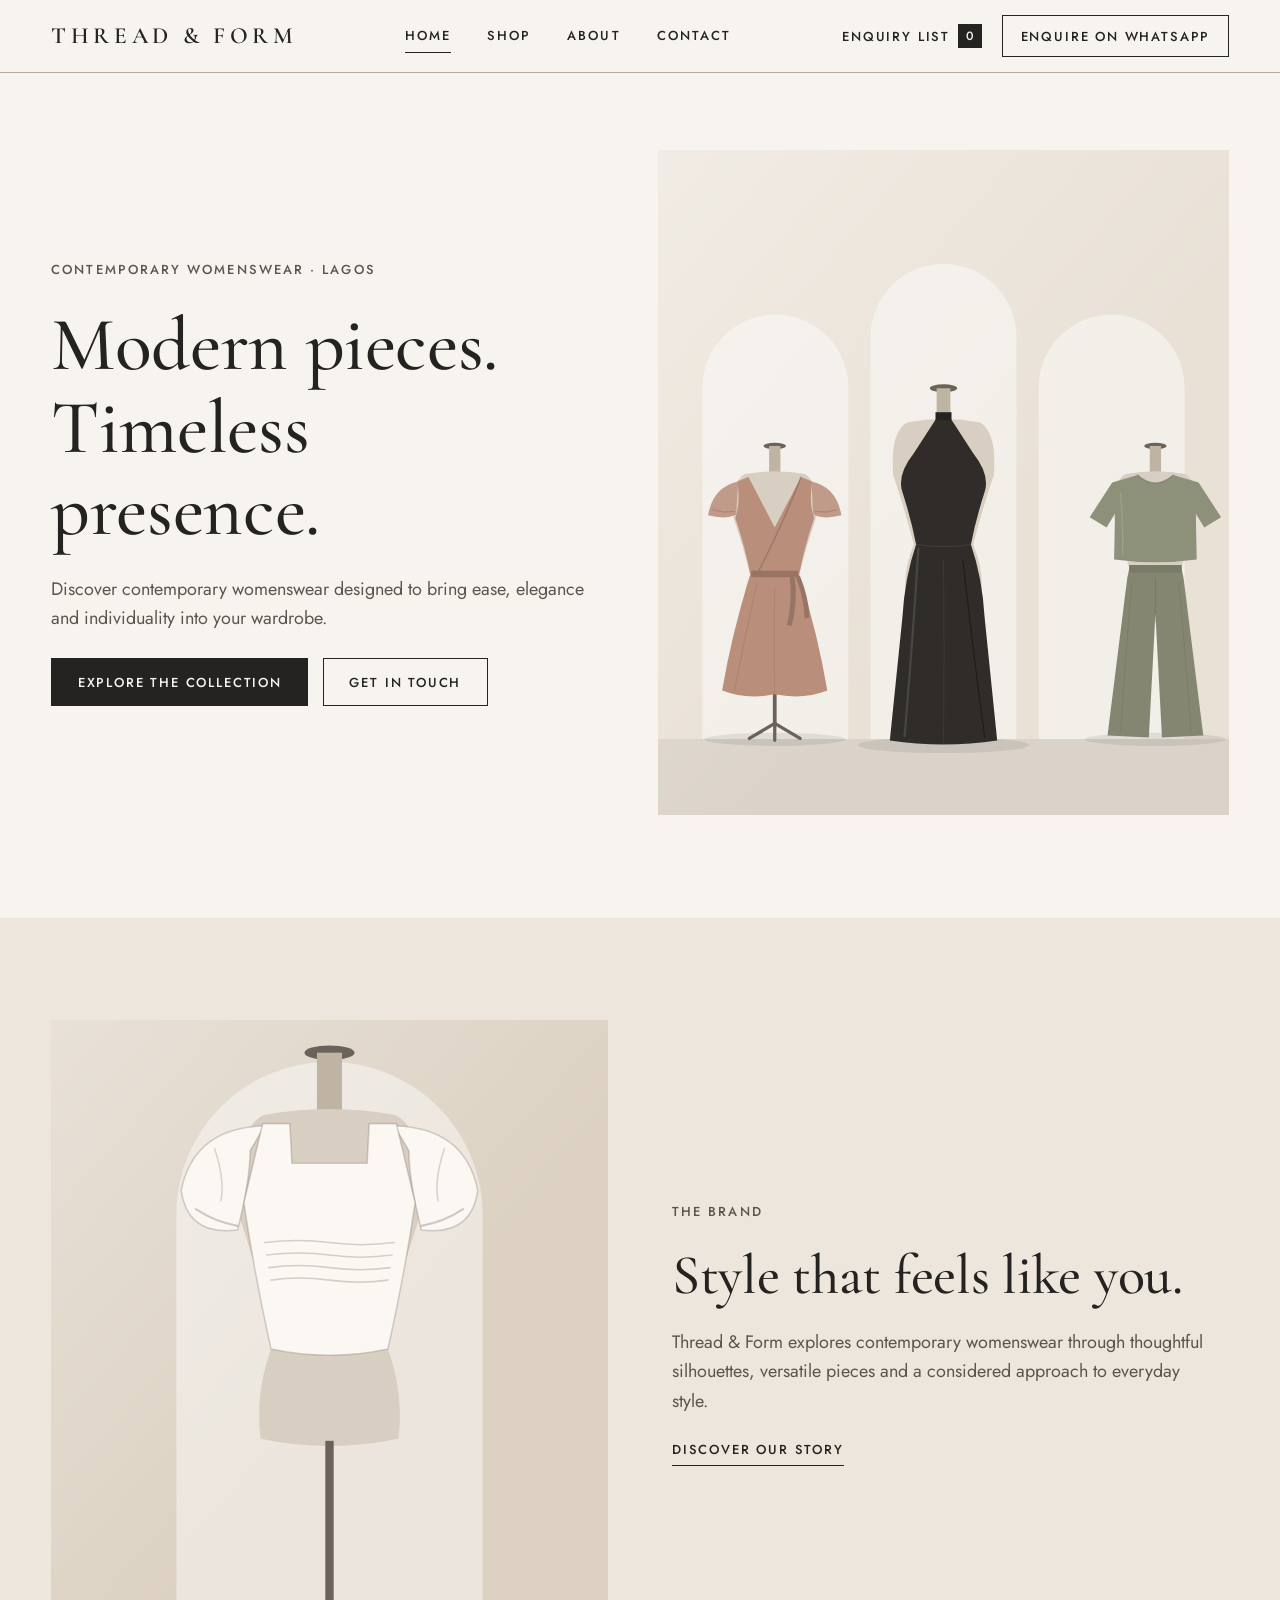
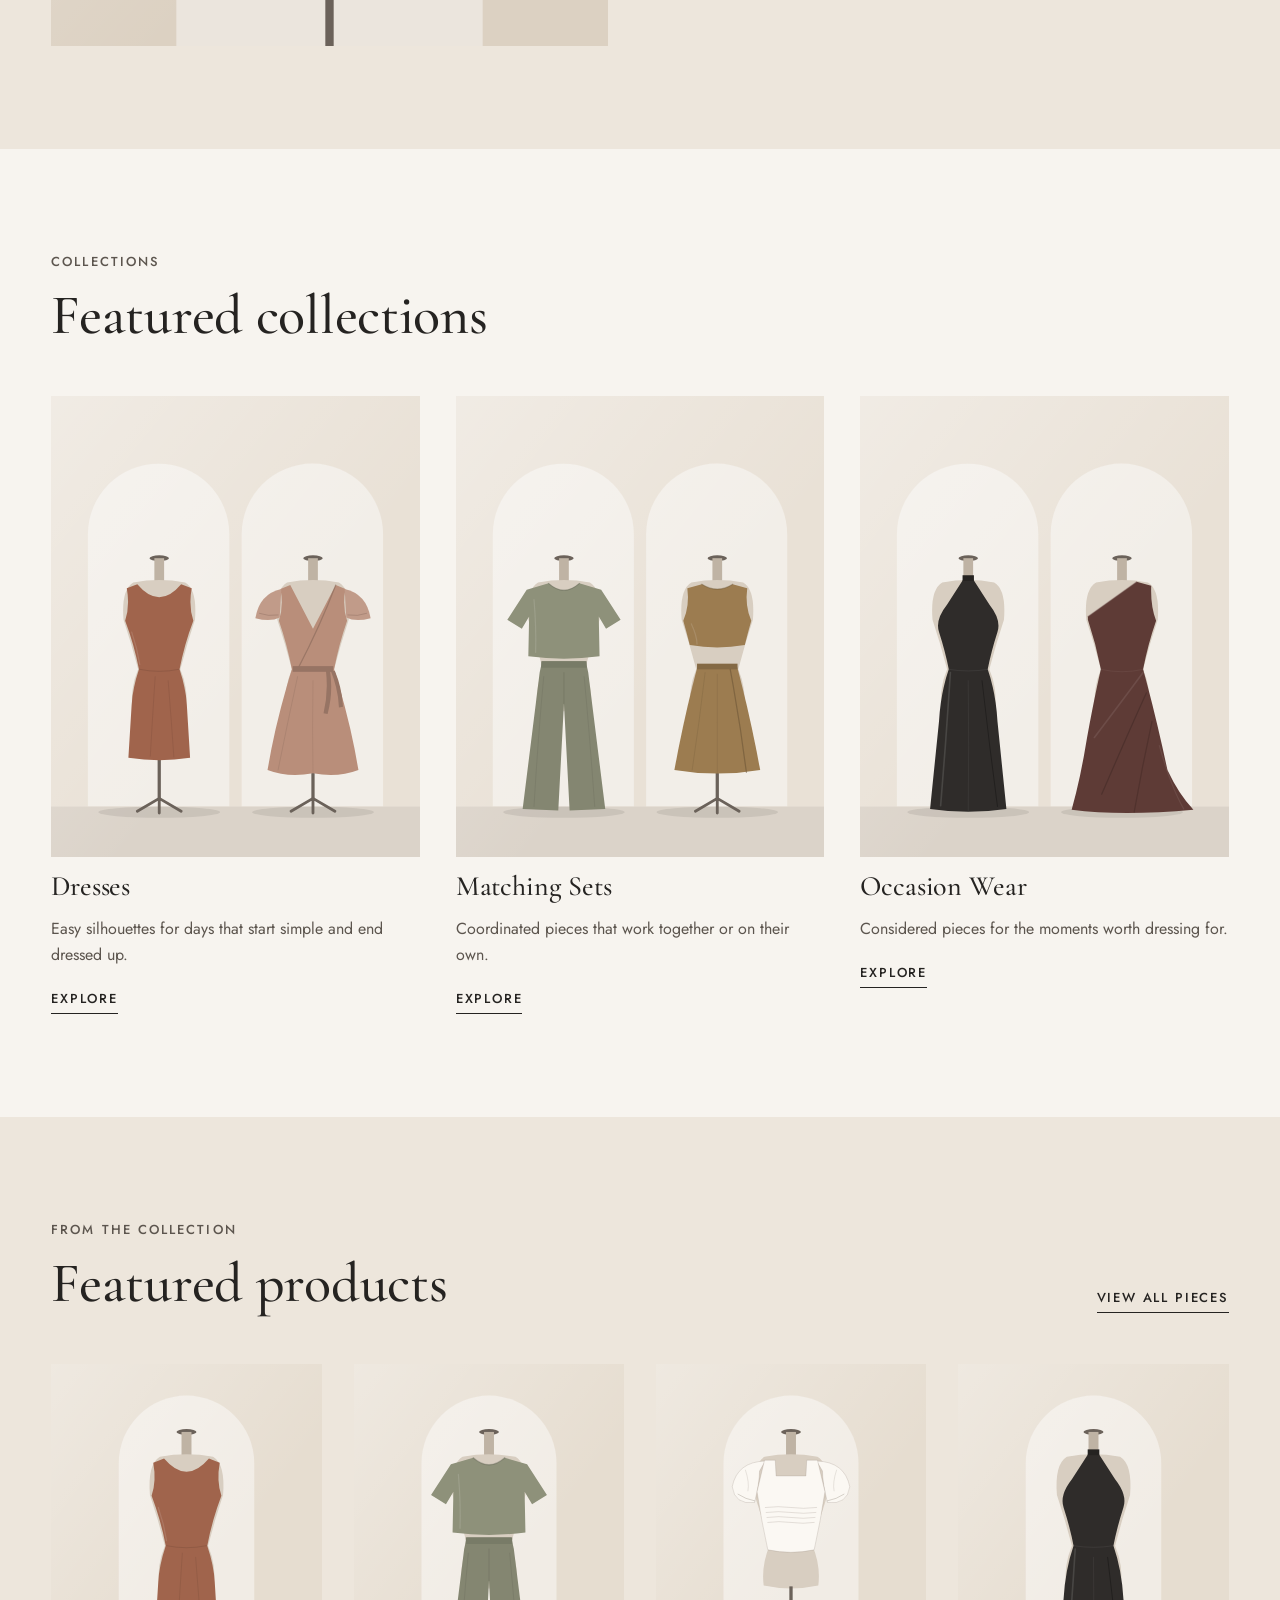
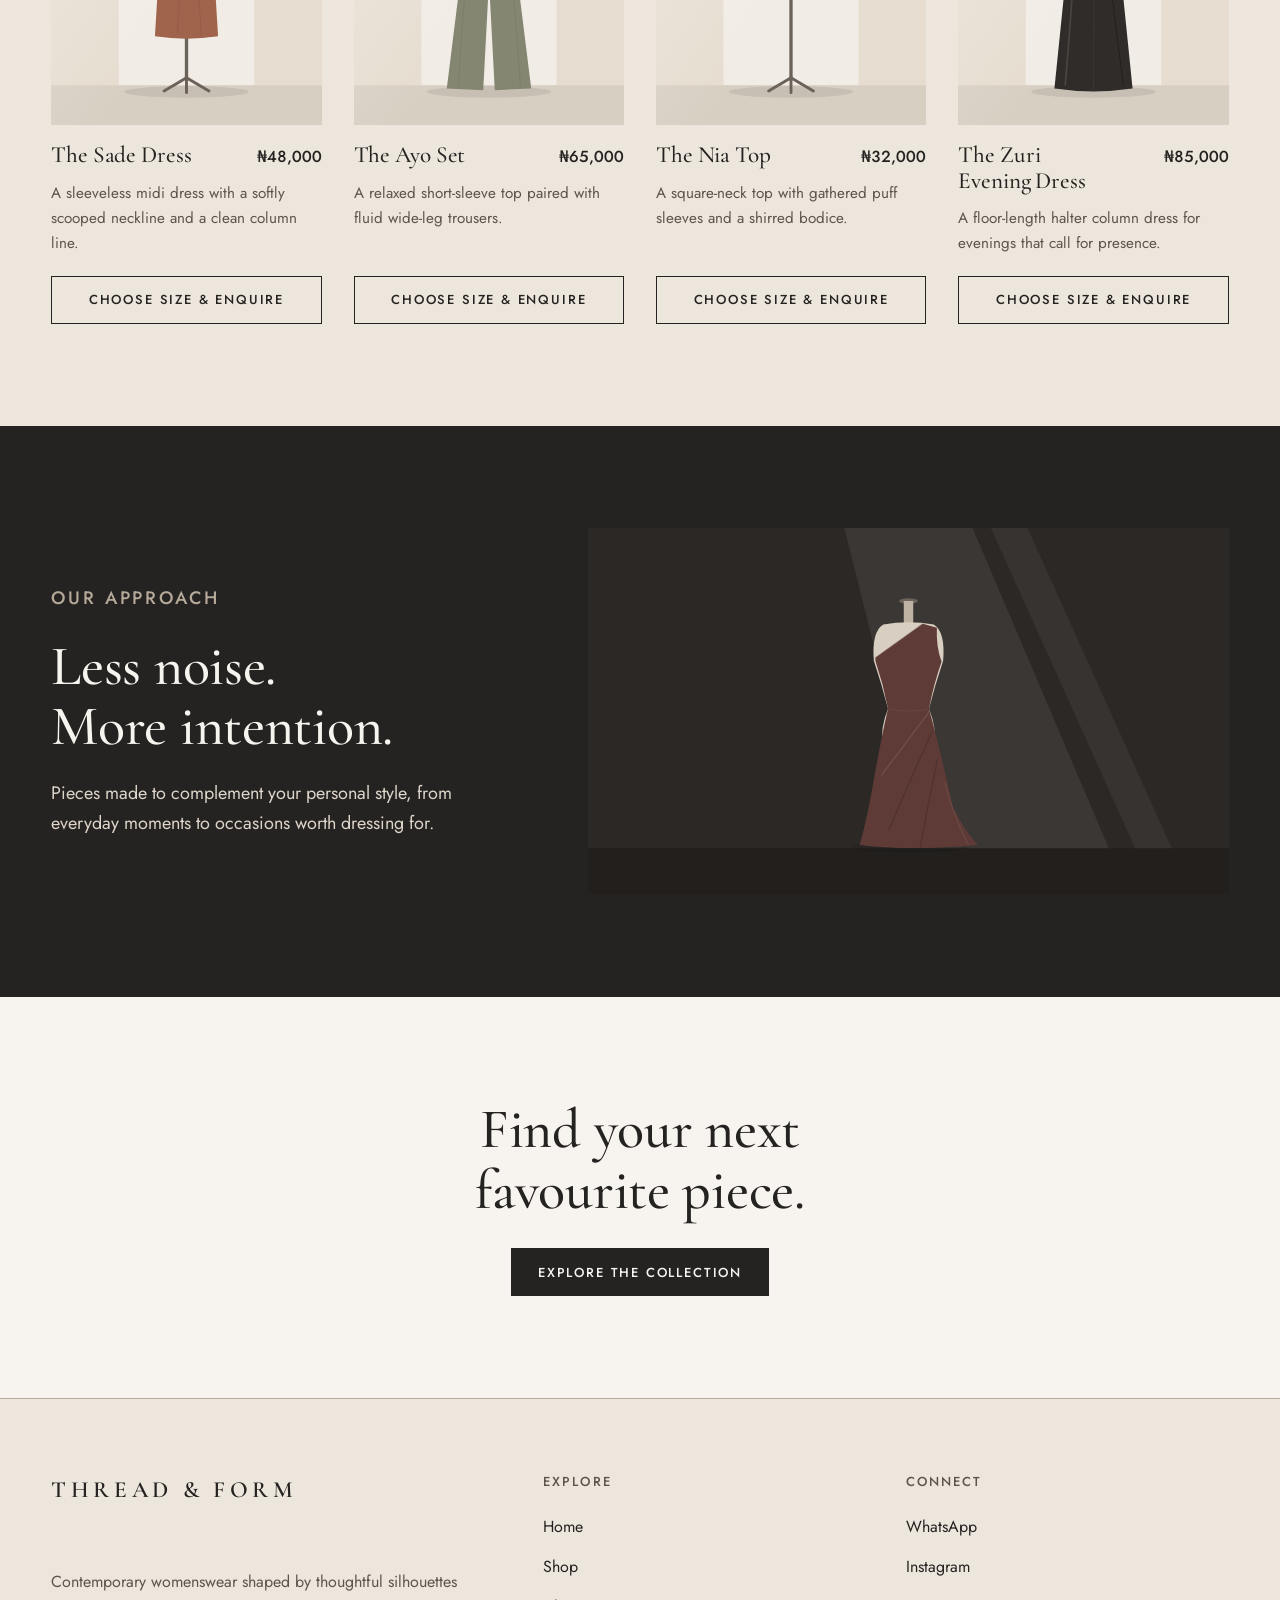
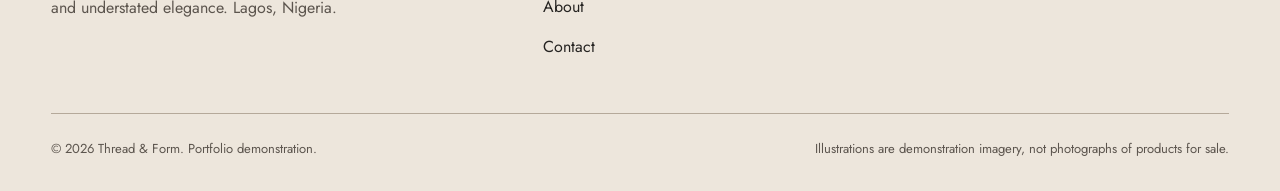
<file: index.html>
<!DOCTYPE html>
<html lang="en-NG">
<head>
<meta charset="utf-8">
<meta name="viewport" content="width=device-width, initial-scale=1">
<title>Thread &amp; Form | Contemporary Womenswear</title>
<meta name="description" content="Discover contemporary womenswear from Thread &amp; Form. Explore dresses, matching sets, tops and occasion wear.">
<meta property="og:title" content="Thread &amp; Form | Contemporary Womenswear">
<meta property="og:description" content="Discover contemporary womenswear from Thread &amp; Form. Explore dresses, matching sets, tops and occasion wear.">
<meta property="og:type" content="website">
<link rel="icon" href="data:image/svg+xml,%3Csvg xmlns='http://www.w3.org/2000/svg' viewBox='0 0 64 64'%3E%3Crect width='64' height='64' fill='%23252321'/%3E%3Ctext x='32' y='42' font-family='Georgia,serif' font-size='26' fill='%23F7F4EF' text-anchor='middle'%3ET%26amp;F%3C/text%3E%3C/svg%3E">
<link rel="preconnect" href="https://fonts.googleapis.com">
<link rel="preconnect" href="https://fonts.gstatic.com" crossorigin>
<link href="https://fonts.googleapis.com/css2?family=Cormorant+Garamond:wght@500;600&amp;family=Jost:wght@400;500&amp;display=swap" rel="stylesheet">
<link rel="stylesheet" href="styles.css">
</head>
<body>
<a class="skip-link" href="#main">Skip to content</a>
<header class="site-header">
  <div class="wrap header-inner">
    <a class="brand" href="index.html" aria-label="Thread &amp; Form, home">THREAD &amp; FORM</a>
    <nav class="site-nav" aria-label="Main">
      <ul class="nav-list"><li><a href="index.html" aria-current="page">Home</a></li><li><a href="shop.html">Shop</a></li><li><a href="about.html">About</a></li><li><a href="contact.html">Contact</a></li></ul>
    </nav>
    <div class="header-actions">
      <button class="list-btn" type="button" data-open-list aria-haspopup="dialog">Enquiry list <span class="list-count" data-list-count>0</span></button>
      <a class="btn btn-secondary header-wa" href="contact.html" data-whatsapp>Enquire on WhatsApp</a>
      <button class="menu-toggle" type="button" aria-expanded="false" aria-controls="mobile-menu">Menu</button>
    </div>
  </div>
  <nav id="mobile-menu" class="mobile-panel" aria-label="Main (mobile)" hidden>
    <ul><li><a href="index.html" aria-current="page">Home</a></li><li><a href="shop.html">Shop</a></li><li><a href="about.html">About</a></li><li><a href="contact.html">Contact</a></li></ul>
    <button class="btn btn-secondary" type="button" data-open-list aria-haspopup="dialog"><span>Enquiry list (<span data-list-count>0</span>)</span></button>
    <a class="btn btn-primary" href="contact.html" data-whatsapp>Enquire on WhatsApp</a>
  </nav>
</header>
<main id="main" tabindex="-1">

<section class="hero" aria-labelledby="hero-title">
  <div class="wrap hero-grid">
    <div class="hero-copy">
      <p class="label">Contemporary womenswear · Lagos</p>
      <h1 id="hero-title">Modern pieces. Timeless presence.</h1>
      <p class="lede">Discover contemporary womenswear designed to bring ease, elegance and individuality into your wardrobe.</p>
      <div class="btn-row">
        <a class="btn btn-primary" href="shop.html">Explore the Collection</a>
        <a class="btn btn-secondary" href="contact.html">Get in Touch</a>
      </div>
    </div>
    <div class="hero-media">
      <img src="hero.svg" alt="Demonstration illustration of three pieces on dress forms in arched alcoves: a clay wrap dress, a black halter evening dress and a sage matching set." width="900" height="1050" fetchpriority="high" decoding="async">
    </div>
  </div>
</section>

<section class="section section-cream" aria-labelledby="intro-title">
  <div class="wrap split">
    <div class="split-media"><img src="intro-nia.svg" alt="Demonstration illustration of an ivory puff-sleeve top on a dress form." width="800" height="900" loading="lazy" decoding="async"></div>
    <div class="split-copy">
      <p class="label">The brand</p>
      <h2 id="intro-title">Style that feels like you.</h2>
      <p class="lede">Thread &amp; Form explores contemporary womenswear through thoughtful silhouettes, versatile pieces and a considered approach to everyday style.</p>
      <a class="text-link" href="about.html">Discover Our Story</a>
    </div>
  </div>
</section>

<section class="section" aria-labelledby="collections-title">
  <div class="wrap">
    <div class="section-head"><div><p class="label">Collections</p><h2 id="collections-title">Featured collections</h2></div></div>
    <div class="collection-grid">
<article class="collection-card">
  <img src="collection-dresses.svg" alt="Demonstration illustration of two dresses: a rust midi dress and a clay wrap dress." width="600" height="750" loading="lazy" decoding="async">
  <h3>Dresses</h3>
  <p>Easy silhouettes for days that start simple and end dressed up.</p>
  <a class="text-link" href="shop.html#dresses" aria-label="Explore Dresses">Explore</a>
</article>
<article class="collection-card">
  <img src="collection-sets.svg" alt="Demonstration illustration of two matching sets: a sage top with wide-leg trousers, and an ochre crop top with a wrap skirt." width="600" height="750" loading="lazy" decoding="async">
  <h3>Matching Sets</h3>
  <p>Coordinated pieces that work together or on their own.</p>
  <a class="text-link" href="shop.html#matching-sets" aria-label="Explore Matching Sets">Explore</a>
</article>
<article class="collection-card">
  <img src="collection-occasion.svg" alt="Demonstration illustration of two evening pieces: a black halter column dress and a wine one-shoulder gown." width="600" height="750" loading="lazy" decoding="async">
  <h3>Occasion Wear</h3>
  <p>Considered pieces for the moments worth dressing for.</p>
  <a class="text-link" href="shop.html#occasion-wear" aria-label="Explore Occasion Wear">Explore</a>
</article>
    </div>
  </div>
</section>

<section class="section section-cream" aria-labelledby="featured-title">
  <div class="wrap">
    <div class="section-head">
      <div><p class="label">From the collection</p><h2 id="featured-title">Featured products</h2></div>
      <a class="text-link" href="shop.html">View all pieces</a>
    </div>
    <div class="product-grid">
<article class="product-card" data-category="dresses">
  <a class="media" href="product-sade.html" tabindex="-1" aria-hidden="true"><img src="product-sade.svg" alt="Demonstration illustration of The Sade Dress: a rust sleeveless midi dress with a scooped neckline, shown on a dress form." width="600" height="800" loading="lazy" decoding="async"></a>
  
  <div class="product-meta"><h3><a class="card-link" href="product-sade.html">The Sade Dress</a></h3><span class="price">₦48,000</span></div>
  <p class="desc">A sleeveless midi dress with a softly scooped neckline and a clean column line.</p>
  <a class="btn btn-secondary" href="product-sade.html" aria-label="Choose size and enquire about The Sade Dress">Choose size &amp; enquire</a>
</article>
<article class="product-card" data-category="matching-sets">
  <a class="media" href="product-ayo.html" tabindex="-1" aria-hidden="true"><img src="product-ayo.svg" alt="Demonstration illustration of The Ayo Set: a sage short-sleeve top with matching wide-leg trousers, shown on a dress form." width="600" height="800" loading="lazy" decoding="async"></a>
  
  <div class="product-meta"><h3><a class="card-link" href="product-ayo.html">The Ayo Set</a></h3><span class="price">₦65,000</span></div>
  <p class="desc">A relaxed short-sleeve top paired with fluid wide-leg trousers.</p>
  <a class="btn btn-secondary" href="product-ayo.html" aria-label="Choose size and enquire about The Ayo Set">Choose size &amp; enquire</a>
</article>
<article class="product-card" data-category="tops">
  <a class="media" href="product-nia.html" tabindex="-1" aria-hidden="true"><img src="product-nia.svg" alt="Demonstration illustration of The Nia Top: an ivory square-neck top with puff sleeves, shown on a dress form." width="600" height="800" loading="lazy" decoding="async"></a>
  
  <div class="product-meta"><h3><a class="card-link" href="product-nia.html">The Nia Top</a></h3><span class="price">₦32,000</span></div>
  <p class="desc">A square-neck top with gathered puff sleeves and a shirred bodice.</p>
  <a class="btn btn-secondary" href="product-nia.html" aria-label="Choose size and enquire about The Nia Top">Choose size &amp; enquire</a>
</article>
<article class="product-card" data-category="occasion-wear">
  <a class="media" href="product-zuri.html" tabindex="-1" aria-hidden="true"><img src="product-zuri.svg" alt="Demonstration illustration of The Zuri Evening Dress: a black floor-length halter-neck column dress, shown on a dress form." width="600" height="800" loading="lazy" decoding="async"></a>
  
  <div class="product-meta"><h3><a class="card-link" href="product-zuri.html">The Zuri Evening Dress</a></h3><span class="price">₦85,000</span></div>
  <p class="desc">A floor-length halter column dress for evenings that call for presence.</p>
  <a class="btn btn-secondary" href="product-zuri.html" aria-label="Choose size and enquire about The Zuri Evening Dress">Choose size &amp; enquire</a>
</article>
    </div>
  </div>
</section>

<section class="statement" aria-labelledby="statement-title">
  <div class="wrap statement-grid">
    <div class="split-copy">
      <p class="label">Our approach</p>
      <h2 id="statement-title">Less noise. More intention.</h2>
      <p>Pieces made to complement your personal style, from everyday moments to occasions worth dressing for.</p>
    </div>
    <img src="statement-kemi.svg" alt="Demonstration illustration of a wine one-shoulder gown on a dress form, lit by a shaft of window light in a dark room." width="1400" height="800" loading="lazy" decoding="async">
  </div>
</section>

<section class="section" aria-labelledby="cta-title">
  <div class="wrap cta-band">
    <h2 id="cta-title">Find your next favourite piece.</h2>
    <a class="btn btn-primary" href="shop.html">Explore the Collection</a>
  </div>
</section>

</main>
<footer class="site-footer">
  <div class="wrap">
    <div class="footer-grid">
      <div class="footer-brand">
        <a class="brand" href="index.html">THREAD &amp; FORM</a>
        <p>Contemporary womenswear shaped by thoughtful silhouettes and understated elegance. Lagos, Nigeria.</p>
      </div>
      <nav class="footer-col" aria-label="Footer">
        <p class="footer-title">Explore</p>
        <ul>
          <li><a href="index.html">Home</a></li>
          <li><a href="shop.html">Shop</a></li>
          <li><a href="about.html">About</a></li>
          <li><a href="contact.html">Contact</a></li>
        </ul>
      </nav>
      <div class="footer-col">
        <p class="footer-title">Connect</p>
        <ul>
          <li><a href="contact.html" data-whatsapp>WhatsApp</a></li>
          <li><a href="contact.html" data-instagram>Instagram</a></li>
        </ul>
        <p class="small" data-wa-placeholder>WhatsApp: placeholder until a number is added.</p>
        <p class="small" data-ig-placeholder>Instagram: placeholder until a profile is linked.</p>
      </div>
    </div>
    <div class="footer-base">
      <p>© <span data-year>2026</span> Thread &amp; Form. Portfolio demonstration.</p>
      <p>Illustrations are demonstration imagery, not photographs of products for sale.</p>
    </div>
  </div>
</footer>

<dialog id="notice" class="notice" aria-labelledby="notice-title">
  <div class="notice-body">
    <p class="label">Placeholder</p>
    <h2 id="notice-title">Not set up yet</h2>
    <p id="notice-text"></p>
    <blockquote id="notice-message" hidden></blockquote>
    <p id="notice-status" class="copy-status" aria-live="polite"></p>
    <div class="btn-row">
      <button type="button" class="btn btn-primary" id="notice-copy" hidden>Copy message</button>
      <button type="button" class="btn btn-secondary" data-close>Close</button>
    </div>
  </div>
</dialog>
<dialog id="enquiry-list" class="notice list-dialog" aria-labelledby="list-title">
  <div class="notice-body">
    <h2 id="list-title">Your enquiry list</h2>
    <p class="list-intro">Send all these pieces to Thread &amp; Form in one WhatsApp message. Nothing is charged here.</p>
    <ul class="list-items" id="list-items"></ul>
    <p class="list-empty" id="list-empty">Your list is empty. <a href="shop.html">Browse the collection</a> and choose a size to add a piece.</p>
    <p class="list-total" id="list-total"></p>
    <p class="list-storage" id="list-storage" hidden>This browser is not saving your list, so it will empty if you leave this page.</p>
    <p class="copy-status" id="list-status" aria-live="polite"></p>
    <div class="btn-row">
      <a class="btn btn-primary" id="list-send" href="contact.html">Send list on WhatsApp</a>
      <button type="button" class="btn btn-secondary" id="list-clear">Clear list</button>
      <button type="button" class="btn btn-secondary" data-close-list>Close</button>
    </div>
  </div>
</dialog>
<div class="list-bar" data-list-bar hidden>
  <button type="button" class="btn btn-primary btn-block" data-open-list aria-haspopup="dialog"><span>View enquiry list (<span data-list-count>0</span>)</span></button>
</div>
<script src="main.js"></script>
</body>
</html>
</file>
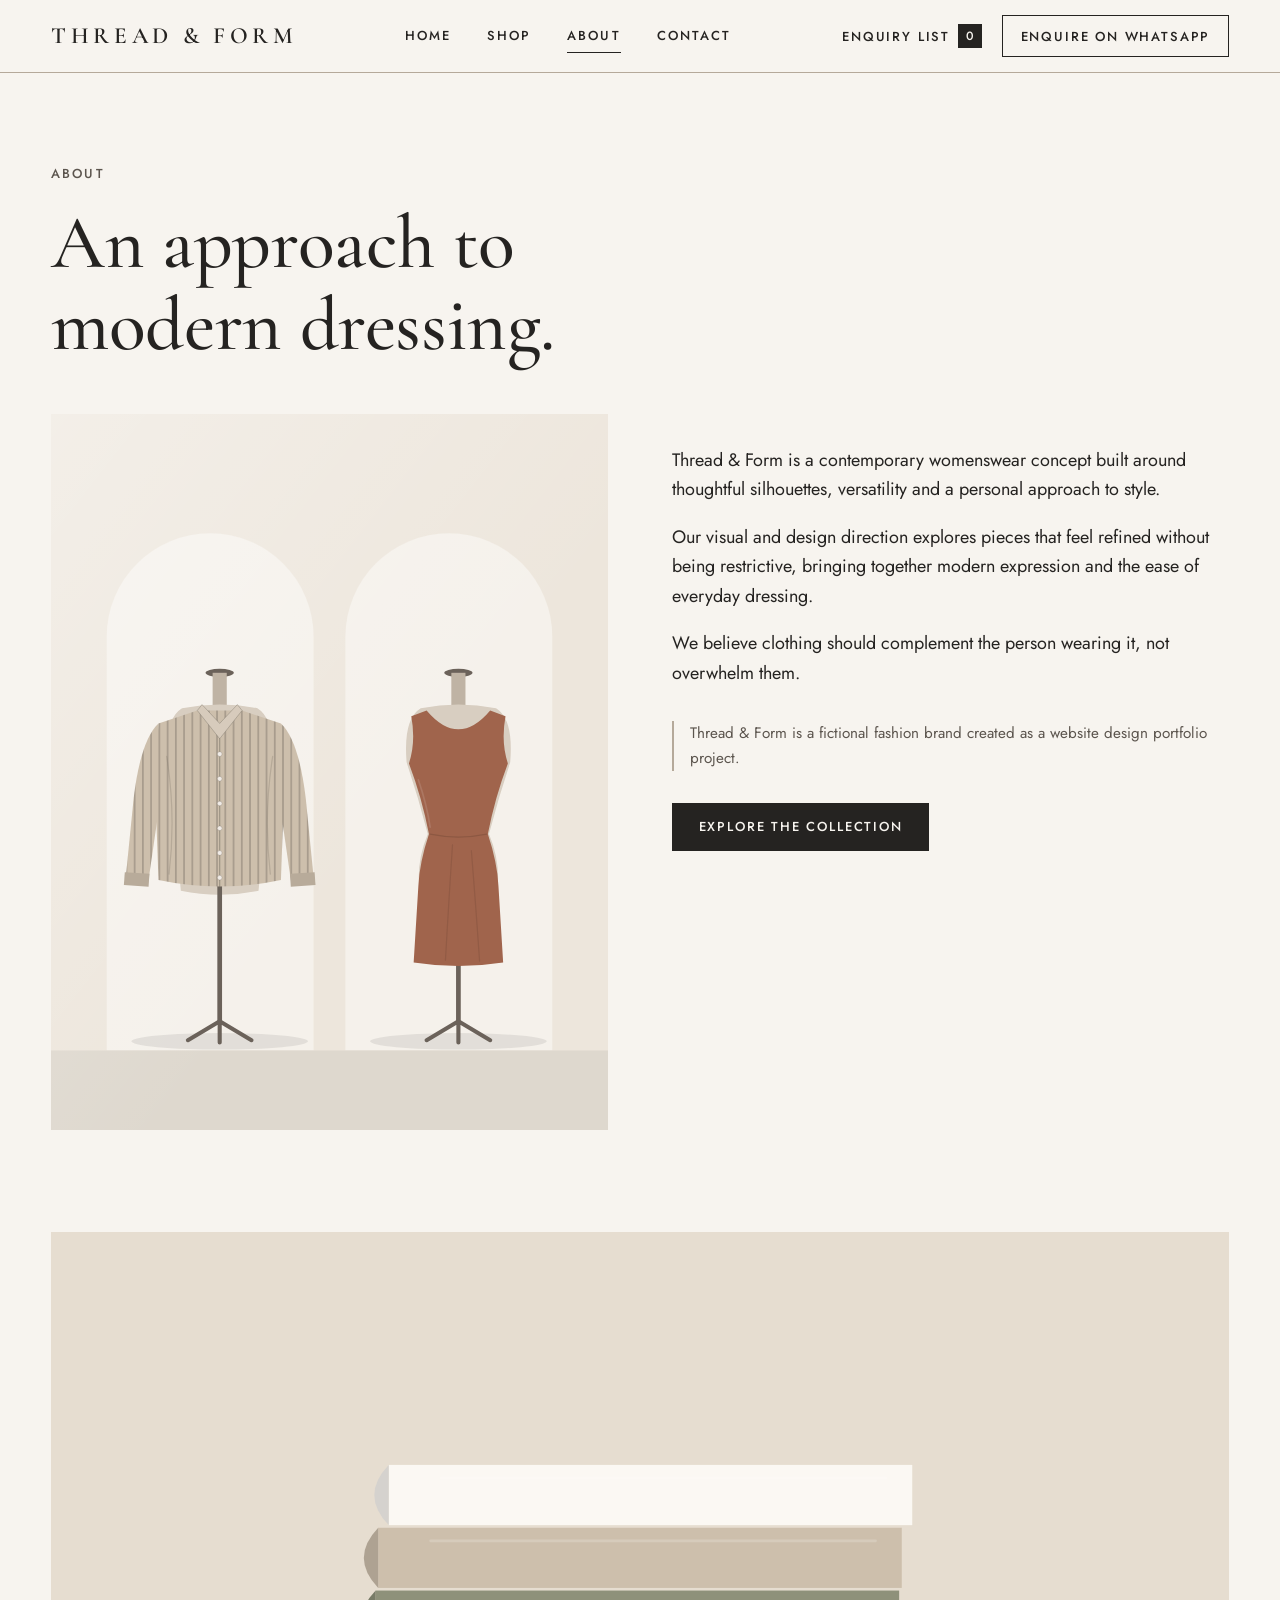
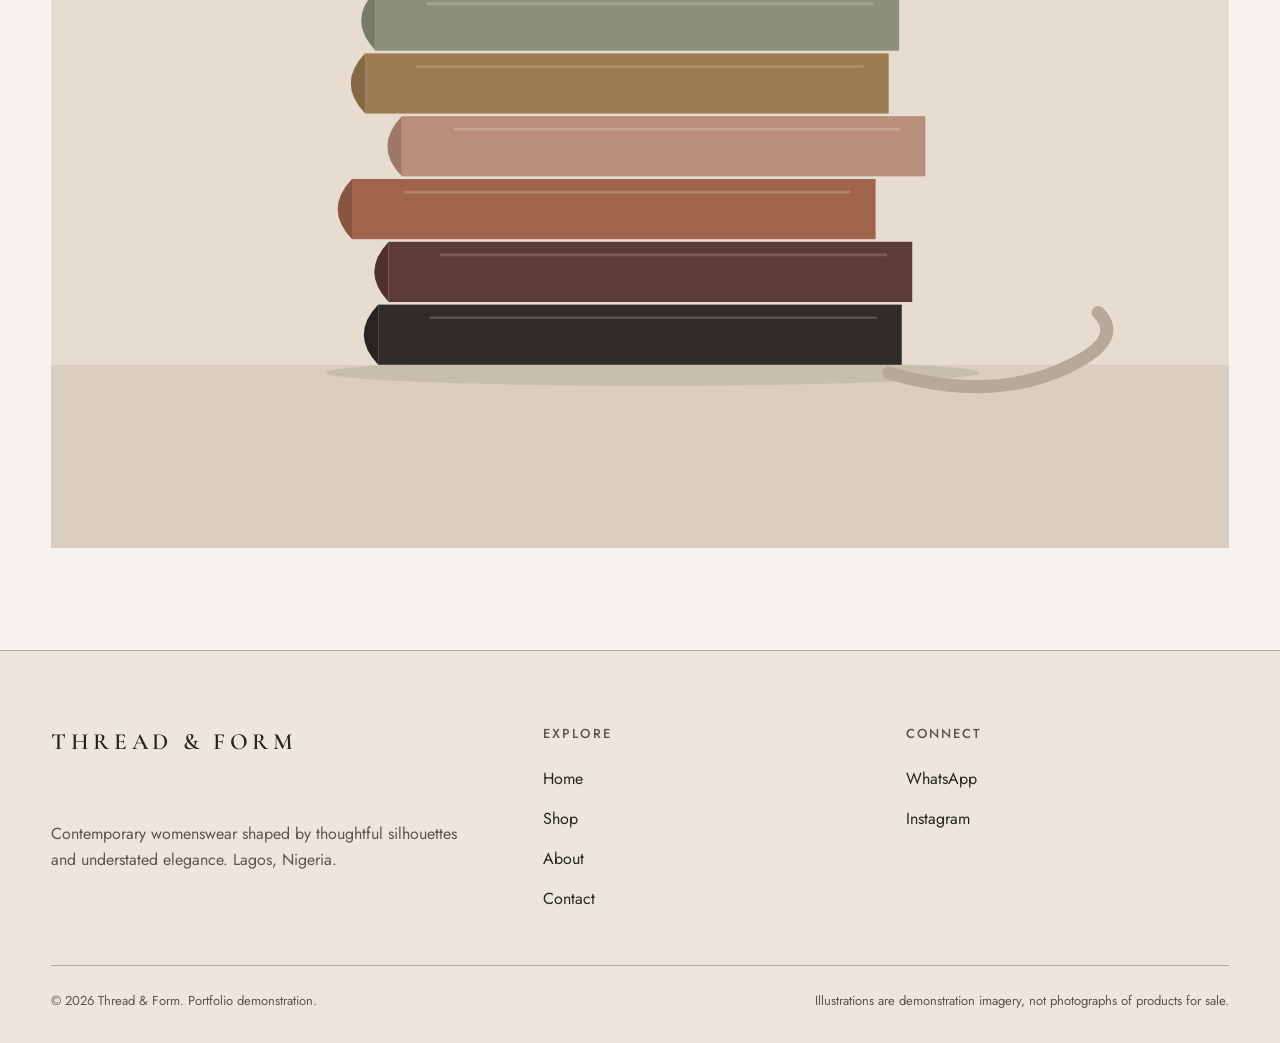
<file: about.html>
<!DOCTYPE html>
<html lang="en-NG">
<head>
<meta charset="utf-8">
<meta name="viewport" content="width=device-width, initial-scale=1">
<title>About | Thread &amp; Form</title>
<meta name="description" content="Thread &amp; Form is a contemporary womenswear concept built around thoughtful silhouettes, versatility and a personal approach to style.">
<meta property="og:title" content="About | Thread &amp; Form">
<meta property="og:description" content="Thread &amp; Form is a contemporary womenswear concept built around thoughtful silhouettes, versatility and a personal approach to style.">
<meta property="og:type" content="website">
<link rel="icon" href="data:image/svg+xml,%3Csvg xmlns='http://www.w3.org/2000/svg' viewBox='0 0 64 64'%3E%3Crect width='64' height='64' fill='%23252321'/%3E%3Ctext x='32' y='42' font-family='Georgia,serif' font-size='26' fill='%23F7F4EF' text-anchor='middle'%3ET%26amp;F%3C/text%3E%3C/svg%3E">
<link rel="preconnect" href="https://fonts.googleapis.com">
<link rel="preconnect" href="https://fonts.gstatic.com" crossorigin>
<link href="https://fonts.googleapis.com/css2?family=Cormorant+Garamond:wght@500;600&amp;family=Jost:wght@400;500&amp;display=swap" rel="stylesheet">
<link rel="stylesheet" href="styles.css">
</head>
<body>
<a class="skip-link" href="#main">Skip to content</a>
<header class="site-header">
  <div class="wrap header-inner">
    <a class="brand" href="index.html" aria-label="Thread &amp; Form, home">THREAD &amp; FORM</a>
    <nav class="site-nav" aria-label="Main">
      <ul class="nav-list"><li><a href="index.html">Home</a></li><li><a href="shop.html">Shop</a></li><li><a href="about.html" aria-current="page">About</a></li><li><a href="contact.html">Contact</a></li></ul>
    </nav>
    <div class="header-actions">
      <button class="list-btn" type="button" data-open-list aria-haspopup="dialog">Enquiry list <span class="list-count" data-list-count>0</span></button>
      <a class="btn btn-secondary header-wa" href="contact.html" data-whatsapp>Enquire on WhatsApp</a>
      <button class="menu-toggle" type="button" aria-expanded="false" aria-controls="mobile-menu">Menu</button>
    </div>
  </div>
  <nav id="mobile-menu" class="mobile-panel" aria-label="Main (mobile)" hidden>
    <ul><li><a href="index.html">Home</a></li><li><a href="shop.html">Shop</a></li><li><a href="about.html" aria-current="page">About</a></li><li><a href="contact.html">Contact</a></li></ul>
    <button class="btn btn-secondary" type="button" data-open-list aria-haspopup="dialog"><span>Enquiry list (<span data-list-count>0</span>)</span></button>
    <a class="btn btn-primary" href="contact.html" data-whatsapp>Enquire on WhatsApp</a>
  </nav>
</header>
<main id="main" tabindex="-1">

<div class="wrap">
  <header class="page-intro">
    <p class="label">About</p>
    <h1>An approach to modern dressing.</h1>
  </header>
  <div class="about-grid">
    <div class="tall"><img src="about-pair.svg" alt="Demonstration illustration of a striped oversized shirt and a rust midi dress on dress forms." width="700" height="900" fetchpriority="high" decoding="async"></div>
    <div class="about-copy">
      <div class="prose">
        <p>Thread &amp; Form is a contemporary womenswear concept built around thoughtful silhouettes, versatility and a personal approach to style.</p>
        <p>Our visual and design direction explores pieces that feel refined without being restrictive, bringing together modern expression and the ease of everyday dressing.</p>
        <p>We believe clothing should complement the person wearing it, not overwhelm them.</p>
      </div>
      <p class="fictional-note">Thread &amp; Form is a fictional fashion brand created as a website design portfolio project.</p>
      <a class="btn btn-primary" href="shop.html">Explore the Collection</a>
    </div>
  </div>
</div>
<div class="section">
  <figure class="wrap about-wide">
    <img src="about-fabrics.svg" alt="Demonstration illustration of folded fabrics stacked on a table in the collection&#x27;s colours: black, wine, rust, clay, ochre, sage, stone and ivory." width="900" height="700" loading="lazy" decoding="async">
  </figure>
</div>

</main>
<footer class="site-footer">
  <div class="wrap">
    <div class="footer-grid">
      <div class="footer-brand">
        <a class="brand" href="index.html">THREAD &amp; FORM</a>
        <p>Contemporary womenswear shaped by thoughtful silhouettes and understated elegance. Lagos, Nigeria.</p>
      </div>
      <nav class="footer-col" aria-label="Footer">
        <p class="footer-title">Explore</p>
        <ul>
          <li><a href="index.html">Home</a></li>
          <li><a href="shop.html">Shop</a></li>
          <li><a href="about.html">About</a></li>
          <li><a href="contact.html">Contact</a></li>
        </ul>
      </nav>
      <div class="footer-col">
        <p class="footer-title">Connect</p>
        <ul>
          <li><a href="contact.html" data-whatsapp>WhatsApp</a></li>
          <li><a href="contact.html" data-instagram>Instagram</a></li>
        </ul>
        <p class="small" data-wa-placeholder>WhatsApp: placeholder until a number is added.</p>
        <p class="small" data-ig-placeholder>Instagram: placeholder until a profile is linked.</p>
      </div>
    </div>
    <div class="footer-base">
      <p>© <span data-year>2026</span> Thread &amp; Form. Portfolio demonstration.</p>
      <p>Illustrations are demonstration imagery, not photographs of products for sale.</p>
    </div>
  </div>
</footer>

<dialog id="notice" class="notice" aria-labelledby="notice-title">
  <div class="notice-body">
    <p class="label">Placeholder</p>
    <h2 id="notice-title">Not set up yet</h2>
    <p id="notice-text"></p>
    <blockquote id="notice-message" hidden></blockquote>
    <p id="notice-status" class="copy-status" aria-live="polite"></p>
    <div class="btn-row">
      <button type="button" class="btn btn-primary" id="notice-copy" hidden>Copy message</button>
      <button type="button" class="btn btn-secondary" data-close>Close</button>
    </div>
  </div>
</dialog>
<dialog id="enquiry-list" class="notice list-dialog" aria-labelledby="list-title">
  <div class="notice-body">
    <h2 id="list-title">Your enquiry list</h2>
    <p class="list-intro">Send all these pieces to Thread &amp; Form in one WhatsApp message. Nothing is charged here.</p>
    <ul class="list-items" id="list-items"></ul>
    <p class="list-empty" id="list-empty">Your list is empty. <a href="shop.html">Browse the collection</a> and choose a size to add a piece.</p>
    <p class="list-total" id="list-total"></p>
    <p class="list-storage" id="list-storage" hidden>This browser is not saving your list, so it will empty if you leave this page.</p>
    <p class="copy-status" id="list-status" aria-live="polite"></p>
    <div class="btn-row">
      <a class="btn btn-primary" id="list-send" href="contact.html">Send list on WhatsApp</a>
      <button type="button" class="btn btn-secondary" id="list-clear">Clear list</button>
      <button type="button" class="btn btn-secondary" data-close-list>Close</button>
    </div>
  </div>
</dialog>
<div class="list-bar" data-list-bar hidden>
  <button type="button" class="btn btn-primary btn-block" data-open-list aria-haspopup="dialog"><span>View enquiry list (<span data-list-count>0</span>)</span></button>
</div>
<script src="main.js"></script>
</body>
</html>
</file>
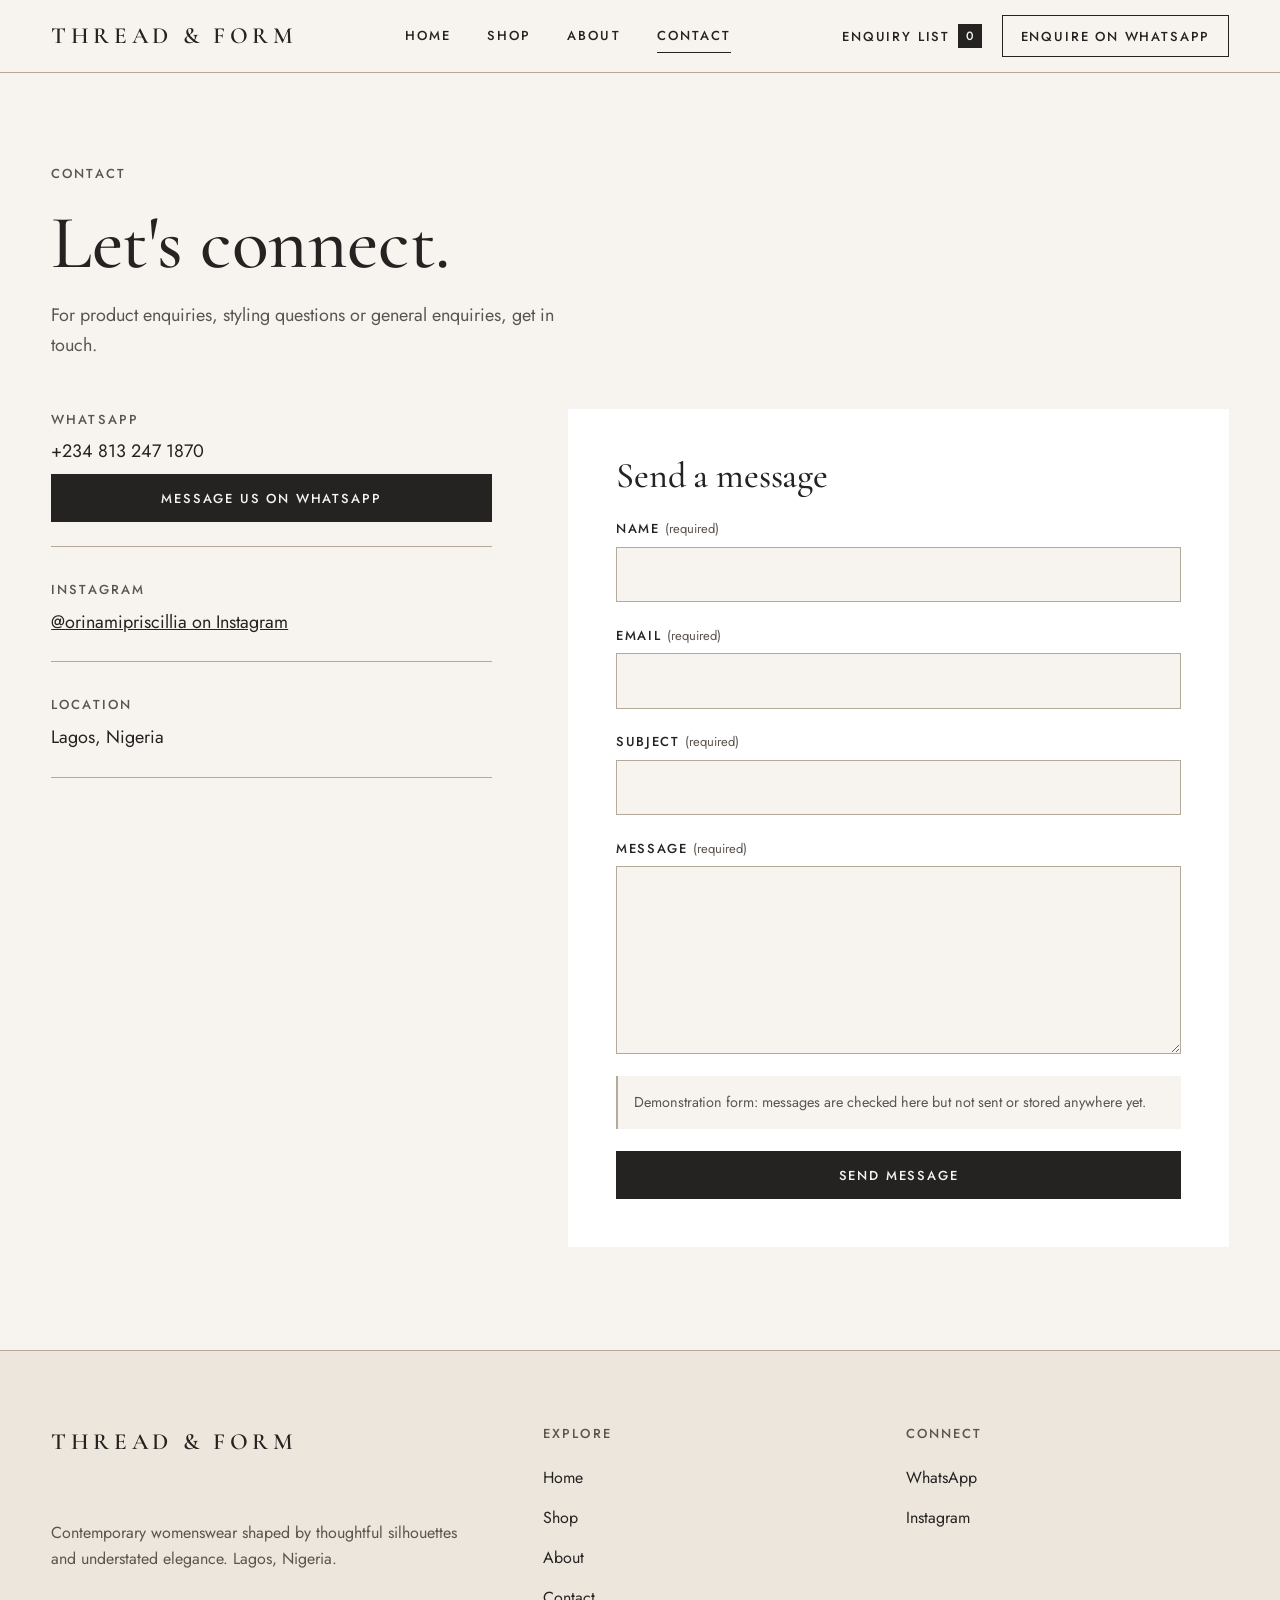
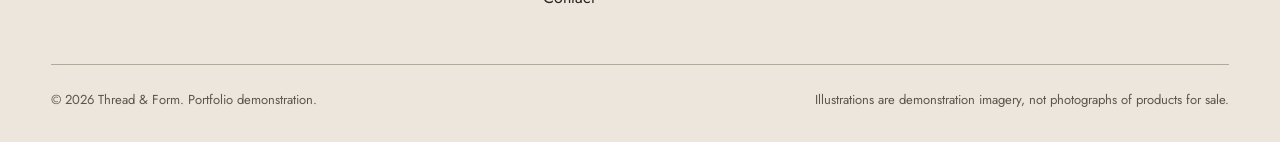
<file: contact.html>
<!DOCTYPE html>
<html lang="en-NG">
<head>
<meta charset="utf-8">
<meta name="viewport" content="width=device-width, initial-scale=1">
<title>Contact | Thread &amp; Form</title>
<meta name="description" content="Get in touch with Thread &amp; Form in Lagos, Nigeria, for product enquiries, styling questions or general enquiries.">
<meta property="og:title" content="Contact | Thread &amp; Form">
<meta property="og:description" content="Get in touch with Thread &amp; Form in Lagos, Nigeria, for product enquiries, styling questions or general enquiries.">
<meta property="og:type" content="website">
<link rel="icon" href="data:image/svg+xml,%3Csvg xmlns='http://www.w3.org/2000/svg' viewBox='0 0 64 64'%3E%3Crect width='64' height='64' fill='%23252321'/%3E%3Ctext x='32' y='42' font-family='Georgia,serif' font-size='26' fill='%23F7F4EF' text-anchor='middle'%3ET%26amp;F%3C/text%3E%3C/svg%3E">
<link rel="preconnect" href="https://fonts.googleapis.com">
<link rel="preconnect" href="https://fonts.gstatic.com" crossorigin>
<link href="https://fonts.googleapis.com/css2?family=Cormorant+Garamond:wght@500;600&amp;family=Jost:wght@400;500&amp;display=swap" rel="stylesheet">
<link rel="stylesheet" href="styles.css">
</head>
<body>
<a class="skip-link" href="#main">Skip to content</a>
<header class="site-header">
  <div class="wrap header-inner">
    <a class="brand" href="index.html" aria-label="Thread &amp; Form, home">THREAD &amp; FORM</a>
    <nav class="site-nav" aria-label="Main">
      <ul class="nav-list"><li><a href="index.html">Home</a></li><li><a href="shop.html">Shop</a></li><li><a href="about.html">About</a></li><li><a href="contact.html" aria-current="page">Contact</a></li></ul>
    </nav>
    <div class="header-actions">
      <button class="list-btn" type="button" data-open-list aria-haspopup="dialog">Enquiry list <span class="list-count" data-list-count>0</span></button>
      <a class="btn btn-secondary header-wa" href="contact.html" data-whatsapp>Enquire on WhatsApp</a>
      <button class="menu-toggle" type="button" aria-expanded="false" aria-controls="mobile-menu">Menu</button>
    </div>
  </div>
  <nav id="mobile-menu" class="mobile-panel" aria-label="Main (mobile)" hidden>
    <ul><li><a href="index.html">Home</a></li><li><a href="shop.html">Shop</a></li><li><a href="about.html">About</a></li><li><a href="contact.html" aria-current="page">Contact</a></li></ul>
    <button class="btn btn-secondary" type="button" data-open-list aria-haspopup="dialog"><span>Enquiry list (<span data-list-count>0</span>)</span></button>
    <a class="btn btn-primary" href="contact.html" data-whatsapp>Enquire on WhatsApp</a>
  </nav>
</header>
<main id="main" tabindex="-1">

<div class="wrap">
  <header class="page-intro">
    <p class="label">Contact</p>
    <h1>Let's connect.</h1>
    <p class="lede">For product enquiries, styling questions or general enquiries, get in touch.</p>
  </header>
  <div class="contact-grid">
    <div class="contact-details">
      <div class="detail" id="whatsapp">
        <p class="label">WhatsApp</p>
        <p class="value" data-whatsapp-number>[INSERT WHATSAPP NUMBER WITH COUNTRY CODE]</p>
        <span class="placeholder-tag" data-wa-placeholder>Placeholder: number not added yet</span>
        <a class="btn btn-primary" href="#whatsapp" data-whatsapp>Message us on WhatsApp</a>
      </div>
      <div class="detail">
        <p class="label">Instagram</p>
        <a class="value" href="contact.html" data-instagram data-instagram-label>Follow Thread &amp; Form on Instagram</a>
        <span class="placeholder-tag" data-ig-placeholder>Placeholder: profile not linked yet</span>
      </div>
      <div class="detail">
        <p class="label">Location</p>
        <p class="value">Lagos, Nigeria</p>
      </div>
    </div>

    <form class="contact-form" id="contact-form" novalidate aria-labelledby="form-title">
      <h2 id="form-title">Send a message</h2>
      <div class="field">
  <label for="name">Name <span class="req">(required)</span></label>
  <input id="name" name="name" type="text" required aria-describedby="name-error" autocomplete="name">
  <p class="field-error" id="name-error" aria-live="polite"></p>
</div>
      <div class="field">
  <label for="email">Email <span class="req">(required)</span></label>
  <input id="email" name="email" type="email" required aria-describedby="email-error" autocomplete="email">
  <p class="field-error" id="email-error" aria-live="polite"></p>
</div>
      <div class="field">
  <label for="subject">Subject <span class="req">(required)</span></label>
  <input id="subject" name="subject" type="text" required aria-describedby="subject-error">
  <p class="field-error" id="subject-error" aria-live="polite"></p>
</div>
      <div class="field">
  <label for="message">Message <span class="req">(required)</span></label>
  <textarea id="message" name="message" required aria-describedby="message-error" rows="6"></textarea>
  <p class="field-error" id="message-error" aria-live="polite"></p>
</div>
      <p class="form-note">Demonstration form: messages are checked here but not sent or stored anywhere yet.</p>
      <button type="submit" class="btn btn-primary">Send Message</button>
      <div class="form-success" id="form-success" tabindex="-1" role="status" hidden>
        <h3>Thank you, <span id="success-name"></span>.</h3>
        <p>Your message passed all checks. Because this is a demonstration, it was not sent to anyone. Once a form service is connected, messages like this will reach the Thread &amp; Form inbox.</p>
      </div>
    </form>
  </div>
</div>

</main>
<footer class="site-footer">
  <div class="wrap">
    <div class="footer-grid">
      <div class="footer-brand">
        <a class="brand" href="index.html">THREAD &amp; FORM</a>
        <p>Contemporary womenswear shaped by thoughtful silhouettes and understated elegance. Lagos, Nigeria.</p>
      </div>
      <nav class="footer-col" aria-label="Footer">
        <p class="footer-title">Explore</p>
        <ul>
          <li><a href="index.html">Home</a></li>
          <li><a href="shop.html">Shop</a></li>
          <li><a href="about.html">About</a></li>
          <li><a href="contact.html">Contact</a></li>
        </ul>
      </nav>
      <div class="footer-col">
        <p class="footer-title">Connect</p>
        <ul>
          <li><a href="contact.html" data-whatsapp>WhatsApp</a></li>
          <li><a href="contact.html" data-instagram>Instagram</a></li>
        </ul>
        <p class="small" data-wa-placeholder>WhatsApp: placeholder until a number is added.</p>
        <p class="small" data-ig-placeholder>Instagram: placeholder until a profile is linked.</p>
      </div>
    </div>
    <div class="footer-base">
      <p>© <span data-year>2026</span> Thread &amp; Form. Portfolio demonstration.</p>
      <p>Illustrations are demonstration imagery, not photographs of products for sale.</p>
    </div>
  </div>
</footer>

<dialog id="notice" class="notice" aria-labelledby="notice-title">
  <div class="notice-body">
    <p class="label">Placeholder</p>
    <h2 id="notice-title">Not set up yet</h2>
    <p id="notice-text"></p>
    <blockquote id="notice-message" hidden></blockquote>
    <p id="notice-status" class="copy-status" aria-live="polite"></p>
    <div class="btn-row">
      <button type="button" class="btn btn-primary" id="notice-copy" hidden>Copy message</button>
      <button type="button" class="btn btn-secondary" data-close>Close</button>
    </div>
  </div>
</dialog>
<dialog id="enquiry-list" class="notice list-dialog" aria-labelledby="list-title">
  <div class="notice-body">
    <h2 id="list-title">Your enquiry list</h2>
    <p class="list-intro">Send all these pieces to Thread &amp; Form in one WhatsApp message. Nothing is charged here.</p>
    <ul class="list-items" id="list-items"></ul>
    <p class="list-empty" id="list-empty">Your list is empty. <a href="shop.html">Browse the collection</a> and choose a size to add a piece.</p>
    <p class="list-total" id="list-total"></p>
    <p class="list-storage" id="list-storage" hidden>This browser is not saving your list, so it will empty if you leave this page.</p>
    <p class="copy-status" id="list-status" aria-live="polite"></p>
    <div class="btn-row">
      <a class="btn btn-primary" id="list-send" href="contact.html">Send list on WhatsApp</a>
      <button type="button" class="btn btn-secondary" id="list-clear">Clear list</button>
      <button type="button" class="btn btn-secondary" data-close-list>Close</button>
    </div>
  </div>
</dialog>
<div class="list-bar" data-list-bar hidden>
  <button type="button" class="btn btn-primary btn-block" data-open-list aria-haspopup="dialog"><span>View enquiry list (<span data-list-count>0</span>)</span></button>
</div>
<script src="main.js"></script>
</body>
</html>
</file>
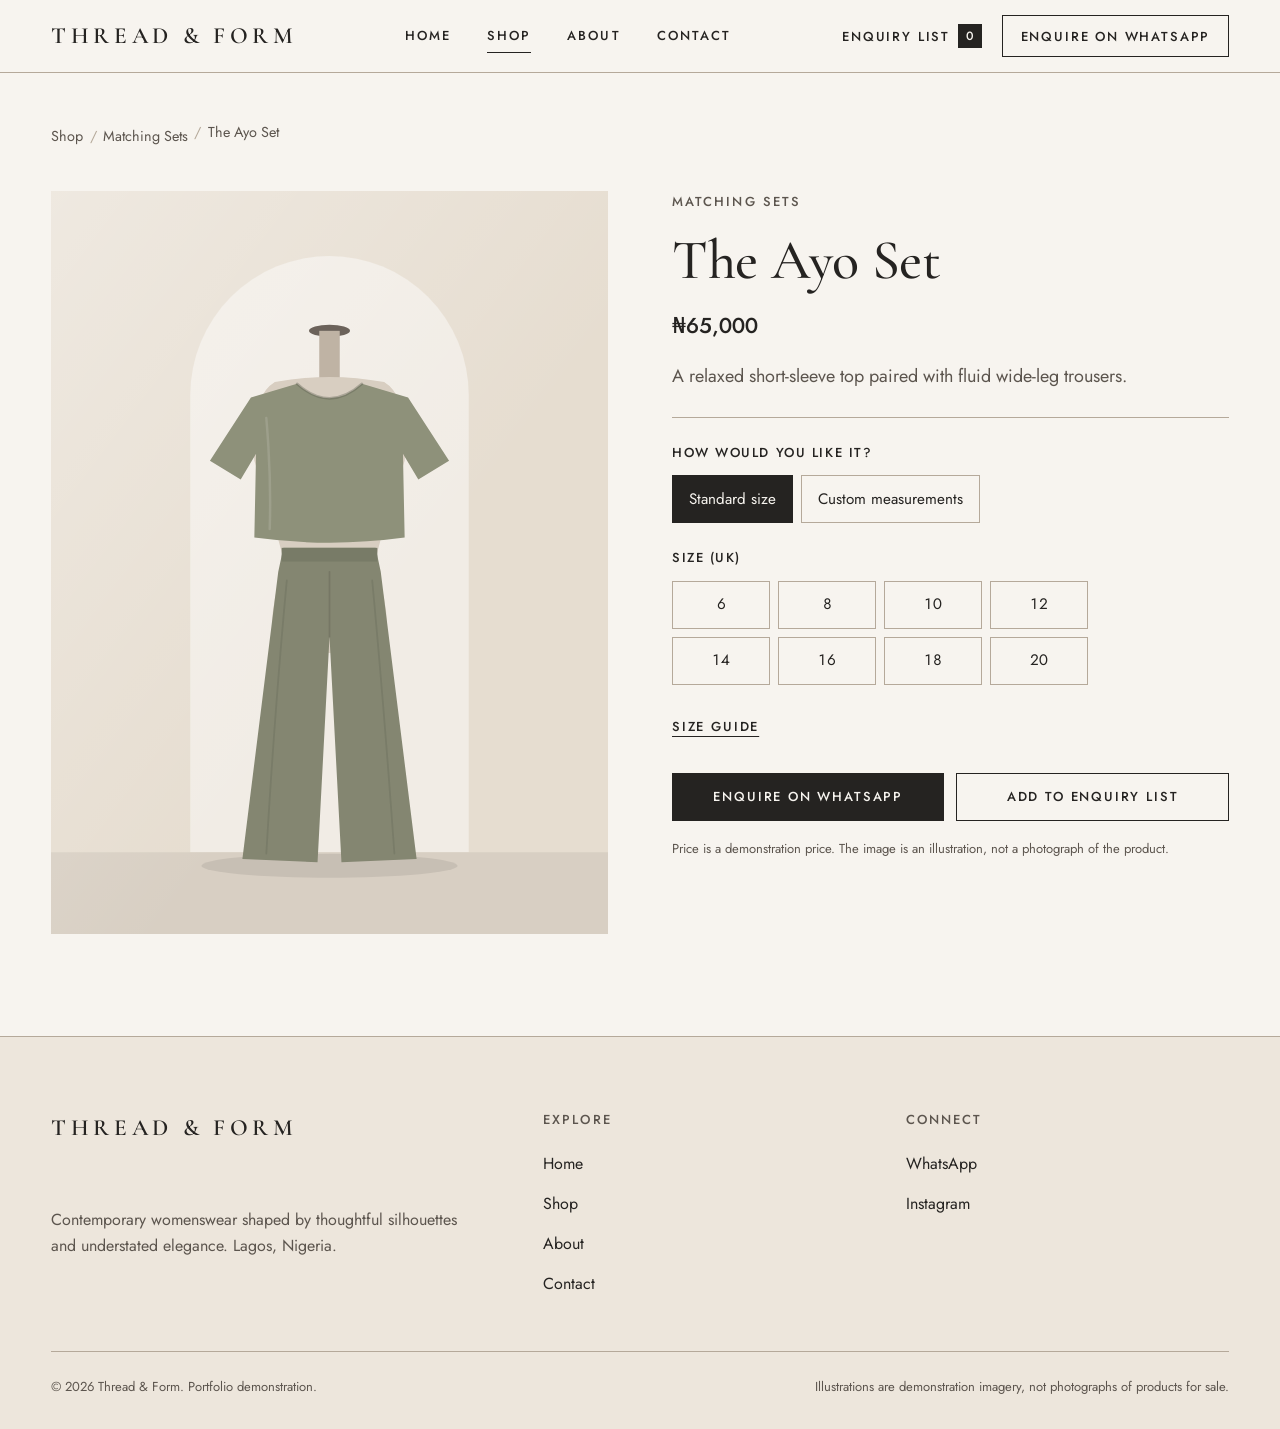
<file: product-ayo.html>
<!DOCTYPE html>
<html lang="en-NG">
<head>
<meta charset="utf-8">
<meta name="viewport" content="width=device-width, initial-scale=1">
<title>The Ayo Set | Thread &amp; Form</title>
<meta name="description" content="The Ayo Set, ₦65,000. A relaxed short-sleeve top paired with fluid wide-leg trousers. Choose a UK size or send custom measurements, then enquire on WhatsApp.">
<meta property="og:title" content="The Ayo Set | Thread &amp; Form">
<meta property="og:description" content="The Ayo Set, ₦65,000. A relaxed short-sleeve top paired with fluid wide-leg trousers. Choose a UK size or send custom measurements, then enquire on WhatsApp.">
<meta property="og:type" content="website">
<link rel="icon" href="data:image/svg+xml,%3Csvg xmlns='http://www.w3.org/2000/svg' viewBox='0 0 64 64'%3E%3Crect width='64' height='64' fill='%23252321'/%3E%3Ctext x='32' y='42' font-family='Georgia,serif' font-size='26' fill='%23F7F4EF' text-anchor='middle'%3ET%26amp;F%3C/text%3E%3C/svg%3E">
<link rel="preconnect" href="https://fonts.googleapis.com">
<link rel="preconnect" href="https://fonts.gstatic.com" crossorigin>
<link href="https://fonts.googleapis.com/css2?family=Cormorant+Garamond:wght@500;600&amp;family=Jost:wght@400;500&amp;display=swap" rel="stylesheet">
<link rel="stylesheet" href="styles.css">
</head>
<body>
<a class="skip-link" href="#main">Skip to content</a>
<header class="site-header">
  <div class="wrap header-inner">
    <a class="brand" href="index.html" aria-label="Thread &amp; Form, home">THREAD &amp; FORM</a>
    <nav class="site-nav" aria-label="Main">
      <ul class="nav-list"><li><a href="index.html">Home</a></li><li><a href="shop.html" aria-current="page">Shop</a></li><li><a href="about.html">About</a></li><li><a href="contact.html">Contact</a></li></ul>
    </nav>
    <div class="header-actions">
      <button class="list-btn" type="button" data-open-list aria-haspopup="dialog">Enquiry list <span class="list-count" data-list-count>0</span></button>
      <a class="btn btn-secondary header-wa" href="contact.html" data-whatsapp>Enquire on WhatsApp</a>
      <button class="menu-toggle" type="button" aria-expanded="false" aria-controls="mobile-menu">Menu</button>
    </div>
  </div>
  <nav id="mobile-menu" class="mobile-panel" aria-label="Main (mobile)" hidden>
    <ul><li><a href="index.html">Home</a></li><li><a href="shop.html" aria-current="page">Shop</a></li><li><a href="about.html">About</a></li><li><a href="contact.html">Contact</a></li></ul>
    <button class="btn btn-secondary" type="button" data-open-list aria-haspopup="dialog"><span>Enquiry list (<span data-list-count>0</span>)</span></button>
    <a class="btn btn-primary" href="contact.html" data-whatsapp>Enquire on WhatsApp</a>
  </nav>
</header>
<main id="main" tabindex="-1">

<div class="wrap product-page">
  <nav class="breadcrumb" aria-label="Breadcrumb">
    <ol><li><a href="shop.html">Shop</a></li><li><a href="shop.html#matching-sets">Matching Sets</a></li><li aria-current="page">The Ayo Set</li></ol>
  </nav>
  <div class="product-layout">
    <div class="product-media"><img src="product-ayo.svg" alt="Demonstration illustration of The Ayo Set: a sage short-sleeve top with matching wide-leg trousers, shown on a dress form." width="600" height="800" fetchpriority="high" decoding="async"></div>
    <div class="product-info" data-product-page data-key="ayo" data-name="The Ayo Set" data-price="₦65,000" data-price-value="65000" data-url="product-ayo.html">
      <p class="label">Matching Sets</p>
      <h1>The Ayo Set</h1>
      <p class="product-price price">₦65,000</p>
      <p class="lede">A relaxed short-sleeve top paired with fluid wide-leg trousers.</p>

      <form id="order-form" class="order-form" novalidate>
        <fieldset class="choice">
          <legend>How would you like it?</legend>
          <div class="choice-row">
            <label class="choice-opt"><input type="radio" name="fit" value="standard" checked><span>Standard size</span></label>
            <label class="choice-opt"><input type="radio" name="fit" value="custom"><span>Custom measurements</span></label>
          </div>
        </fieldset>

        <div id="standard-panel" class="fit-panel">
          <fieldset class="sizes" aria-describedby="size-error">
            <legend>Size (UK)</legend>
            <div class="size-grid"><label class="size-opt"><input type="radio" name="size" value="UK 6"><span>6</span></label><label class="size-opt"><input type="radio" name="size" value="UK 8"><span>8</span></label><label class="size-opt"><input type="radio" name="size" value="UK 10"><span>10</span></label><label class="size-opt"><input type="radio" name="size" value="UK 12"><span>12</span></label><label class="size-opt"><input type="radio" name="size" value="UK 14"><span>14</span></label><label class="size-opt"><input type="radio" name="size" value="UK 16"><span>16</span></label><label class="size-opt"><input type="radio" name="size" value="UK 18"><span>18</span></label><label class="size-opt"><input type="radio" name="size" value="UK 20"><span>20</span></label></div>
            <p class="field-error" id="size-error" aria-live="polite"></p>
          </fieldset>
          <details class="size-guide">
            <summary>Size guide</summary>
            <div class="table-scroll">
              <table>
                <caption>Body measurements, inches / cm</caption>
                <thead><tr><th scope="col">Size</th><th scope="col">Bust</th><th scope="col">Waist</th><th scope="col">Hips</th></tr></thead>
                <tbody><tr><th scope="row">UK 6</th><td>31 / 79</td><td>24 / 61</td><td>34 / 86</td></tr><tr><th scope="row">UK 8</th><td>32 / 81</td><td>25 / 64</td><td>35 / 89</td></tr><tr><th scope="row">UK 10</th><td>34 / 86</td><td>27 / 69</td><td>37 / 94</td></tr><tr><th scope="row">UK 12</th><td>36 / 91</td><td>29 / 74</td><td>39 / 99</td></tr><tr><th scope="row">UK 14</th><td>38 / 97</td><td>31 / 79</td><td>41 / 104</td></tr><tr><th scope="row">UK 16</th><td>40 / 102</td><td>33 / 84</td><td>43 / 109</td></tr><tr><th scope="row">UK 18</th><td>42 / 107</td><td>35 / 89</td><td>45 / 114</td></tr><tr><th scope="row">UK 20</th><td>44 / 112</td><td>37 / 94</td><td>47 / 119</td></tr></tbody>
              </table>
            </div>
            <p class="hint">A general UK size guide. Fit varies by piece, so confirm on WhatsApp if you are between sizes.</p>
          </details>
        </div>

        <div id="custom-panel" class="fit-panel" hidden>
          <fieldset class="units">
            <legend>Measure in</legend>
            <div class="choice-row">
              <label class="choice-opt"><input type="radio" name="units" value="in" checked><span>Inches</span></label>
              <label class="choice-opt"><input type="radio" name="units" value="cm"><span>Centimetres</span></label>
            </div>
          </fieldset>
          <p class="hint">Measure over light clothing, keeping the tape snug but not tight. Bust, waist and hips are needed; the rest helps with fit.</p>
          <div class="measure-grid"><div class="field">
  <label for="m-bust">Bust <span class="req">(required)</span></label>
  <input id="m-bust" name="bust" type="number" inputmode="decimal" step="0.5" min="0" required aria-describedby="m-bust-error">
  <p class="field-error" id="m-bust-error" aria-live="polite"></p>
</div><div class="field">
  <label for="m-waist">Waist <span class="req">(required)</span></label>
  <input id="m-waist" name="waist" type="number" inputmode="decimal" step="0.5" min="0" required aria-describedby="m-waist-error">
  <p class="field-error" id="m-waist-error" aria-live="polite"></p>
</div><div class="field">
  <label for="m-hips">Hips <span class="req">(required)</span></label>
  <input id="m-hips" name="hips" type="number" inputmode="decimal" step="0.5" min="0" required aria-describedby="m-hips-error">
  <p class="field-error" id="m-hips-error" aria-live="polite"></p>
</div><div class="field">
  <label for="m-shoulder">Shoulder width <span class="req">(optional)</span></label>
  <input id="m-shoulder" name="shoulder" type="number" inputmode="decimal" step="0.5" min="0" aria-describedby="m-shoulder-error">
  <p class="field-error" id="m-shoulder-error" aria-live="polite"></p>
</div><div class="field">
  <label for="m-length">Preferred length <span class="req">(optional)</span></label>
  <input id="m-length" name="length" type="number" inputmode="decimal" step="0.5" min="0" aria-describedby="m-length-error">
  <p class="field-error" id="m-length-error" aria-live="polite"></p>
</div><div class="field">
  <label for="m-height">Your height <span class="req">(optional)</span></label>
  <input id="m-height" name="height" type="number" inputmode="decimal" step="0.5" min="0" aria-describedby="m-height-error">
  <p class="field-error" id="m-height-error" aria-live="polite"></p>
</div></div>
          <div class="field">
            <label for="m-notes">Notes <span class="req">(optional)</span></label>
            <textarea id="m-notes" name="notes" rows="3" maxlength="300" placeholder="For example: I prefer a looser fit."></textarea>
          </div>
        </div>

        <p class="field-error form-level" id="order-error" aria-live="polite"></p>
        <div class="product-actions">
          <a class="btn btn-primary" id="order-wa" href="contact.html">Enquire on WhatsApp</a>
          <button type="submit" class="btn btn-secondary" id="order-add">Add to enquiry list</button>
        </div>
        <div class="order-status" id="order-status" role="status" aria-live="polite"></div>
      </form>
      <p class="demo-note">Price is a demonstration price. The image is an illustration, not a photograph of the product.</p>
    </div>
  </div>
</div>

</main>
<footer class="site-footer">
  <div class="wrap">
    <div class="footer-grid">
      <div class="footer-brand">
        <a class="brand" href="index.html">THREAD &amp; FORM</a>
        <p>Contemporary womenswear shaped by thoughtful silhouettes and understated elegance. Lagos, Nigeria.</p>
      </div>
      <nav class="footer-col" aria-label="Footer">
        <p class="footer-title">Explore</p>
        <ul>
          <li><a href="index.html">Home</a></li>
          <li><a href="shop.html">Shop</a></li>
          <li><a href="about.html">About</a></li>
          <li><a href="contact.html">Contact</a></li>
        </ul>
      </nav>
      <div class="footer-col">
        <p class="footer-title">Connect</p>
        <ul>
          <li><a href="contact.html" data-whatsapp>WhatsApp</a></li>
          <li><a href="contact.html" data-instagram>Instagram</a></li>
        </ul>
        <p class="small" data-wa-placeholder>WhatsApp: placeholder until a number is added.</p>
        <p class="small" data-ig-placeholder>Instagram: placeholder until a profile is linked.</p>
      </div>
    </div>
    <div class="footer-base">
      <p>© <span data-year>2026</span> Thread &amp; Form. Portfolio demonstration.</p>
      <p>Illustrations are demonstration imagery, not photographs of products for sale.</p>
    </div>
  </div>
</footer>

<dialog id="notice" class="notice" aria-labelledby="notice-title">
  <div class="notice-body">
    <p class="label">Placeholder</p>
    <h2 id="notice-title">Not set up yet</h2>
    <p id="notice-text"></p>
    <blockquote id="notice-message" hidden></blockquote>
    <p id="notice-status" class="copy-status" aria-live="polite"></p>
    <div class="btn-row">
      <button type="button" class="btn btn-primary" id="notice-copy" hidden>Copy message</button>
      <button type="button" class="btn btn-secondary" data-close>Close</button>
    </div>
  </div>
</dialog>
<dialog id="enquiry-list" class="notice list-dialog" aria-labelledby="list-title">
  <div class="notice-body">
    <h2 id="list-title">Your enquiry list</h2>
    <p class="list-intro">Send all these pieces to Thread &amp; Form in one WhatsApp message. Nothing is charged here.</p>
    <ul class="list-items" id="list-items"></ul>
    <p class="list-empty" id="list-empty">Your list is empty. <a href="shop.html">Browse the collection</a> and choose a size to add a piece.</p>
    <p class="list-total" id="list-total"></p>
    <p class="list-storage" id="list-storage" hidden>This browser is not saving your list, so it will empty if you leave this page.</p>
    <p class="copy-status" id="list-status" aria-live="polite"></p>
    <div class="btn-row">
      <a class="btn btn-primary" id="list-send" href="contact.html">Send list on WhatsApp</a>
      <button type="button" class="btn btn-secondary" id="list-clear">Clear list</button>
      <button type="button" class="btn btn-secondary" data-close-list>Close</button>
    </div>
  </div>
</dialog>
<div class="list-bar" data-list-bar hidden>
  <button type="button" class="btn btn-primary btn-block" data-open-list aria-haspopup="dialog"><span>View enquiry list (<span data-list-count>0</span>)</span></button>
</div>
<script src="main.js"></script>
</body>
</html>
</file>
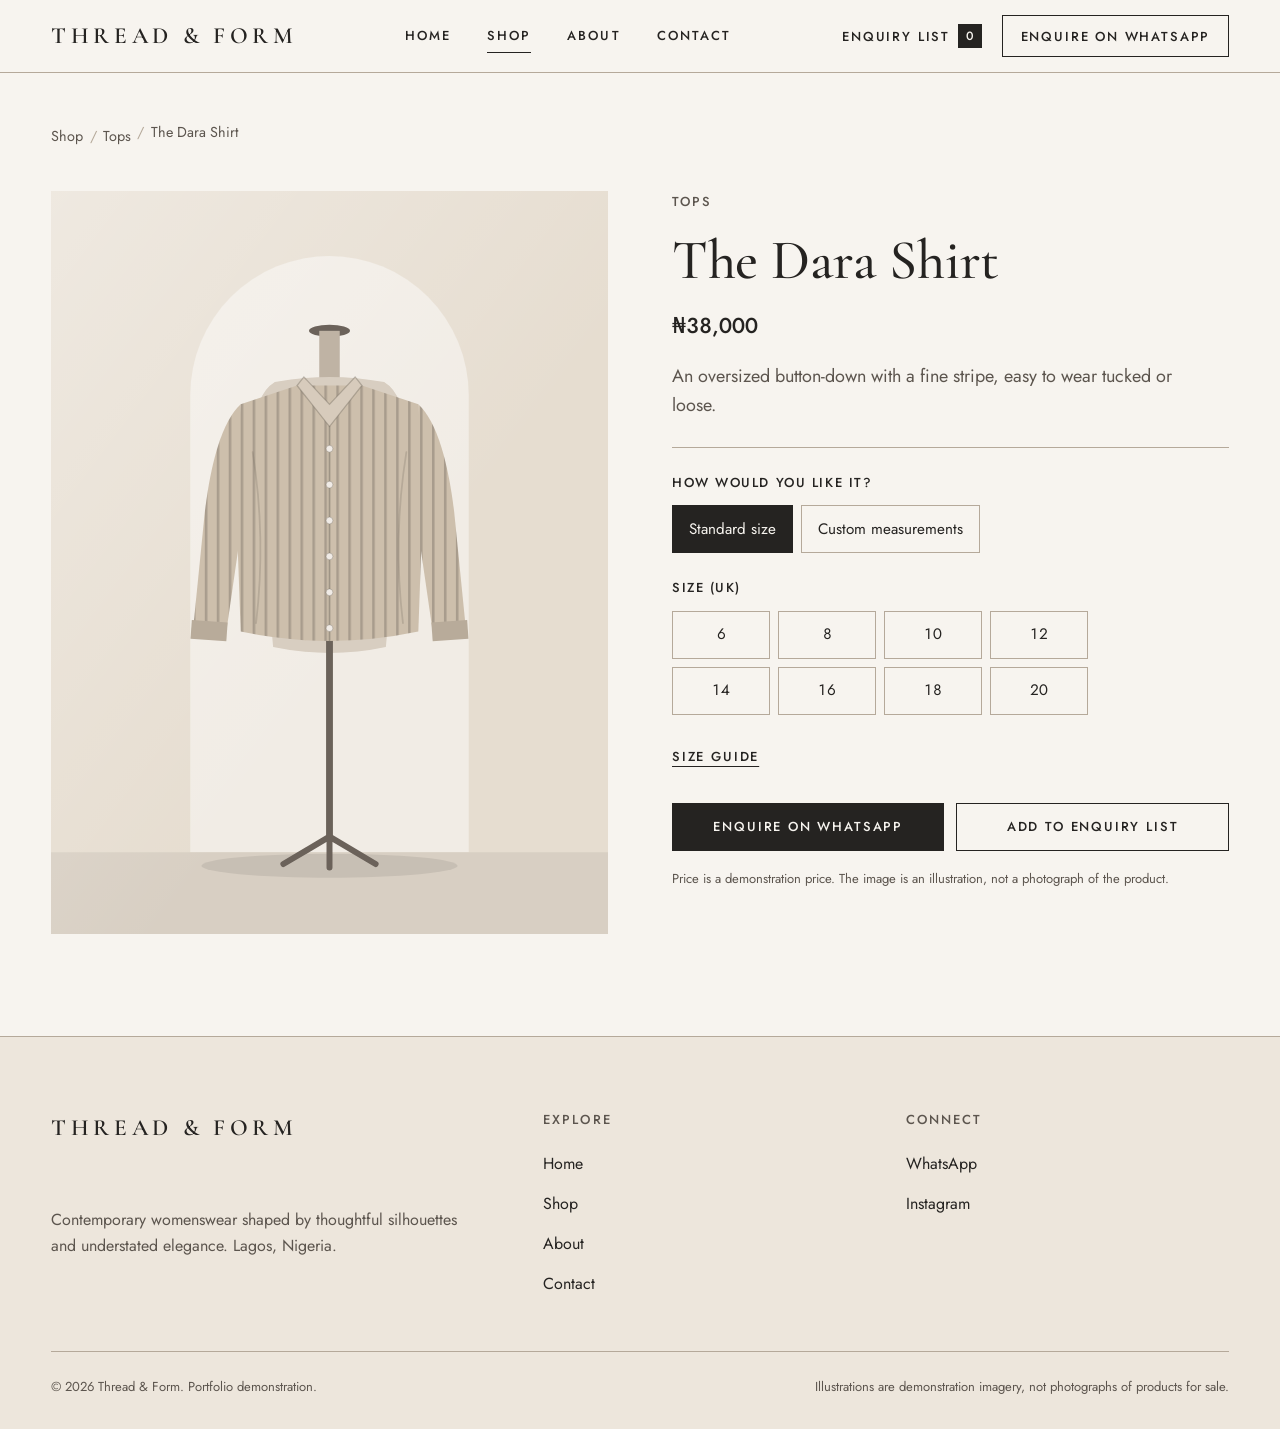
<file: product-dara.html>
<!DOCTYPE html>
<html lang="en-NG">
<head>
<meta charset="utf-8">
<meta name="viewport" content="width=device-width, initial-scale=1">
<title>The Dara Shirt | Thread &amp; Form</title>
<meta name="description" content="The Dara Shirt, ₦38,000. Choose a UK size or send custom measurements, then enquire on WhatsApp.">
<meta property="og:title" content="The Dara Shirt | Thread &amp; Form">
<meta property="og:description" content="The Dara Shirt, ₦38,000. Choose a UK size or send custom measurements, then enquire on WhatsApp.">
<meta property="og:type" content="website">
<link rel="icon" href="data:image/svg+xml,%3Csvg xmlns='http://www.w3.org/2000/svg' viewBox='0 0 64 64'%3E%3Crect width='64' height='64' fill='%23252321'/%3E%3Ctext x='32' y='42' font-family='Georgia,serif' font-size='26' fill='%23F7F4EF' text-anchor='middle'%3ET%26amp;F%3C/text%3E%3C/svg%3E">
<link rel="preconnect" href="https://fonts.googleapis.com">
<link rel="preconnect" href="https://fonts.gstatic.com" crossorigin>
<link href="https://fonts.googleapis.com/css2?family=Cormorant+Garamond:wght@500;600&amp;family=Jost:wght@400;500&amp;display=swap" rel="stylesheet">
<link rel="stylesheet" href="styles.css">
</head>
<body>
<a class="skip-link" href="#main">Skip to content</a>
<header class="site-header">
  <div class="wrap header-inner">
    <a class="brand" href="index.html" aria-label="Thread &amp; Form, home">THREAD &amp; FORM</a>
    <nav class="site-nav" aria-label="Main">
      <ul class="nav-list"><li><a href="index.html">Home</a></li><li><a href="shop.html" aria-current="page">Shop</a></li><li><a href="about.html">About</a></li><li><a href="contact.html">Contact</a></li></ul>
    </nav>
    <div class="header-actions">
      <button class="list-btn" type="button" data-open-list aria-haspopup="dialog">Enquiry list <span class="list-count" data-list-count>0</span></button>
      <a class="btn btn-secondary header-wa" href="contact.html" data-whatsapp>Enquire on WhatsApp</a>
      <button class="menu-toggle" type="button" aria-expanded="false" aria-controls="mobile-menu">Menu</button>
    </div>
  </div>
  <nav id="mobile-menu" class="mobile-panel" aria-label="Main (mobile)" hidden>
    <ul><li><a href="index.html">Home</a></li><li><a href="shop.html" aria-current="page">Shop</a></li><li><a href="about.html">About</a></li><li><a href="contact.html">Contact</a></li></ul>
    <button class="btn btn-secondary" type="button" data-open-list aria-haspopup="dialog"><span>Enquiry list (<span data-list-count>0</span>)</span></button>
    <a class="btn btn-primary" href="contact.html" data-whatsapp>Enquire on WhatsApp</a>
  </nav>
</header>
<main id="main" tabindex="-1">

<div class="wrap product-page">
  <nav class="breadcrumb" aria-label="Breadcrumb">
    <ol><li><a href="shop.html">Shop</a></li><li><a href="shop.html#tops">Tops</a></li><li aria-current="page">The Dara Shirt</li></ol>
  </nav>
  <div class="product-layout">
    <div class="product-media"><img src="product-dara.svg" alt="Demonstration illustration of The Dara Shirt: a stone-coloured oversized striped button-down shirt, shown on a dress form." width="600" height="800" fetchpriority="high" decoding="async"></div>
    <div class="product-info" data-product-page data-key="dara" data-name="The Dara Shirt" data-price="₦38,000" data-price-value="38000" data-url="product-dara.html">
      <p class="label">Tops</p>
      <h1>The Dara Shirt</h1>
      <p class="product-price price">₦38,000</p>
      <p class="lede">An oversized button-down with a fine stripe, easy to wear tucked or loose.</p>

      <form id="order-form" class="order-form" novalidate>
        <fieldset class="choice">
          <legend>How would you like it?</legend>
          <div class="choice-row">
            <label class="choice-opt"><input type="radio" name="fit" value="standard" checked><span>Standard size</span></label>
            <label class="choice-opt"><input type="radio" name="fit" value="custom"><span>Custom measurements</span></label>
          </div>
        </fieldset>

        <div id="standard-panel" class="fit-panel">
          <fieldset class="sizes" aria-describedby="size-error">
            <legend>Size (UK)</legend>
            <div class="size-grid"><label class="size-opt"><input type="radio" name="size" value="UK 6"><span>6</span></label><label class="size-opt"><input type="radio" name="size" value="UK 8"><span>8</span></label><label class="size-opt"><input type="radio" name="size" value="UK 10"><span>10</span></label><label class="size-opt"><input type="radio" name="size" value="UK 12"><span>12</span></label><label class="size-opt"><input type="radio" name="size" value="UK 14"><span>14</span></label><label class="size-opt"><input type="radio" name="size" value="UK 16"><span>16</span></label><label class="size-opt"><input type="radio" name="size" value="UK 18"><span>18</span></label><label class="size-opt"><input type="radio" name="size" value="UK 20"><span>20</span></label></div>
            <p class="field-error" id="size-error" aria-live="polite"></p>
          </fieldset>
          <details class="size-guide">
            <summary>Size guide</summary>
            <div class="table-scroll">
              <table>
                <caption>Body measurements, inches / cm</caption>
                <thead><tr><th scope="col">Size</th><th scope="col">Bust</th><th scope="col">Waist</th><th scope="col">Hips</th></tr></thead>
                <tbody><tr><th scope="row">UK 6</th><td>31 / 79</td><td>24 / 61</td><td>34 / 86</td></tr><tr><th scope="row">UK 8</th><td>32 / 81</td><td>25 / 64</td><td>35 / 89</td></tr><tr><th scope="row">UK 10</th><td>34 / 86</td><td>27 / 69</td><td>37 / 94</td></tr><tr><th scope="row">UK 12</th><td>36 / 91</td><td>29 / 74</td><td>39 / 99</td></tr><tr><th scope="row">UK 14</th><td>38 / 97</td><td>31 / 79</td><td>41 / 104</td></tr><tr><th scope="row">UK 16</th><td>40 / 102</td><td>33 / 84</td><td>43 / 109</td></tr><tr><th scope="row">UK 18</th><td>42 / 107</td><td>35 / 89</td><td>45 / 114</td></tr><tr><th scope="row">UK 20</th><td>44 / 112</td><td>37 / 94</td><td>47 / 119</td></tr></tbody>
              </table>
            </div>
            <p class="hint">A general UK size guide. Fit varies by piece, so confirm on WhatsApp if you are between sizes.</p>
          </details>
        </div>

        <div id="custom-panel" class="fit-panel" hidden>
          <fieldset class="units">
            <legend>Measure in</legend>
            <div class="choice-row">
              <label class="choice-opt"><input type="radio" name="units" value="in" checked><span>Inches</span></label>
              <label class="choice-opt"><input type="radio" name="units" value="cm"><span>Centimetres</span></label>
            </div>
          </fieldset>
          <p class="hint">Measure over light clothing, keeping the tape snug but not tight. Bust, waist and hips are needed; the rest helps with fit.</p>
          <div class="measure-grid"><div class="field">
  <label for="m-bust">Bust <span class="req">(required)</span></label>
  <input id="m-bust" name="bust" type="number" inputmode="decimal" step="0.5" min="0" required aria-describedby="m-bust-error">
  <p class="field-error" id="m-bust-error" aria-live="polite"></p>
</div><div class="field">
  <label for="m-waist">Waist <span class="req">(required)</span></label>
  <input id="m-waist" name="waist" type="number" inputmode="decimal" step="0.5" min="0" required aria-describedby="m-waist-error">
  <p class="field-error" id="m-waist-error" aria-live="polite"></p>
</div><div class="field">
  <label for="m-hips">Hips <span class="req">(required)</span></label>
  <input id="m-hips" name="hips" type="number" inputmode="decimal" step="0.5" min="0" required aria-describedby="m-hips-error">
  <p class="field-error" id="m-hips-error" aria-live="polite"></p>
</div><div class="field">
  <label for="m-shoulder">Shoulder width <span class="req">(optional)</span></label>
  <input id="m-shoulder" name="shoulder" type="number" inputmode="decimal" step="0.5" min="0" aria-describedby="m-shoulder-error">
  <p class="field-error" id="m-shoulder-error" aria-live="polite"></p>
</div><div class="field">
  <label for="m-length">Preferred length <span class="req">(optional)</span></label>
  <input id="m-length" name="length" type="number" inputmode="decimal" step="0.5" min="0" aria-describedby="m-length-error">
  <p class="field-error" id="m-length-error" aria-live="polite"></p>
</div><div class="field">
  <label for="m-height">Your height <span class="req">(optional)</span></label>
  <input id="m-height" name="height" type="number" inputmode="decimal" step="0.5" min="0" aria-describedby="m-height-error">
  <p class="field-error" id="m-height-error" aria-live="polite"></p>
</div></div>
          <div class="field">
            <label for="m-notes">Notes <span class="req">(optional)</span></label>
            <textarea id="m-notes" name="notes" rows="3" maxlength="300" placeholder="For example: I prefer a looser fit."></textarea>
          </div>
        </div>

        <p class="field-error form-level" id="order-error" aria-live="polite"></p>
        <div class="product-actions">
          <a class="btn btn-primary" id="order-wa" href="contact.html">Enquire on WhatsApp</a>
          <button type="submit" class="btn btn-secondary" id="order-add">Add to enquiry list</button>
        </div>
        <div class="order-status" id="order-status" role="status" aria-live="polite"></div>
      </form>
      <p class="demo-note">Price is a demonstration price. The image is an illustration, not a photograph of the product.</p>
    </div>
  </div>
</div>

</main>
<footer class="site-footer">
  <div class="wrap">
    <div class="footer-grid">
      <div class="footer-brand">
        <a class="brand" href="index.html">THREAD &amp; FORM</a>
        <p>Contemporary womenswear shaped by thoughtful silhouettes and understated elegance. Lagos, Nigeria.</p>
      </div>
      <nav class="footer-col" aria-label="Footer">
        <p class="footer-title">Explore</p>
        <ul>
          <li><a href="index.html">Home</a></li>
          <li><a href="shop.html">Shop</a></li>
          <li><a href="about.html">About</a></li>
          <li><a href="contact.html">Contact</a></li>
        </ul>
      </nav>
      <div class="footer-col">
        <p class="footer-title">Connect</p>
        <ul>
          <li><a href="contact.html" data-whatsapp>WhatsApp</a></li>
          <li><a href="contact.html" data-instagram>Instagram</a></li>
        </ul>
        <p class="small" data-wa-placeholder>WhatsApp: placeholder until a number is added.</p>
        <p class="small" data-ig-placeholder>Instagram: placeholder until a profile is linked.</p>
      </div>
    </div>
    <div class="footer-base">
      <p>© <span data-year>2026</span> Thread &amp; Form. Portfolio demonstration.</p>
      <p>Illustrations are demonstration imagery, not photographs of products for sale.</p>
    </div>
  </div>
</footer>

<dialog id="notice" class="notice" aria-labelledby="notice-title">
  <div class="notice-body">
    <p class="label">Placeholder</p>
    <h2 id="notice-title">Not set up yet</h2>
    <p id="notice-text"></p>
    <blockquote id="notice-message" hidden></blockquote>
    <p id="notice-status" class="copy-status" aria-live="polite"></p>
    <div class="btn-row">
      <button type="button" class="btn btn-primary" id="notice-copy" hidden>Copy message</button>
      <button type="button" class="btn btn-secondary" data-close>Close</button>
    </div>
  </div>
</dialog>
<dialog id="enquiry-list" class="notice list-dialog" aria-labelledby="list-title">
  <div class="notice-body">
    <h2 id="list-title">Your enquiry list</h2>
    <p class="list-intro">Send all these pieces to Thread &amp; Form in one WhatsApp message. Nothing is charged here.</p>
    <ul class="list-items" id="list-items"></ul>
    <p class="list-empty" id="list-empty">Your list is empty. <a href="shop.html">Browse the collection</a> and choose a size to add a piece.</p>
    <p class="list-total" id="list-total"></p>
    <p class="list-storage" id="list-storage" hidden>This browser is not saving your list, so it will empty if you leave this page.</p>
    <p class="copy-status" id="list-status" aria-live="polite"></p>
    <div class="btn-row">
      <a class="btn btn-primary" id="list-send" href="contact.html">Send list on WhatsApp</a>
      <button type="button" class="btn btn-secondary" id="list-clear">Clear list</button>
      <button type="button" class="btn btn-secondary" data-close-list>Close</button>
    </div>
  </div>
</dialog>
<div class="list-bar" data-list-bar hidden>
  <button type="button" class="btn btn-primary btn-block" data-open-list aria-haspopup="dialog"><span>View enquiry list (<span data-list-count>0</span>)</span></button>
</div>
<script src="main.js"></script>
</body>
</html>
</file>
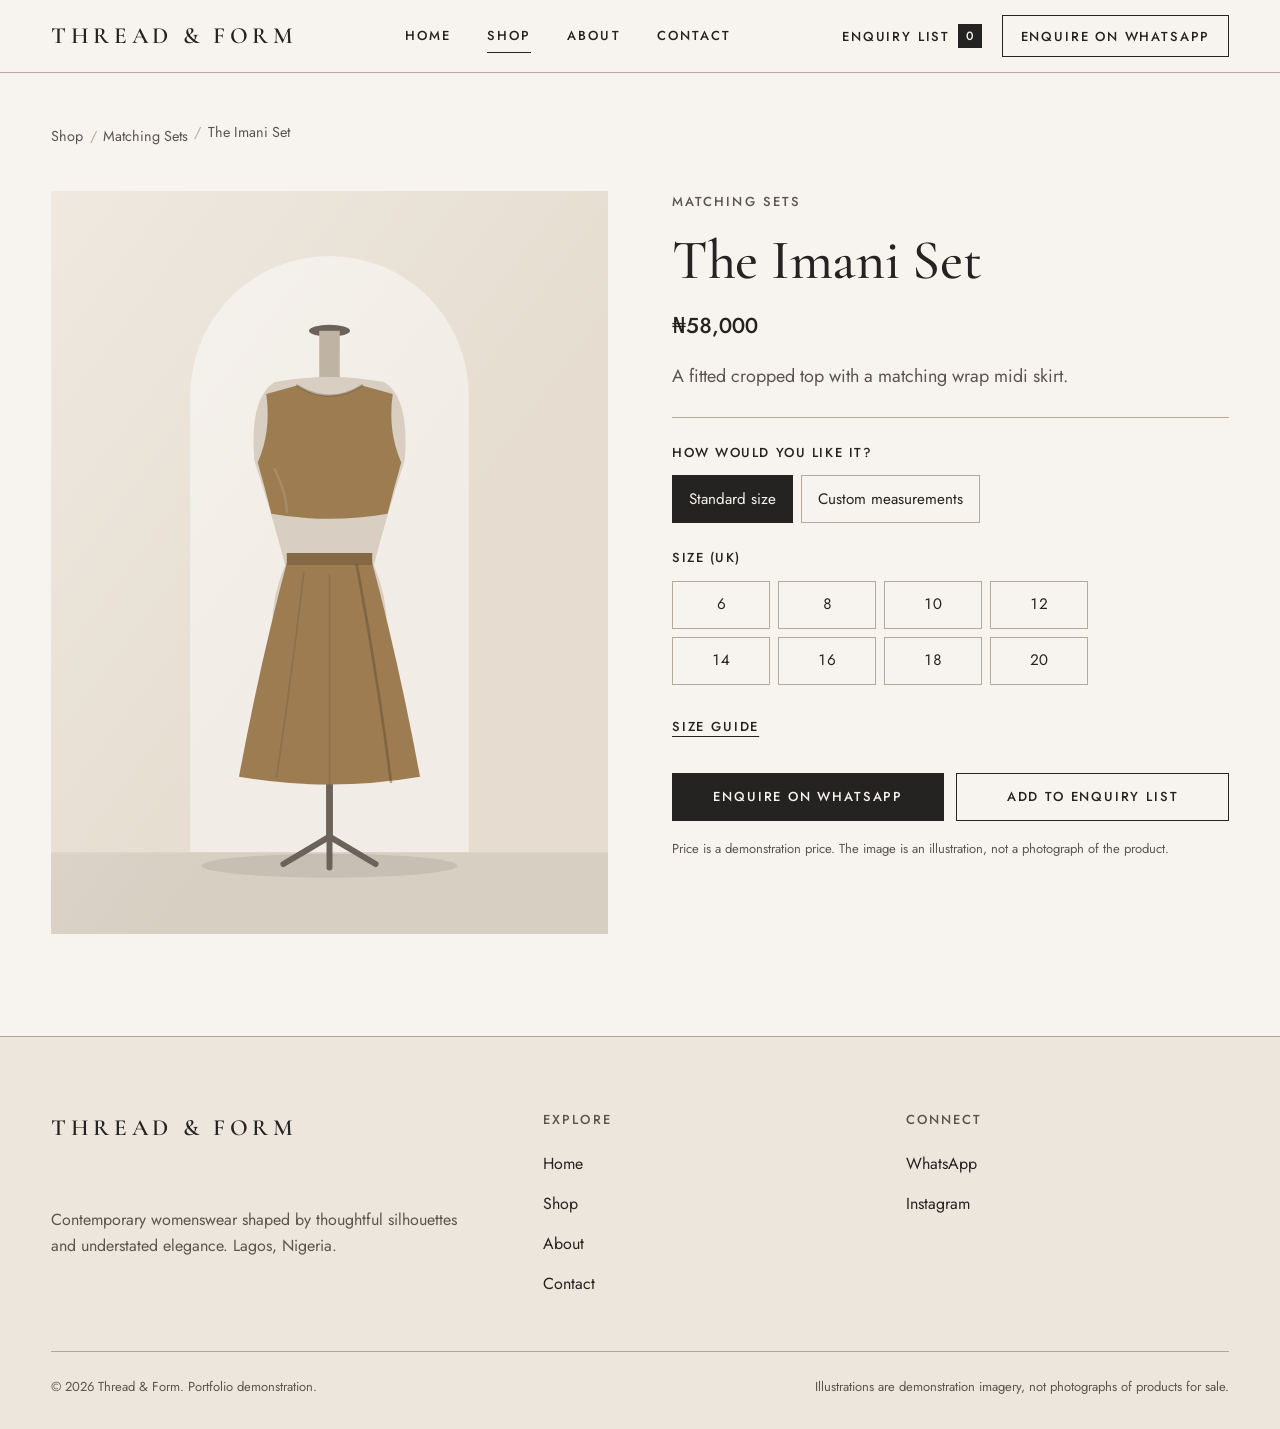
<file: product-imani.html>
<!DOCTYPE html>
<html lang="en-NG">
<head>
<meta charset="utf-8">
<meta name="viewport" content="width=device-width, initial-scale=1">
<title>The Imani Set | Thread &amp; Form</title>
<meta name="description" content="The Imani Set, ₦58,000. A fitted cropped top with a matching wrap midi skirt. Choose a UK size or send custom measurements, then enquire on WhatsApp.">
<meta property="og:title" content="The Imani Set | Thread &amp; Form">
<meta property="og:description" content="The Imani Set, ₦58,000. A fitted cropped top with a matching wrap midi skirt. Choose a UK size or send custom measurements, then enquire on WhatsApp.">
<meta property="og:type" content="website">
<link rel="icon" href="data:image/svg+xml,%3Csvg xmlns='http://www.w3.org/2000/svg' viewBox='0 0 64 64'%3E%3Crect width='64' height='64' fill='%23252321'/%3E%3Ctext x='32' y='42' font-family='Georgia,serif' font-size='26' fill='%23F7F4EF' text-anchor='middle'%3ET%26amp;F%3C/text%3E%3C/svg%3E">
<link rel="preconnect" href="https://fonts.googleapis.com">
<link rel="preconnect" href="https://fonts.gstatic.com" crossorigin>
<link href="https://fonts.googleapis.com/css2?family=Cormorant+Garamond:wght@500;600&amp;family=Jost:wght@400;500&amp;display=swap" rel="stylesheet">
<link rel="stylesheet" href="styles.css">
</head>
<body>
<a class="skip-link" href="#main">Skip to content</a>
<header class="site-header">
  <div class="wrap header-inner">
    <a class="brand" href="index.html" aria-label="Thread &amp; Form, home">THREAD &amp; FORM</a>
    <nav class="site-nav" aria-label="Main">
      <ul class="nav-list"><li><a href="index.html">Home</a></li><li><a href="shop.html" aria-current="page">Shop</a></li><li><a href="about.html">About</a></li><li><a href="contact.html">Contact</a></li></ul>
    </nav>
    <div class="header-actions">
      <button class="list-btn" type="button" data-open-list aria-haspopup="dialog">Enquiry list <span class="list-count" data-list-count>0</span></button>
      <a class="btn btn-secondary header-wa" href="contact.html" data-whatsapp>Enquire on WhatsApp</a>
      <button class="menu-toggle" type="button" aria-expanded="false" aria-controls="mobile-menu">Menu</button>
    </div>
  </div>
  <nav id="mobile-menu" class="mobile-panel" aria-label="Main (mobile)" hidden>
    <ul><li><a href="index.html">Home</a></li><li><a href="shop.html" aria-current="page">Shop</a></li><li><a href="about.html">About</a></li><li><a href="contact.html">Contact</a></li></ul>
    <button class="btn btn-secondary" type="button" data-open-list aria-haspopup="dialog"><span>Enquiry list (<span data-list-count>0</span>)</span></button>
    <a class="btn btn-primary" href="contact.html" data-whatsapp>Enquire on WhatsApp</a>
  </nav>
</header>
<main id="main" tabindex="-1">

<div class="wrap product-page">
  <nav class="breadcrumb" aria-label="Breadcrumb">
    <ol><li><a href="shop.html">Shop</a></li><li><a href="shop.html#matching-sets">Matching Sets</a></li><li aria-current="page">The Imani Set</li></ol>
  </nav>
  <div class="product-layout">
    <div class="product-media"><img src="product-imani.svg" alt="Demonstration illustration of The Imani Set: an ochre cropped top with a matching wrap midi skirt, shown on a dress form." width="600" height="800" fetchpriority="high" decoding="async"></div>
    <div class="product-info" data-product-page data-key="imani" data-name="The Imani Set" data-price="₦58,000" data-price-value="58000" data-url="product-imani.html">
      <p class="label">Matching Sets</p>
      <h1>The Imani Set</h1>
      <p class="product-price price">₦58,000</p>
      <p class="lede">A fitted cropped top with a matching wrap midi skirt.</p>

      <form id="order-form" class="order-form" novalidate>
        <fieldset class="choice">
          <legend>How would you like it?</legend>
          <div class="choice-row">
            <label class="choice-opt"><input type="radio" name="fit" value="standard" checked><span>Standard size</span></label>
            <label class="choice-opt"><input type="radio" name="fit" value="custom"><span>Custom measurements</span></label>
          </div>
        </fieldset>

        <div id="standard-panel" class="fit-panel">
          <fieldset class="sizes" aria-describedby="size-error">
            <legend>Size (UK)</legend>
            <div class="size-grid"><label class="size-opt"><input type="radio" name="size" value="UK 6"><span>6</span></label><label class="size-opt"><input type="radio" name="size" value="UK 8"><span>8</span></label><label class="size-opt"><input type="radio" name="size" value="UK 10"><span>10</span></label><label class="size-opt"><input type="radio" name="size" value="UK 12"><span>12</span></label><label class="size-opt"><input type="radio" name="size" value="UK 14"><span>14</span></label><label class="size-opt"><input type="radio" name="size" value="UK 16"><span>16</span></label><label class="size-opt"><input type="radio" name="size" value="UK 18"><span>18</span></label><label class="size-opt"><input type="radio" name="size" value="UK 20"><span>20</span></label></div>
            <p class="field-error" id="size-error" aria-live="polite"></p>
          </fieldset>
          <details class="size-guide">
            <summary>Size guide</summary>
            <div class="table-scroll">
              <table>
                <caption>Body measurements, inches / cm</caption>
                <thead><tr><th scope="col">Size</th><th scope="col">Bust</th><th scope="col">Waist</th><th scope="col">Hips</th></tr></thead>
                <tbody><tr><th scope="row">UK 6</th><td>31 / 79</td><td>24 / 61</td><td>34 / 86</td></tr><tr><th scope="row">UK 8</th><td>32 / 81</td><td>25 / 64</td><td>35 / 89</td></tr><tr><th scope="row">UK 10</th><td>34 / 86</td><td>27 / 69</td><td>37 / 94</td></tr><tr><th scope="row">UK 12</th><td>36 / 91</td><td>29 / 74</td><td>39 / 99</td></tr><tr><th scope="row">UK 14</th><td>38 / 97</td><td>31 / 79</td><td>41 / 104</td></tr><tr><th scope="row">UK 16</th><td>40 / 102</td><td>33 / 84</td><td>43 / 109</td></tr><tr><th scope="row">UK 18</th><td>42 / 107</td><td>35 / 89</td><td>45 / 114</td></tr><tr><th scope="row">UK 20</th><td>44 / 112</td><td>37 / 94</td><td>47 / 119</td></tr></tbody>
              </table>
            </div>
            <p class="hint">A general UK size guide. Fit varies by piece, so confirm on WhatsApp if you are between sizes.</p>
          </details>
        </div>

        <div id="custom-panel" class="fit-panel" hidden>
          <fieldset class="units">
            <legend>Measure in</legend>
            <div class="choice-row">
              <label class="choice-opt"><input type="radio" name="units" value="in" checked><span>Inches</span></label>
              <label class="choice-opt"><input type="radio" name="units" value="cm"><span>Centimetres</span></label>
            </div>
          </fieldset>
          <p class="hint">Measure over light clothing, keeping the tape snug but not tight. Bust, waist and hips are needed; the rest helps with fit.</p>
          <div class="measure-grid"><div class="field">
  <label for="m-bust">Bust <span class="req">(required)</span></label>
  <input id="m-bust" name="bust" type="number" inputmode="decimal" step="0.5" min="0" required aria-describedby="m-bust-error">
  <p class="field-error" id="m-bust-error" aria-live="polite"></p>
</div><div class="field">
  <label for="m-waist">Waist <span class="req">(required)</span></label>
  <input id="m-waist" name="waist" type="number" inputmode="decimal" step="0.5" min="0" required aria-describedby="m-waist-error">
  <p class="field-error" id="m-waist-error" aria-live="polite"></p>
</div><div class="field">
  <label for="m-hips">Hips <span class="req">(required)</span></label>
  <input id="m-hips" name="hips" type="number" inputmode="decimal" step="0.5" min="0" required aria-describedby="m-hips-error">
  <p class="field-error" id="m-hips-error" aria-live="polite"></p>
</div><div class="field">
  <label for="m-shoulder">Shoulder width <span class="req">(optional)</span></label>
  <input id="m-shoulder" name="shoulder" type="number" inputmode="decimal" step="0.5" min="0" aria-describedby="m-shoulder-error">
  <p class="field-error" id="m-shoulder-error" aria-live="polite"></p>
</div><div class="field">
  <label for="m-length">Preferred length <span class="req">(optional)</span></label>
  <input id="m-length" name="length" type="number" inputmode="decimal" step="0.5" min="0" aria-describedby="m-length-error">
  <p class="field-error" id="m-length-error" aria-live="polite"></p>
</div><div class="field">
  <label for="m-height">Your height <span class="req">(optional)</span></label>
  <input id="m-height" name="height" type="number" inputmode="decimal" step="0.5" min="0" aria-describedby="m-height-error">
  <p class="field-error" id="m-height-error" aria-live="polite"></p>
</div></div>
          <div class="field">
            <label for="m-notes">Notes <span class="req">(optional)</span></label>
            <textarea id="m-notes" name="notes" rows="3" maxlength="300" placeholder="For example: I prefer a looser fit."></textarea>
          </div>
        </div>

        <p class="field-error form-level" id="order-error" aria-live="polite"></p>
        <div class="product-actions">
          <a class="btn btn-primary" id="order-wa" href="contact.html">Enquire on WhatsApp</a>
          <button type="submit" class="btn btn-secondary" id="order-add">Add to enquiry list</button>
        </div>
        <div class="order-status" id="order-status" role="status" aria-live="polite"></div>
      </form>
      <p class="demo-note">Price is a demonstration price. The image is an illustration, not a photograph of the product.</p>
    </div>
  </div>
</div>

</main>
<footer class="site-footer">
  <div class="wrap">
    <div class="footer-grid">
      <div class="footer-brand">
        <a class="brand" href="index.html">THREAD &amp; FORM</a>
        <p>Contemporary womenswear shaped by thoughtful silhouettes and understated elegance. Lagos, Nigeria.</p>
      </div>
      <nav class="footer-col" aria-label="Footer">
        <p class="footer-title">Explore</p>
        <ul>
          <li><a href="index.html">Home</a></li>
          <li><a href="shop.html">Shop</a></li>
          <li><a href="about.html">About</a></li>
          <li><a href="contact.html">Contact</a></li>
        </ul>
      </nav>
      <div class="footer-col">
        <p class="footer-title">Connect</p>
        <ul>
          <li><a href="contact.html" data-whatsapp>WhatsApp</a></li>
          <li><a href="contact.html" data-instagram>Instagram</a></li>
        </ul>
        <p class="small" data-wa-placeholder>WhatsApp: placeholder until a number is added.</p>
        <p class="small" data-ig-placeholder>Instagram: placeholder until a profile is linked.</p>
      </div>
    </div>
    <div class="footer-base">
      <p>© <span data-year>2026</span> Thread &amp; Form. Portfolio demonstration.</p>
      <p>Illustrations are demonstration imagery, not photographs of products for sale.</p>
    </div>
  </div>
</footer>

<dialog id="notice" class="notice" aria-labelledby="notice-title">
  <div class="notice-body">
    <p class="label">Placeholder</p>
    <h2 id="notice-title">Not set up yet</h2>
    <p id="notice-text"></p>
    <blockquote id="notice-message" hidden></blockquote>
    <p id="notice-status" class="copy-status" aria-live="polite"></p>
    <div class="btn-row">
      <button type="button" class="btn btn-primary" id="notice-copy" hidden>Copy message</button>
      <button type="button" class="btn btn-secondary" data-close>Close</button>
    </div>
  </div>
</dialog>
<dialog id="enquiry-list" class="notice list-dialog" aria-labelledby="list-title">
  <div class="notice-body">
    <h2 id="list-title">Your enquiry list</h2>
    <p class="list-intro">Send all these pieces to Thread &amp; Form in one WhatsApp message. Nothing is charged here.</p>
    <ul class="list-items" id="list-items"></ul>
    <p class="list-empty" id="list-empty">Your list is empty. <a href="shop.html">Browse the collection</a> and choose a size to add a piece.</p>
    <p class="list-total" id="list-total"></p>
    <p class="list-storage" id="list-storage" hidden>This browser is not saving your list, so it will empty if you leave this page.</p>
    <p class="copy-status" id="list-status" aria-live="polite"></p>
    <div class="btn-row">
      <a class="btn btn-primary" id="list-send" href="contact.html">Send list on WhatsApp</a>
      <button type="button" class="btn btn-secondary" id="list-clear">Clear list</button>
      <button type="button" class="btn btn-secondary" data-close-list>Close</button>
    </div>
  </div>
</dialog>
<div class="list-bar" data-list-bar hidden>
  <button type="button" class="btn btn-primary btn-block" data-open-list aria-haspopup="dialog"><span>View enquiry list (<span data-list-count>0</span>)</span></button>
</div>
<script src="main.js"></script>
</body>
</html>
</file>
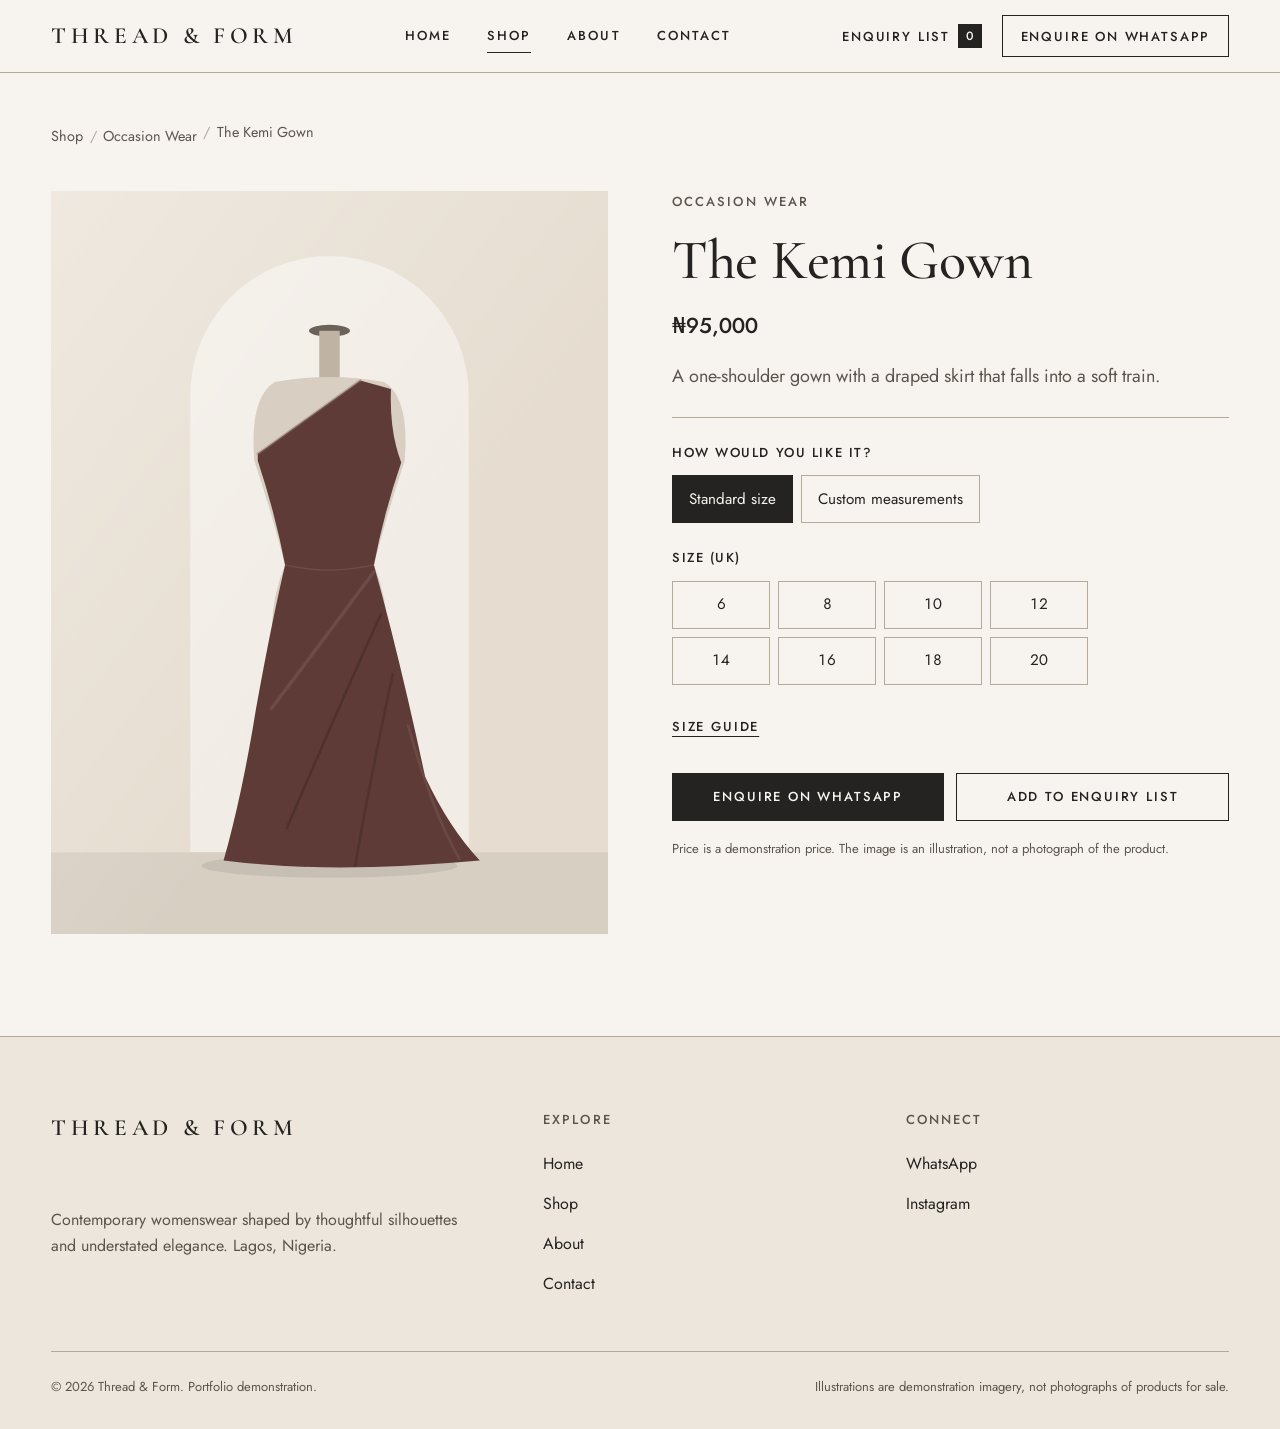
<file: product-kemi.html>
<!DOCTYPE html>
<html lang="en-NG">
<head>
<meta charset="utf-8">
<meta name="viewport" content="width=device-width, initial-scale=1">
<title>The Kemi Gown | Thread &amp; Form</title>
<meta name="description" content="The Kemi Gown, ₦95,000. Choose a UK size or send custom measurements, then enquire on WhatsApp.">
<meta property="og:title" content="The Kemi Gown | Thread &amp; Form">
<meta property="og:description" content="The Kemi Gown, ₦95,000. Choose a UK size or send custom measurements, then enquire on WhatsApp.">
<meta property="og:type" content="website">
<link rel="icon" href="data:image/svg+xml,%3Csvg xmlns='http://www.w3.org/2000/svg' viewBox='0 0 64 64'%3E%3Crect width='64' height='64' fill='%23252321'/%3E%3Ctext x='32' y='42' font-family='Georgia,serif' font-size='26' fill='%23F7F4EF' text-anchor='middle'%3ET%26amp;F%3C/text%3E%3C/svg%3E">
<link rel="preconnect" href="https://fonts.googleapis.com">
<link rel="preconnect" href="https://fonts.gstatic.com" crossorigin>
<link href="https://fonts.googleapis.com/css2?family=Cormorant+Garamond:wght@500;600&amp;family=Jost:wght@400;500&amp;display=swap" rel="stylesheet">
<link rel="stylesheet" href="styles.css">
</head>
<body>
<a class="skip-link" href="#main">Skip to content</a>
<header class="site-header">
  <div class="wrap header-inner">
    <a class="brand" href="index.html" aria-label="Thread &amp; Form, home">THREAD &amp; FORM</a>
    <nav class="site-nav" aria-label="Main">
      <ul class="nav-list"><li><a href="index.html">Home</a></li><li><a href="shop.html" aria-current="page">Shop</a></li><li><a href="about.html">About</a></li><li><a href="contact.html">Contact</a></li></ul>
    </nav>
    <div class="header-actions">
      <button class="list-btn" type="button" data-open-list aria-haspopup="dialog">Enquiry list <span class="list-count" data-list-count>0</span></button>
      <a class="btn btn-secondary header-wa" href="contact.html" data-whatsapp>Enquire on WhatsApp</a>
      <button class="menu-toggle" type="button" aria-expanded="false" aria-controls="mobile-menu">Menu</button>
    </div>
  </div>
  <nav id="mobile-menu" class="mobile-panel" aria-label="Main (mobile)" hidden>
    <ul><li><a href="index.html">Home</a></li><li><a href="shop.html" aria-current="page">Shop</a></li><li><a href="about.html">About</a></li><li><a href="contact.html">Contact</a></li></ul>
    <button class="btn btn-secondary" type="button" data-open-list aria-haspopup="dialog"><span>Enquiry list (<span data-list-count>0</span>)</span></button>
    <a class="btn btn-primary" href="contact.html" data-whatsapp>Enquire on WhatsApp</a>
  </nav>
</header>
<main id="main" tabindex="-1">

<div class="wrap product-page">
  <nav class="breadcrumb" aria-label="Breadcrumb">
    <ol><li><a href="shop.html">Shop</a></li><li><a href="shop.html#occasion-wear">Occasion Wear</a></li><li aria-current="page">The Kemi Gown</li></ol>
  </nav>
  <div class="product-layout">
    <div class="product-media"><img src="product-kemi.svg" alt="Demonstration illustration of The Kemi Gown: a deep wine one-shoulder gown with a draped skirt and train, shown on a dress form." width="600" height="800" fetchpriority="high" decoding="async"></div>
    <div class="product-info" data-product-page data-key="kemi" data-name="The Kemi Gown" data-price="₦95,000" data-price-value="95000" data-url="product-kemi.html">
      <p class="label">Occasion Wear</p>
      <h1>The Kemi Gown</h1>
      <p class="product-price price">₦95,000</p>
      <p class="lede">A one-shoulder gown with a draped skirt that falls into a soft train.</p>

      <form id="order-form" class="order-form" novalidate>
        <fieldset class="choice">
          <legend>How would you like it?</legend>
          <div class="choice-row">
            <label class="choice-opt"><input type="radio" name="fit" value="standard" checked><span>Standard size</span></label>
            <label class="choice-opt"><input type="radio" name="fit" value="custom"><span>Custom measurements</span></label>
          </div>
        </fieldset>

        <div id="standard-panel" class="fit-panel">
          <fieldset class="sizes" aria-describedby="size-error">
            <legend>Size (UK)</legend>
            <div class="size-grid"><label class="size-opt"><input type="radio" name="size" value="UK 6"><span>6</span></label><label class="size-opt"><input type="radio" name="size" value="UK 8"><span>8</span></label><label class="size-opt"><input type="radio" name="size" value="UK 10"><span>10</span></label><label class="size-opt"><input type="radio" name="size" value="UK 12"><span>12</span></label><label class="size-opt"><input type="radio" name="size" value="UK 14"><span>14</span></label><label class="size-opt"><input type="radio" name="size" value="UK 16"><span>16</span></label><label class="size-opt"><input type="radio" name="size" value="UK 18"><span>18</span></label><label class="size-opt"><input type="radio" name="size" value="UK 20"><span>20</span></label></div>
            <p class="field-error" id="size-error" aria-live="polite"></p>
          </fieldset>
          <details class="size-guide">
            <summary>Size guide</summary>
            <div class="table-scroll">
              <table>
                <caption>Body measurements, inches / cm</caption>
                <thead><tr><th scope="col">Size</th><th scope="col">Bust</th><th scope="col">Waist</th><th scope="col">Hips</th></tr></thead>
                <tbody><tr><th scope="row">UK 6</th><td>31 / 79</td><td>24 / 61</td><td>34 / 86</td></tr><tr><th scope="row">UK 8</th><td>32 / 81</td><td>25 / 64</td><td>35 / 89</td></tr><tr><th scope="row">UK 10</th><td>34 / 86</td><td>27 / 69</td><td>37 / 94</td></tr><tr><th scope="row">UK 12</th><td>36 / 91</td><td>29 / 74</td><td>39 / 99</td></tr><tr><th scope="row">UK 14</th><td>38 / 97</td><td>31 / 79</td><td>41 / 104</td></tr><tr><th scope="row">UK 16</th><td>40 / 102</td><td>33 / 84</td><td>43 / 109</td></tr><tr><th scope="row">UK 18</th><td>42 / 107</td><td>35 / 89</td><td>45 / 114</td></tr><tr><th scope="row">UK 20</th><td>44 / 112</td><td>37 / 94</td><td>47 / 119</td></tr></tbody>
              </table>
            </div>
            <p class="hint">A general UK size guide. Fit varies by piece, so confirm on WhatsApp if you are between sizes.</p>
          </details>
        </div>

        <div id="custom-panel" class="fit-panel" hidden>
          <fieldset class="units">
            <legend>Measure in</legend>
            <div class="choice-row">
              <label class="choice-opt"><input type="radio" name="units" value="in" checked><span>Inches</span></label>
              <label class="choice-opt"><input type="radio" name="units" value="cm"><span>Centimetres</span></label>
            </div>
          </fieldset>
          <p class="hint">Measure over light clothing, keeping the tape snug but not tight. Bust, waist and hips are needed; the rest helps with fit.</p>
          <div class="measure-grid"><div class="field">
  <label for="m-bust">Bust <span class="req">(required)</span></label>
  <input id="m-bust" name="bust" type="number" inputmode="decimal" step="0.5" min="0" required aria-describedby="m-bust-error">
  <p class="field-error" id="m-bust-error" aria-live="polite"></p>
</div><div class="field">
  <label for="m-waist">Waist <span class="req">(required)</span></label>
  <input id="m-waist" name="waist" type="number" inputmode="decimal" step="0.5" min="0" required aria-describedby="m-waist-error">
  <p class="field-error" id="m-waist-error" aria-live="polite"></p>
</div><div class="field">
  <label for="m-hips">Hips <span class="req">(required)</span></label>
  <input id="m-hips" name="hips" type="number" inputmode="decimal" step="0.5" min="0" required aria-describedby="m-hips-error">
  <p class="field-error" id="m-hips-error" aria-live="polite"></p>
</div><div class="field">
  <label for="m-shoulder">Shoulder width <span class="req">(optional)</span></label>
  <input id="m-shoulder" name="shoulder" type="number" inputmode="decimal" step="0.5" min="0" aria-describedby="m-shoulder-error">
  <p class="field-error" id="m-shoulder-error" aria-live="polite"></p>
</div><div class="field">
  <label for="m-length">Preferred length <span class="req">(optional)</span></label>
  <input id="m-length" name="length" type="number" inputmode="decimal" step="0.5" min="0" aria-describedby="m-length-error">
  <p class="field-error" id="m-length-error" aria-live="polite"></p>
</div><div class="field">
  <label for="m-height">Your height <span class="req">(optional)</span></label>
  <input id="m-height" name="height" type="number" inputmode="decimal" step="0.5" min="0" aria-describedby="m-height-error">
  <p class="field-error" id="m-height-error" aria-live="polite"></p>
</div></div>
          <div class="field">
            <label for="m-notes">Notes <span class="req">(optional)</span></label>
            <textarea id="m-notes" name="notes" rows="3" maxlength="300" placeholder="For example: I prefer a looser fit."></textarea>
          </div>
        </div>

        <p class="field-error form-level" id="order-error" aria-live="polite"></p>
        <div class="product-actions">
          <a class="btn btn-primary" id="order-wa" href="contact.html">Enquire on WhatsApp</a>
          <button type="submit" class="btn btn-secondary" id="order-add">Add to enquiry list</button>
        </div>
        <div class="order-status" id="order-status" role="status" aria-live="polite"></div>
      </form>
      <p class="demo-note">Price is a demonstration price. The image is an illustration, not a photograph of the product.</p>
    </div>
  </div>
</div>

</main>
<footer class="site-footer">
  <div class="wrap">
    <div class="footer-grid">
      <div class="footer-brand">
        <a class="brand" href="index.html">THREAD &amp; FORM</a>
        <p>Contemporary womenswear shaped by thoughtful silhouettes and understated elegance. Lagos, Nigeria.</p>
      </div>
      <nav class="footer-col" aria-label="Footer">
        <p class="footer-title">Explore</p>
        <ul>
          <li><a href="index.html">Home</a></li>
          <li><a href="shop.html">Shop</a></li>
          <li><a href="about.html">About</a></li>
          <li><a href="contact.html">Contact</a></li>
        </ul>
      </nav>
      <div class="footer-col">
        <p class="footer-title">Connect</p>
        <ul>
          <li><a href="contact.html" data-whatsapp>WhatsApp</a></li>
          <li><a href="contact.html" data-instagram>Instagram</a></li>
        </ul>
        <p class="small" data-wa-placeholder>WhatsApp: placeholder until a number is added.</p>
        <p class="small" data-ig-placeholder>Instagram: placeholder until a profile is linked.</p>
      </div>
    </div>
    <div class="footer-base">
      <p>© <span data-year>2026</span> Thread &amp; Form. Portfolio demonstration.</p>
      <p>Illustrations are demonstration imagery, not photographs of products for sale.</p>
    </div>
  </div>
</footer>

<dialog id="notice" class="notice" aria-labelledby="notice-title">
  <div class="notice-body">
    <p class="label">Placeholder</p>
    <h2 id="notice-title">Not set up yet</h2>
    <p id="notice-text"></p>
    <blockquote id="notice-message" hidden></blockquote>
    <p id="notice-status" class="copy-status" aria-live="polite"></p>
    <div class="btn-row">
      <button type="button" class="btn btn-primary" id="notice-copy" hidden>Copy message</button>
      <button type="button" class="btn btn-secondary" data-close>Close</button>
    </div>
  </div>
</dialog>
<dialog id="enquiry-list" class="notice list-dialog" aria-labelledby="list-title">
  <div class="notice-body">
    <h2 id="list-title">Your enquiry list</h2>
    <p class="list-intro">Send all these pieces to Thread &amp; Form in one WhatsApp message. Nothing is charged here.</p>
    <ul class="list-items" id="list-items"></ul>
    <p class="list-empty" id="list-empty">Your list is empty. <a href="shop.html">Browse the collection</a> and choose a size to add a piece.</p>
    <p class="list-total" id="list-total"></p>
    <p class="list-storage" id="list-storage" hidden>This browser is not saving your list, so it will empty if you leave this page.</p>
    <p class="copy-status" id="list-status" aria-live="polite"></p>
    <div class="btn-row">
      <a class="btn btn-primary" id="list-send" href="contact.html">Send list on WhatsApp</a>
      <button type="button" class="btn btn-secondary" id="list-clear">Clear list</button>
      <button type="button" class="btn btn-secondary" data-close-list>Close</button>
    </div>
  </div>
</dialog>
<div class="list-bar" data-list-bar hidden>
  <button type="button" class="btn btn-primary btn-block" data-open-list aria-haspopup="dialog"><span>View enquiry list (<span data-list-count>0</span>)</span></button>
</div>
<script src="main.js"></script>
</body>
</html>
</file>
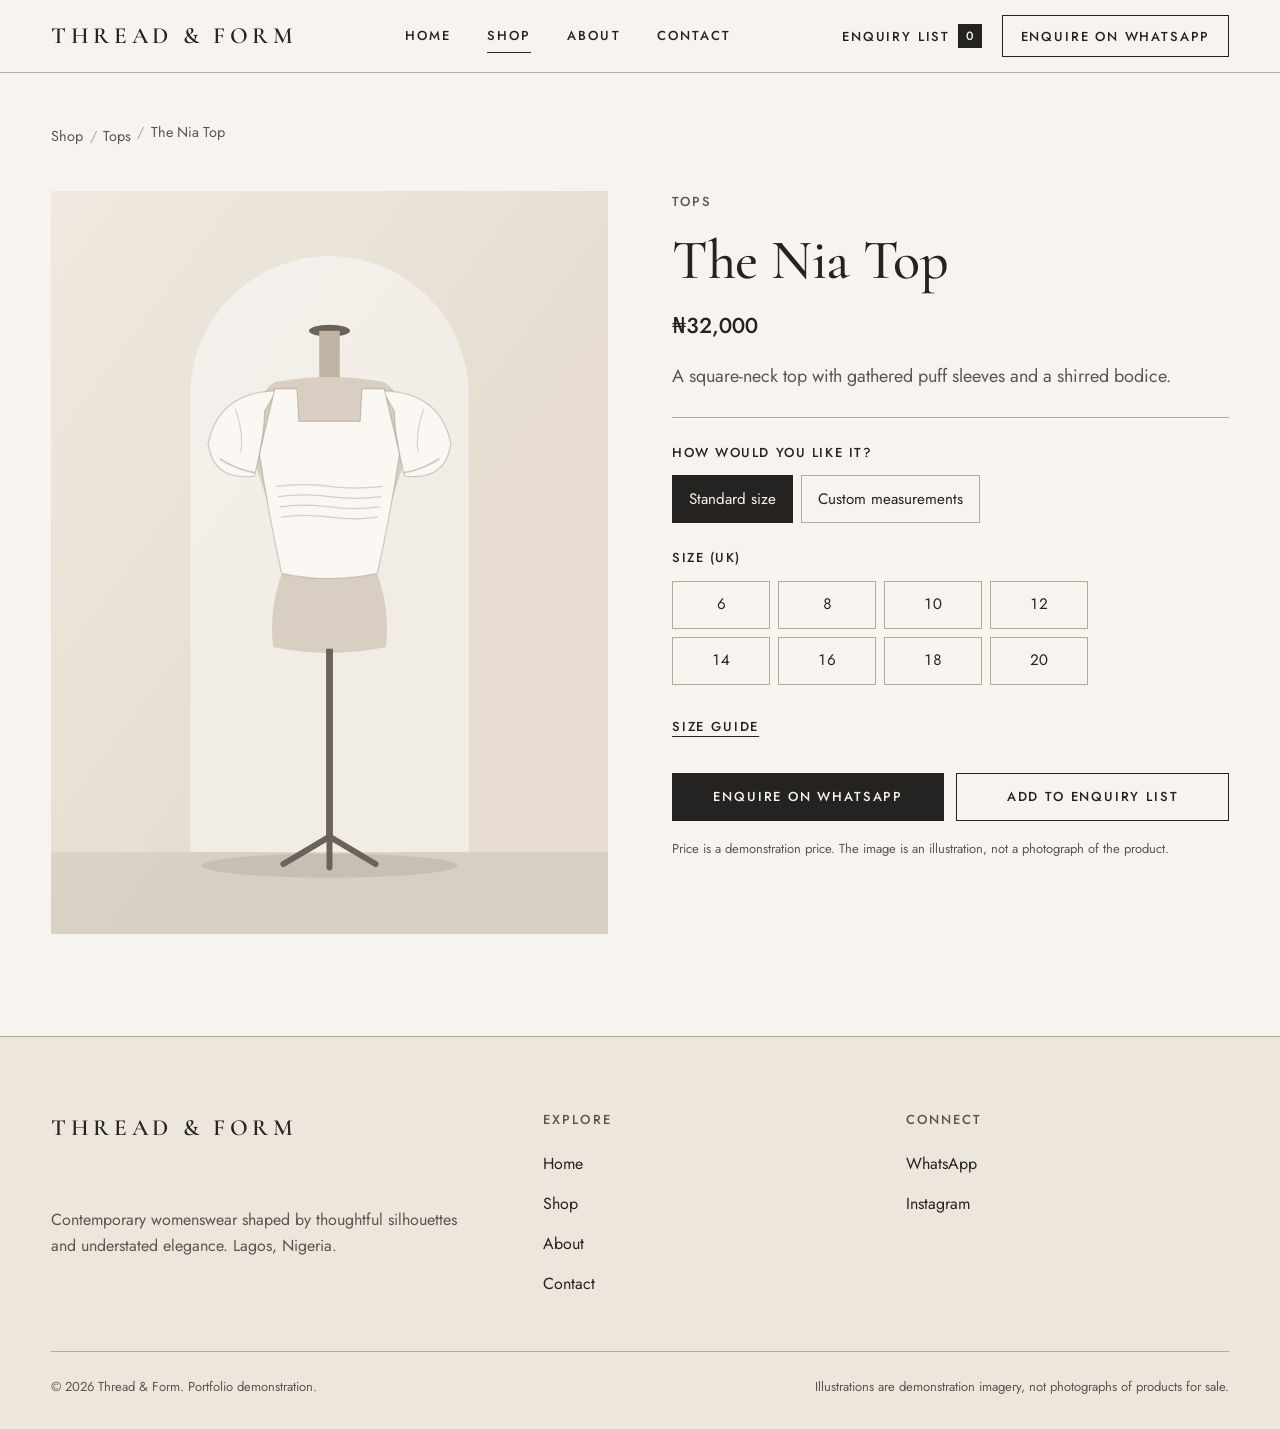
<file: product-nia.html>
<!DOCTYPE html>
<html lang="en-NG">
<head>
<meta charset="utf-8">
<meta name="viewport" content="width=device-width, initial-scale=1">
<title>The Nia Top | Thread &amp; Form</title>
<meta name="description" content="The Nia Top, ₦32,000. A square-neck top with gathered puff sleeves and a shirred bodice. Choose a UK size or send custom measurements, then enquire on WhatsApp.">
<meta property="og:title" content="The Nia Top | Thread &amp; Form">
<meta property="og:description" content="The Nia Top, ₦32,000. A square-neck top with gathered puff sleeves and a shirred bodice. Choose a UK size or send custom measurements, then enquire on WhatsApp.">
<meta property="og:type" content="website">
<link rel="icon" href="data:image/svg+xml,%3Csvg xmlns='http://www.w3.org/2000/svg' viewBox='0 0 64 64'%3E%3Crect width='64' height='64' fill='%23252321'/%3E%3Ctext x='32' y='42' font-family='Georgia,serif' font-size='26' fill='%23F7F4EF' text-anchor='middle'%3ET%26amp;F%3C/text%3E%3C/svg%3E">
<link rel="preconnect" href="https://fonts.googleapis.com">
<link rel="preconnect" href="https://fonts.gstatic.com" crossorigin>
<link href="https://fonts.googleapis.com/css2?family=Cormorant+Garamond:wght@500;600&amp;family=Jost:wght@400;500&amp;display=swap" rel="stylesheet">
<link rel="stylesheet" href="styles.css">
</head>
<body>
<a class="skip-link" href="#main">Skip to content</a>
<header class="site-header">
  <div class="wrap header-inner">
    <a class="brand" href="index.html" aria-label="Thread &amp; Form, home">THREAD &amp; FORM</a>
    <nav class="site-nav" aria-label="Main">
      <ul class="nav-list"><li><a href="index.html">Home</a></li><li><a href="shop.html" aria-current="page">Shop</a></li><li><a href="about.html">About</a></li><li><a href="contact.html">Contact</a></li></ul>
    </nav>
    <div class="header-actions">
      <button class="list-btn" type="button" data-open-list aria-haspopup="dialog">Enquiry list <span class="list-count" data-list-count>0</span></button>
      <a class="btn btn-secondary header-wa" href="contact.html" data-whatsapp>Enquire on WhatsApp</a>
      <button class="menu-toggle" type="button" aria-expanded="false" aria-controls="mobile-menu">Menu</button>
    </div>
  </div>
  <nav id="mobile-menu" class="mobile-panel" aria-label="Main (mobile)" hidden>
    <ul><li><a href="index.html">Home</a></li><li><a href="shop.html" aria-current="page">Shop</a></li><li><a href="about.html">About</a></li><li><a href="contact.html">Contact</a></li></ul>
    <button class="btn btn-secondary" type="button" data-open-list aria-haspopup="dialog"><span>Enquiry list (<span data-list-count>0</span>)</span></button>
    <a class="btn btn-primary" href="contact.html" data-whatsapp>Enquire on WhatsApp</a>
  </nav>
</header>
<main id="main" tabindex="-1">

<div class="wrap product-page">
  <nav class="breadcrumb" aria-label="Breadcrumb">
    <ol><li><a href="shop.html">Shop</a></li><li><a href="shop.html#tops">Tops</a></li><li aria-current="page">The Nia Top</li></ol>
  </nav>
  <div class="product-layout">
    <div class="product-media"><img src="product-nia.svg" alt="Demonstration illustration of The Nia Top: an ivory square-neck top with puff sleeves, shown on a dress form." width="600" height="800" fetchpriority="high" decoding="async"></div>
    <div class="product-info" data-product-page data-key="nia" data-name="The Nia Top" data-price="₦32,000" data-price-value="32000" data-url="product-nia.html">
      <p class="label">Tops</p>
      <h1>The Nia Top</h1>
      <p class="product-price price">₦32,000</p>
      <p class="lede">A square-neck top with gathered puff sleeves and a shirred bodice.</p>

      <form id="order-form" class="order-form" novalidate>
        <fieldset class="choice">
          <legend>How would you like it?</legend>
          <div class="choice-row">
            <label class="choice-opt"><input type="radio" name="fit" value="standard" checked><span>Standard size</span></label>
            <label class="choice-opt"><input type="radio" name="fit" value="custom"><span>Custom measurements</span></label>
          </div>
        </fieldset>

        <div id="standard-panel" class="fit-panel">
          <fieldset class="sizes" aria-describedby="size-error">
            <legend>Size (UK)</legend>
            <div class="size-grid"><label class="size-opt"><input type="radio" name="size" value="UK 6"><span>6</span></label><label class="size-opt"><input type="radio" name="size" value="UK 8"><span>8</span></label><label class="size-opt"><input type="radio" name="size" value="UK 10"><span>10</span></label><label class="size-opt"><input type="radio" name="size" value="UK 12"><span>12</span></label><label class="size-opt"><input type="radio" name="size" value="UK 14"><span>14</span></label><label class="size-opt"><input type="radio" name="size" value="UK 16"><span>16</span></label><label class="size-opt"><input type="radio" name="size" value="UK 18"><span>18</span></label><label class="size-opt"><input type="radio" name="size" value="UK 20"><span>20</span></label></div>
            <p class="field-error" id="size-error" aria-live="polite"></p>
          </fieldset>
          <details class="size-guide">
            <summary>Size guide</summary>
            <div class="table-scroll">
              <table>
                <caption>Body measurements, inches / cm</caption>
                <thead><tr><th scope="col">Size</th><th scope="col">Bust</th><th scope="col">Waist</th><th scope="col">Hips</th></tr></thead>
                <tbody><tr><th scope="row">UK 6</th><td>31 / 79</td><td>24 / 61</td><td>34 / 86</td></tr><tr><th scope="row">UK 8</th><td>32 / 81</td><td>25 / 64</td><td>35 / 89</td></tr><tr><th scope="row">UK 10</th><td>34 / 86</td><td>27 / 69</td><td>37 / 94</td></tr><tr><th scope="row">UK 12</th><td>36 / 91</td><td>29 / 74</td><td>39 / 99</td></tr><tr><th scope="row">UK 14</th><td>38 / 97</td><td>31 / 79</td><td>41 / 104</td></tr><tr><th scope="row">UK 16</th><td>40 / 102</td><td>33 / 84</td><td>43 / 109</td></tr><tr><th scope="row">UK 18</th><td>42 / 107</td><td>35 / 89</td><td>45 / 114</td></tr><tr><th scope="row">UK 20</th><td>44 / 112</td><td>37 / 94</td><td>47 / 119</td></tr></tbody>
              </table>
            </div>
            <p class="hint">A general UK size guide. Fit varies by piece, so confirm on WhatsApp if you are between sizes.</p>
          </details>
        </div>

        <div id="custom-panel" class="fit-panel" hidden>
          <fieldset class="units">
            <legend>Measure in</legend>
            <div class="choice-row">
              <label class="choice-opt"><input type="radio" name="units" value="in" checked><span>Inches</span></label>
              <label class="choice-opt"><input type="radio" name="units" value="cm"><span>Centimetres</span></label>
            </div>
          </fieldset>
          <p class="hint">Measure over light clothing, keeping the tape snug but not tight. Bust, waist and hips are needed; the rest helps with fit.</p>
          <div class="measure-grid"><div class="field">
  <label for="m-bust">Bust <span class="req">(required)</span></label>
  <input id="m-bust" name="bust" type="number" inputmode="decimal" step="0.5" min="0" required aria-describedby="m-bust-error">
  <p class="field-error" id="m-bust-error" aria-live="polite"></p>
</div><div class="field">
  <label for="m-waist">Waist <span class="req">(required)</span></label>
  <input id="m-waist" name="waist" type="number" inputmode="decimal" step="0.5" min="0" required aria-describedby="m-waist-error">
  <p class="field-error" id="m-waist-error" aria-live="polite"></p>
</div><div class="field">
  <label for="m-hips">Hips <span class="req">(required)</span></label>
  <input id="m-hips" name="hips" type="number" inputmode="decimal" step="0.5" min="0" required aria-describedby="m-hips-error">
  <p class="field-error" id="m-hips-error" aria-live="polite"></p>
</div><div class="field">
  <label for="m-shoulder">Shoulder width <span class="req">(optional)</span></label>
  <input id="m-shoulder" name="shoulder" type="number" inputmode="decimal" step="0.5" min="0" aria-describedby="m-shoulder-error">
  <p class="field-error" id="m-shoulder-error" aria-live="polite"></p>
</div><div class="field">
  <label for="m-length">Preferred length <span class="req">(optional)</span></label>
  <input id="m-length" name="length" type="number" inputmode="decimal" step="0.5" min="0" aria-describedby="m-length-error">
  <p class="field-error" id="m-length-error" aria-live="polite"></p>
</div><div class="field">
  <label for="m-height">Your height <span class="req">(optional)</span></label>
  <input id="m-height" name="height" type="number" inputmode="decimal" step="0.5" min="0" aria-describedby="m-height-error">
  <p class="field-error" id="m-height-error" aria-live="polite"></p>
</div></div>
          <div class="field">
            <label for="m-notes">Notes <span class="req">(optional)</span></label>
            <textarea id="m-notes" name="notes" rows="3" maxlength="300" placeholder="For example: I prefer a looser fit."></textarea>
          </div>
        </div>

        <p class="field-error form-level" id="order-error" aria-live="polite"></p>
        <div class="product-actions">
          <a class="btn btn-primary" id="order-wa" href="contact.html">Enquire on WhatsApp</a>
          <button type="submit" class="btn btn-secondary" id="order-add">Add to enquiry list</button>
        </div>
        <div class="order-status" id="order-status" role="status" aria-live="polite"></div>
      </form>
      <p class="demo-note">Price is a demonstration price. The image is an illustration, not a photograph of the product.</p>
    </div>
  </div>
</div>

</main>
<footer class="site-footer">
  <div class="wrap">
    <div class="footer-grid">
      <div class="footer-brand">
        <a class="brand" href="index.html">THREAD &amp; FORM</a>
        <p>Contemporary womenswear shaped by thoughtful silhouettes and understated elegance. Lagos, Nigeria.</p>
      </div>
      <nav class="footer-col" aria-label="Footer">
        <p class="footer-title">Explore</p>
        <ul>
          <li><a href="index.html">Home</a></li>
          <li><a href="shop.html">Shop</a></li>
          <li><a href="about.html">About</a></li>
          <li><a href="contact.html">Contact</a></li>
        </ul>
      </nav>
      <div class="footer-col">
        <p class="footer-title">Connect</p>
        <ul>
          <li><a href="contact.html" data-whatsapp>WhatsApp</a></li>
          <li><a href="contact.html" data-instagram>Instagram</a></li>
        </ul>
        <p class="small" data-wa-placeholder>WhatsApp: placeholder until a number is added.</p>
        <p class="small" data-ig-placeholder>Instagram: placeholder until a profile is linked.</p>
      </div>
    </div>
    <div class="footer-base">
      <p>© <span data-year>2026</span> Thread &amp; Form. Portfolio demonstration.</p>
      <p>Illustrations are demonstration imagery, not photographs of products for sale.</p>
    </div>
  </div>
</footer>

<dialog id="notice" class="notice" aria-labelledby="notice-title">
  <div class="notice-body">
    <p class="label">Placeholder</p>
    <h2 id="notice-title">Not set up yet</h2>
    <p id="notice-text"></p>
    <blockquote id="notice-message" hidden></blockquote>
    <p id="notice-status" class="copy-status" aria-live="polite"></p>
    <div class="btn-row">
      <button type="button" class="btn btn-primary" id="notice-copy" hidden>Copy message</button>
      <button type="button" class="btn btn-secondary" data-close>Close</button>
    </div>
  </div>
</dialog>
<dialog id="enquiry-list" class="notice list-dialog" aria-labelledby="list-title">
  <div class="notice-body">
    <h2 id="list-title">Your enquiry list</h2>
    <p class="list-intro">Send all these pieces to Thread &amp; Form in one WhatsApp message. Nothing is charged here.</p>
    <ul class="list-items" id="list-items"></ul>
    <p class="list-empty" id="list-empty">Your list is empty. <a href="shop.html">Browse the collection</a> and choose a size to add a piece.</p>
    <p class="list-total" id="list-total"></p>
    <p class="list-storage" id="list-storage" hidden>This browser is not saving your list, so it will empty if you leave this page.</p>
    <p class="copy-status" id="list-status" aria-live="polite"></p>
    <div class="btn-row">
      <a class="btn btn-primary" id="list-send" href="contact.html">Send list on WhatsApp</a>
      <button type="button" class="btn btn-secondary" id="list-clear">Clear list</button>
      <button type="button" class="btn btn-secondary" data-close-list>Close</button>
    </div>
  </div>
</dialog>
<div class="list-bar" data-list-bar hidden>
  <button type="button" class="btn btn-primary btn-block" data-open-list aria-haspopup="dialog"><span>View enquiry list (<span data-list-count>0</span>)</span></button>
</div>
<script src="main.js"></script>
</body>
</html>
</file>
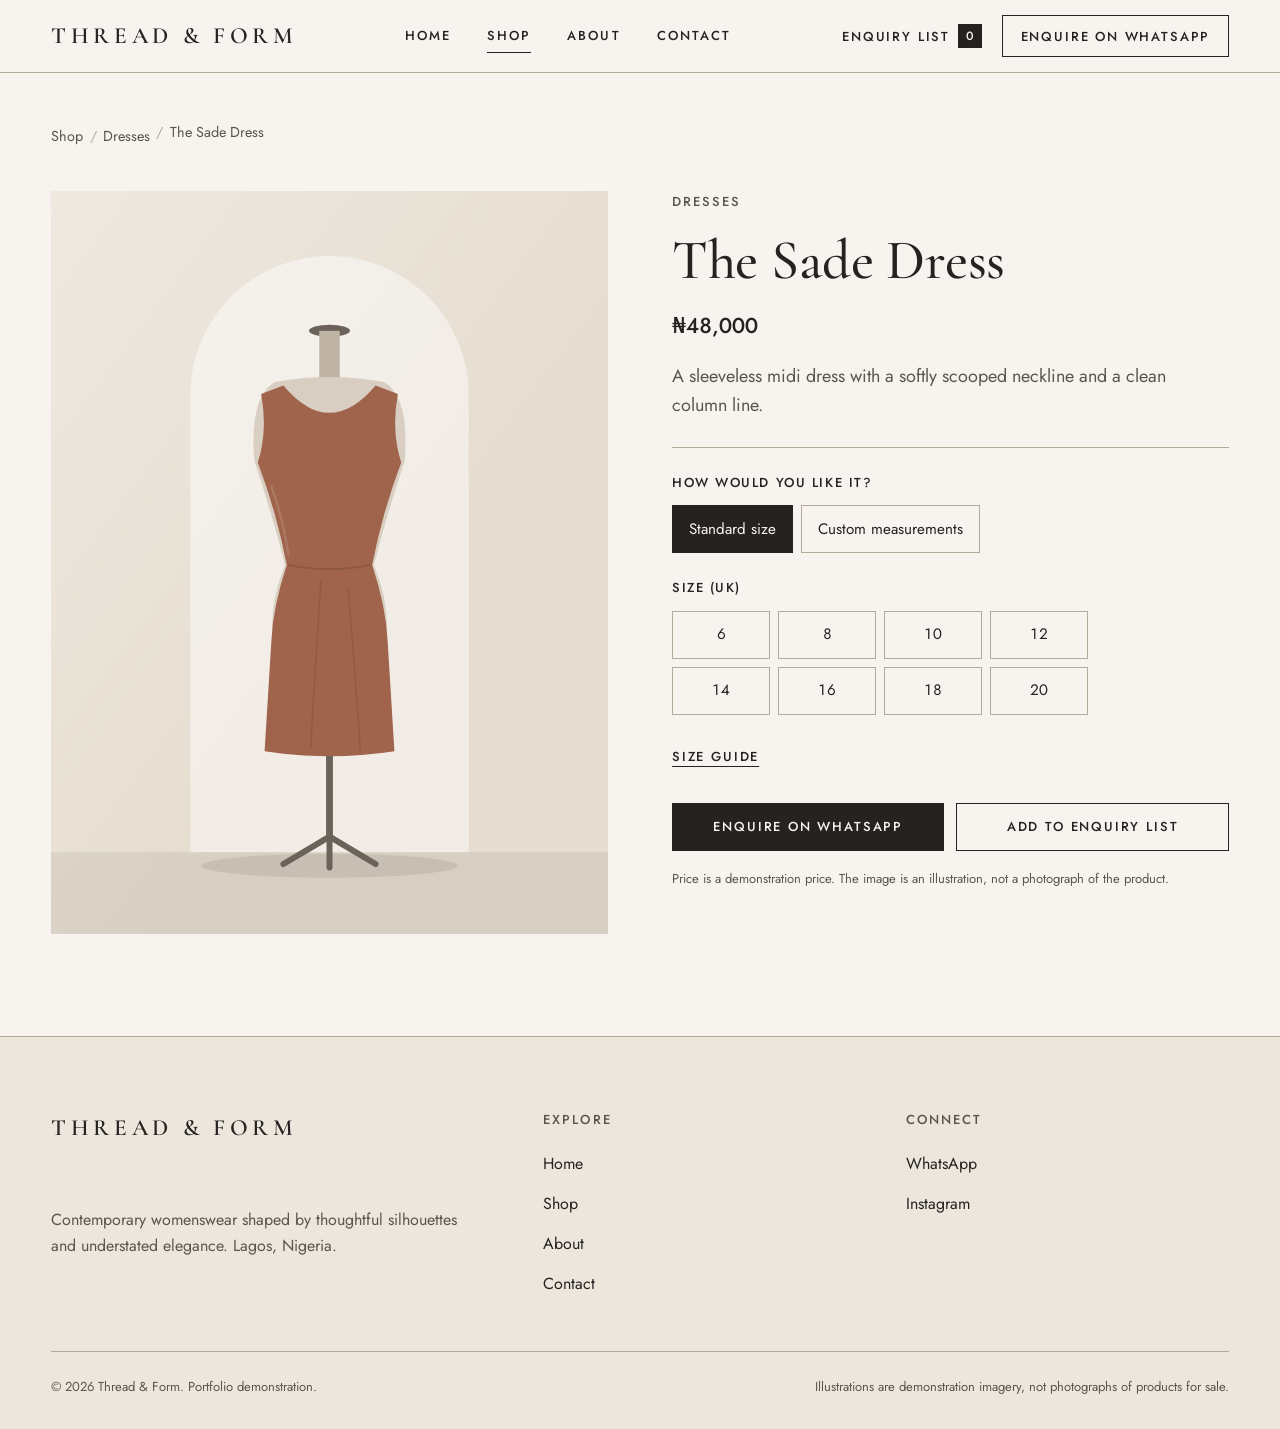
<file: product-sade.html>
<!DOCTYPE html>
<html lang="en-NG">
<head>
<meta charset="utf-8">
<meta name="viewport" content="width=device-width, initial-scale=1">
<title>The Sade Dress | Thread &amp; Form</title>
<meta name="description" content="The Sade Dress, ₦48,000. Choose a UK size or send custom measurements, then enquire on WhatsApp.">
<meta property="og:title" content="The Sade Dress | Thread &amp; Form">
<meta property="og:description" content="The Sade Dress, ₦48,000. Choose a UK size or send custom measurements, then enquire on WhatsApp.">
<meta property="og:type" content="website">
<link rel="icon" href="data:image/svg+xml,%3Csvg xmlns='http://www.w3.org/2000/svg' viewBox='0 0 64 64'%3E%3Crect width='64' height='64' fill='%23252321'/%3E%3Ctext x='32' y='42' font-family='Georgia,serif' font-size='26' fill='%23F7F4EF' text-anchor='middle'%3ET%26amp;F%3C/text%3E%3C/svg%3E">
<link rel="preconnect" href="https://fonts.googleapis.com">
<link rel="preconnect" href="https://fonts.gstatic.com" crossorigin>
<link href="https://fonts.googleapis.com/css2?family=Cormorant+Garamond:wght@500;600&amp;family=Jost:wght@400;500&amp;display=swap" rel="stylesheet">
<link rel="stylesheet" href="styles.css">
</head>
<body>
<a class="skip-link" href="#main">Skip to content</a>
<header class="site-header">
  <div class="wrap header-inner">
    <a class="brand" href="index.html" aria-label="Thread &amp; Form, home">THREAD &amp; FORM</a>
    <nav class="site-nav" aria-label="Main">
      <ul class="nav-list"><li><a href="index.html">Home</a></li><li><a href="shop.html" aria-current="page">Shop</a></li><li><a href="about.html">About</a></li><li><a href="contact.html">Contact</a></li></ul>
    </nav>
    <div class="header-actions">
      <button class="list-btn" type="button" data-open-list aria-haspopup="dialog">Enquiry list <span class="list-count" data-list-count>0</span></button>
      <a class="btn btn-secondary header-wa" href="contact.html" data-whatsapp>Enquire on WhatsApp</a>
      <button class="menu-toggle" type="button" aria-expanded="false" aria-controls="mobile-menu">Menu</button>
    </div>
  </div>
  <nav id="mobile-menu" class="mobile-panel" aria-label="Main (mobile)" hidden>
    <ul><li><a href="index.html">Home</a></li><li><a href="shop.html" aria-current="page">Shop</a></li><li><a href="about.html">About</a></li><li><a href="contact.html">Contact</a></li></ul>
    <button class="btn btn-secondary" type="button" data-open-list aria-haspopup="dialog"><span>Enquiry list (<span data-list-count>0</span>)</span></button>
    <a class="btn btn-primary" href="contact.html" data-whatsapp>Enquire on WhatsApp</a>
  </nav>
</header>
<main id="main" tabindex="-1">

<div class="wrap product-page">
  <nav class="breadcrumb" aria-label="Breadcrumb">
    <ol><li><a href="shop.html">Shop</a></li><li><a href="shop.html#dresses">Dresses</a></li><li aria-current="page">The Sade Dress</li></ol>
  </nav>
  <div class="product-layout">
    <div class="product-media"><img src="product-sade.svg" alt="Demonstration illustration of The Sade Dress: a rust sleeveless midi dress with a scooped neckline, shown on a dress form." width="600" height="800" fetchpriority="high" decoding="async"></div>
    <div class="product-info" data-product-page data-key="sade" data-name="The Sade Dress" data-price="₦48,000" data-price-value="48000" data-url="product-sade.html">
      <p class="label">Dresses</p>
      <h1>The Sade Dress</h1>
      <p class="product-price price">₦48,000</p>
      <p class="lede">A sleeveless midi dress with a softly scooped neckline and a clean column line.</p>

      <form id="order-form" class="order-form" novalidate>
        <fieldset class="choice">
          <legend>How would you like it?</legend>
          <div class="choice-row">
            <label class="choice-opt"><input type="radio" name="fit" value="standard" checked><span>Standard size</span></label>
            <label class="choice-opt"><input type="radio" name="fit" value="custom"><span>Custom measurements</span></label>
          </div>
        </fieldset>

        <div id="standard-panel" class="fit-panel">
          <fieldset class="sizes" aria-describedby="size-error">
            <legend>Size (UK)</legend>
            <div class="size-grid"><label class="size-opt"><input type="radio" name="size" value="UK 6"><span>6</span></label><label class="size-opt"><input type="radio" name="size" value="UK 8"><span>8</span></label><label class="size-opt"><input type="radio" name="size" value="UK 10"><span>10</span></label><label class="size-opt"><input type="radio" name="size" value="UK 12"><span>12</span></label><label class="size-opt"><input type="radio" name="size" value="UK 14"><span>14</span></label><label class="size-opt"><input type="radio" name="size" value="UK 16"><span>16</span></label><label class="size-opt"><input type="radio" name="size" value="UK 18"><span>18</span></label><label class="size-opt"><input type="radio" name="size" value="UK 20"><span>20</span></label></div>
            <p class="field-error" id="size-error" aria-live="polite"></p>
          </fieldset>
          <details class="size-guide">
            <summary>Size guide</summary>
            <div class="table-scroll">
              <table>
                <caption>Body measurements, inches / cm</caption>
                <thead><tr><th scope="col">Size</th><th scope="col">Bust</th><th scope="col">Waist</th><th scope="col">Hips</th></tr></thead>
                <tbody><tr><th scope="row">UK 6</th><td>31 / 79</td><td>24 / 61</td><td>34 / 86</td></tr><tr><th scope="row">UK 8</th><td>32 / 81</td><td>25 / 64</td><td>35 / 89</td></tr><tr><th scope="row">UK 10</th><td>34 / 86</td><td>27 / 69</td><td>37 / 94</td></tr><tr><th scope="row">UK 12</th><td>36 / 91</td><td>29 / 74</td><td>39 / 99</td></tr><tr><th scope="row">UK 14</th><td>38 / 97</td><td>31 / 79</td><td>41 / 104</td></tr><tr><th scope="row">UK 16</th><td>40 / 102</td><td>33 / 84</td><td>43 / 109</td></tr><tr><th scope="row">UK 18</th><td>42 / 107</td><td>35 / 89</td><td>45 / 114</td></tr><tr><th scope="row">UK 20</th><td>44 / 112</td><td>37 / 94</td><td>47 / 119</td></tr></tbody>
              </table>
            </div>
            <p class="hint">A general UK size guide. Fit varies by piece, so confirm on WhatsApp if you are between sizes.</p>
          </details>
        </div>

        <div id="custom-panel" class="fit-panel" hidden>
          <fieldset class="units">
            <legend>Measure in</legend>
            <div class="choice-row">
              <label class="choice-opt"><input type="radio" name="units" value="in" checked><span>Inches</span></label>
              <label class="choice-opt"><input type="radio" name="units" value="cm"><span>Centimetres</span></label>
            </div>
          </fieldset>
          <p class="hint">Measure over light clothing, keeping the tape snug but not tight. Bust, waist and hips are needed; the rest helps with fit.</p>
          <div class="measure-grid"><div class="field">
  <label for="m-bust">Bust <span class="req">(required)</span></label>
  <input id="m-bust" name="bust" type="number" inputmode="decimal" step="0.5" min="0" required aria-describedby="m-bust-error">
  <p class="field-error" id="m-bust-error" aria-live="polite"></p>
</div><div class="field">
  <label for="m-waist">Waist <span class="req">(required)</span></label>
  <input id="m-waist" name="waist" type="number" inputmode="decimal" step="0.5" min="0" required aria-describedby="m-waist-error">
  <p class="field-error" id="m-waist-error" aria-live="polite"></p>
</div><div class="field">
  <label for="m-hips">Hips <span class="req">(required)</span></label>
  <input id="m-hips" name="hips" type="number" inputmode="decimal" step="0.5" min="0" required aria-describedby="m-hips-error">
  <p class="field-error" id="m-hips-error" aria-live="polite"></p>
</div><div class="field">
  <label for="m-shoulder">Shoulder width <span class="req">(optional)</span></label>
  <input id="m-shoulder" name="shoulder" type="number" inputmode="decimal" step="0.5" min="0" aria-describedby="m-shoulder-error">
  <p class="field-error" id="m-shoulder-error" aria-live="polite"></p>
</div><div class="field">
  <label for="m-length">Preferred length <span class="req">(optional)</span></label>
  <input id="m-length" name="length" type="number" inputmode="decimal" step="0.5" min="0" aria-describedby="m-length-error">
  <p class="field-error" id="m-length-error" aria-live="polite"></p>
</div><div class="field">
  <label for="m-height">Your height <span class="req">(optional)</span></label>
  <input id="m-height" name="height" type="number" inputmode="decimal" step="0.5" min="0" aria-describedby="m-height-error">
  <p class="field-error" id="m-height-error" aria-live="polite"></p>
</div></div>
          <div class="field">
            <label for="m-notes">Notes <span class="req">(optional)</span></label>
            <textarea id="m-notes" name="notes" rows="3" maxlength="300" placeholder="For example: I prefer a looser fit."></textarea>
          </div>
        </div>

        <p class="field-error form-level" id="order-error" aria-live="polite"></p>
        <div class="product-actions">
          <a class="btn btn-primary" id="order-wa" href="contact.html">Enquire on WhatsApp</a>
          <button type="submit" class="btn btn-secondary" id="order-add">Add to enquiry list</button>
        </div>
        <div class="order-status" id="order-status" role="status" aria-live="polite"></div>
      </form>
      <p class="demo-note">Price is a demonstration price. The image is an illustration, not a photograph of the product.</p>
    </div>
  </div>
</div>

</main>
<footer class="site-footer">
  <div class="wrap">
    <div class="footer-grid">
      <div class="footer-brand">
        <a class="brand" href="index.html">THREAD &amp; FORM</a>
        <p>Contemporary womenswear shaped by thoughtful silhouettes and understated elegance. Lagos, Nigeria.</p>
      </div>
      <nav class="footer-col" aria-label="Footer">
        <p class="footer-title">Explore</p>
        <ul>
          <li><a href="index.html">Home</a></li>
          <li><a href="shop.html">Shop</a></li>
          <li><a href="about.html">About</a></li>
          <li><a href="contact.html">Contact</a></li>
        </ul>
      </nav>
      <div class="footer-col">
        <p class="footer-title">Connect</p>
        <ul>
          <li><a href="contact.html" data-whatsapp>WhatsApp</a></li>
          <li><a href="contact.html" data-instagram>Instagram</a></li>
        </ul>
        <p class="small" data-wa-placeholder>WhatsApp: placeholder until a number is added.</p>
        <p class="small" data-ig-placeholder>Instagram: placeholder until a profile is linked.</p>
      </div>
    </div>
    <div class="footer-base">
      <p>© <span data-year>2026</span> Thread &amp; Form. Portfolio demonstration.</p>
      <p>Illustrations are demonstration imagery, not photographs of products for sale.</p>
    </div>
  </div>
</footer>

<dialog id="notice" class="notice" aria-labelledby="notice-title">
  <div class="notice-body">
    <p class="label">Placeholder</p>
    <h2 id="notice-title">Not set up yet</h2>
    <p id="notice-text"></p>
    <blockquote id="notice-message" hidden></blockquote>
    <p id="notice-status" class="copy-status" aria-live="polite"></p>
    <div class="btn-row">
      <button type="button" class="btn btn-primary" id="notice-copy" hidden>Copy message</button>
      <button type="button" class="btn btn-secondary" data-close>Close</button>
    </div>
  </div>
</dialog>
<dialog id="enquiry-list" class="notice list-dialog" aria-labelledby="list-title">
  <div class="notice-body">
    <h2 id="list-title">Your enquiry list</h2>
    <p class="list-intro">Send all these pieces to Thread &amp; Form in one WhatsApp message. Nothing is charged here.</p>
    <ul class="list-items" id="list-items"></ul>
    <p class="list-empty" id="list-empty">Your list is empty. <a href="shop.html">Browse the collection</a> and choose a size to add a piece.</p>
    <p class="list-total" id="list-total"></p>
    <p class="list-storage" id="list-storage" hidden>This browser is not saving your list, so it will empty if you leave this page.</p>
    <p class="copy-status" id="list-status" aria-live="polite"></p>
    <div class="btn-row">
      <a class="btn btn-primary" id="list-send" href="contact.html">Send list on WhatsApp</a>
      <button type="button" class="btn btn-secondary" id="list-clear">Clear list</button>
      <button type="button" class="btn btn-secondary" data-close-list>Close</button>
    </div>
  </div>
</dialog>
<div class="list-bar" data-list-bar hidden>
  <button type="button" class="btn btn-primary btn-block" data-open-list aria-haspopup="dialog"><span>View enquiry list (<span data-list-count>0</span>)</span></button>
</div>
<script src="main.js"></script>
</body>
</html>
</file>
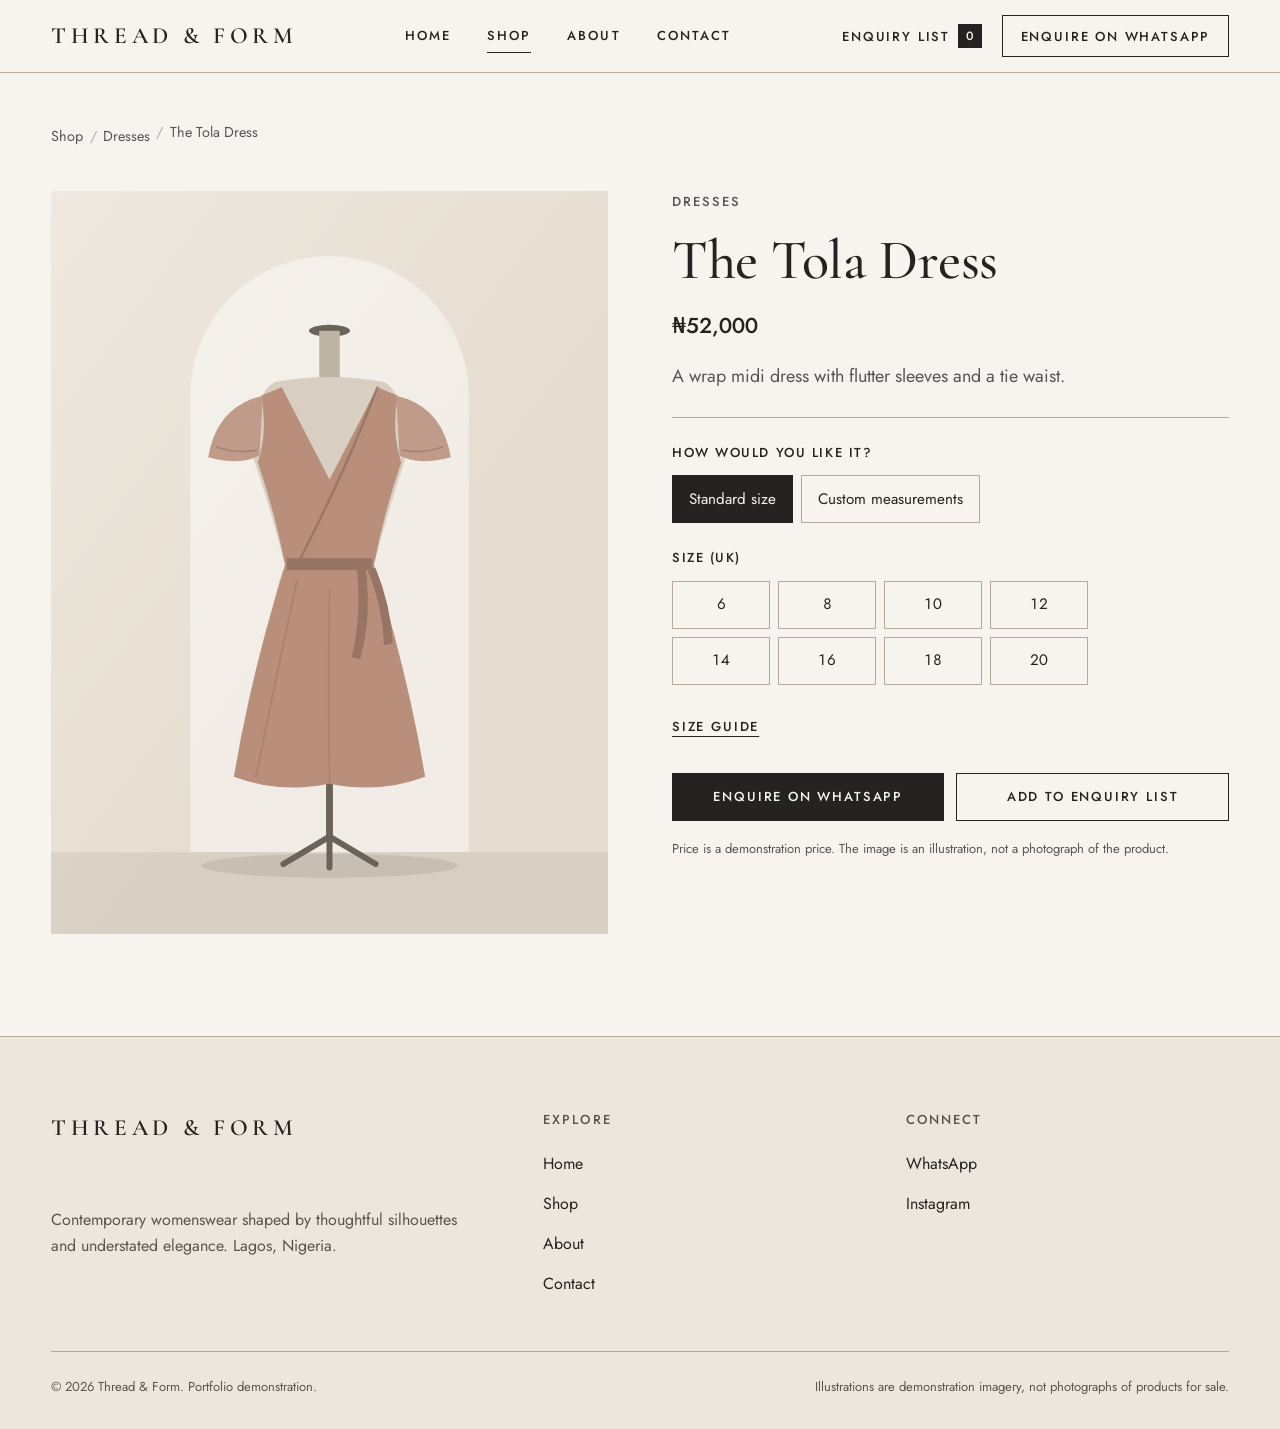
<file: product-tola.html>
<!DOCTYPE html>
<html lang="en-NG">
<head>
<meta charset="utf-8">
<meta name="viewport" content="width=device-width, initial-scale=1">
<title>The Tola Dress | Thread &amp; Form</title>
<meta name="description" content="The Tola Dress, ₦52,000. A wrap midi dress with flutter sleeves and a tie waist. Choose a UK size or send custom measurements, then enquire on WhatsApp.">
<meta property="og:title" content="The Tola Dress | Thread &amp; Form">
<meta property="og:description" content="The Tola Dress, ₦52,000. A wrap midi dress with flutter sleeves and a tie waist. Choose a UK size or send custom measurements, then enquire on WhatsApp.">
<meta property="og:type" content="website">
<link rel="icon" href="data:image/svg+xml,%3Csvg xmlns='http://www.w3.org/2000/svg' viewBox='0 0 64 64'%3E%3Crect width='64' height='64' fill='%23252321'/%3E%3Ctext x='32' y='42' font-family='Georgia,serif' font-size='26' fill='%23F7F4EF' text-anchor='middle'%3ET%26amp;F%3C/text%3E%3C/svg%3E">
<link rel="preconnect" href="https://fonts.googleapis.com">
<link rel="preconnect" href="https://fonts.gstatic.com" crossorigin>
<link href="https://fonts.googleapis.com/css2?family=Cormorant+Garamond:wght@500;600&amp;family=Jost:wght@400;500&amp;display=swap" rel="stylesheet">
<link rel="stylesheet" href="styles.css">
</head>
<body>
<a class="skip-link" href="#main">Skip to content</a>
<header class="site-header">
  <div class="wrap header-inner">
    <a class="brand" href="index.html" aria-label="Thread &amp; Form, home">THREAD &amp; FORM</a>
    <nav class="site-nav" aria-label="Main">
      <ul class="nav-list"><li><a href="index.html">Home</a></li><li><a href="shop.html" aria-current="page">Shop</a></li><li><a href="about.html">About</a></li><li><a href="contact.html">Contact</a></li></ul>
    </nav>
    <div class="header-actions">
      <button class="list-btn" type="button" data-open-list aria-haspopup="dialog">Enquiry list <span class="list-count" data-list-count>0</span></button>
      <a class="btn btn-secondary header-wa" href="contact.html" data-whatsapp>Enquire on WhatsApp</a>
      <button class="menu-toggle" type="button" aria-expanded="false" aria-controls="mobile-menu">Menu</button>
    </div>
  </div>
  <nav id="mobile-menu" class="mobile-panel" aria-label="Main (mobile)" hidden>
    <ul><li><a href="index.html">Home</a></li><li><a href="shop.html" aria-current="page">Shop</a></li><li><a href="about.html">About</a></li><li><a href="contact.html">Contact</a></li></ul>
    <button class="btn btn-secondary" type="button" data-open-list aria-haspopup="dialog"><span>Enquiry list (<span data-list-count>0</span>)</span></button>
    <a class="btn btn-primary" href="contact.html" data-whatsapp>Enquire on WhatsApp</a>
  </nav>
</header>
<main id="main" tabindex="-1">

<div class="wrap product-page">
  <nav class="breadcrumb" aria-label="Breadcrumb">
    <ol><li><a href="shop.html">Shop</a></li><li><a href="shop.html#dresses">Dresses</a></li><li aria-current="page">The Tola Dress</li></ol>
  </nav>
  <div class="product-layout">
    <div class="product-media"><img src="product-tola.svg" alt="Demonstration illustration of The Tola Dress: a dusty clay wrap midi dress with flutter sleeves and a tie belt, shown on a dress form." width="600" height="800" fetchpriority="high" decoding="async"></div>
    <div class="product-info" data-product-page data-key="tola" data-name="The Tola Dress" data-price="₦52,000" data-price-value="52000" data-url="product-tola.html">
      <p class="label">Dresses</p>
      <h1>The Tola Dress</h1>
      <p class="product-price price">₦52,000</p>
      <p class="lede">A wrap midi dress with flutter sleeves and a tie waist.</p>

      <form id="order-form" class="order-form" novalidate>
        <fieldset class="choice">
          <legend>How would you like it?</legend>
          <div class="choice-row">
            <label class="choice-opt"><input type="radio" name="fit" value="standard" checked><span>Standard size</span></label>
            <label class="choice-opt"><input type="radio" name="fit" value="custom"><span>Custom measurements</span></label>
          </div>
        </fieldset>

        <div id="standard-panel" class="fit-panel">
          <fieldset class="sizes" aria-describedby="size-error">
            <legend>Size (UK)</legend>
            <div class="size-grid"><label class="size-opt"><input type="radio" name="size" value="UK 6"><span>6</span></label><label class="size-opt"><input type="radio" name="size" value="UK 8"><span>8</span></label><label class="size-opt"><input type="radio" name="size" value="UK 10"><span>10</span></label><label class="size-opt"><input type="radio" name="size" value="UK 12"><span>12</span></label><label class="size-opt"><input type="radio" name="size" value="UK 14"><span>14</span></label><label class="size-opt"><input type="radio" name="size" value="UK 16"><span>16</span></label><label class="size-opt"><input type="radio" name="size" value="UK 18"><span>18</span></label><label class="size-opt"><input type="radio" name="size" value="UK 20"><span>20</span></label></div>
            <p class="field-error" id="size-error" aria-live="polite"></p>
          </fieldset>
          <details class="size-guide">
            <summary>Size guide</summary>
            <div class="table-scroll">
              <table>
                <caption>Body measurements, inches / cm</caption>
                <thead><tr><th scope="col">Size</th><th scope="col">Bust</th><th scope="col">Waist</th><th scope="col">Hips</th></tr></thead>
                <tbody><tr><th scope="row">UK 6</th><td>31 / 79</td><td>24 / 61</td><td>34 / 86</td></tr><tr><th scope="row">UK 8</th><td>32 / 81</td><td>25 / 64</td><td>35 / 89</td></tr><tr><th scope="row">UK 10</th><td>34 / 86</td><td>27 / 69</td><td>37 / 94</td></tr><tr><th scope="row">UK 12</th><td>36 / 91</td><td>29 / 74</td><td>39 / 99</td></tr><tr><th scope="row">UK 14</th><td>38 / 97</td><td>31 / 79</td><td>41 / 104</td></tr><tr><th scope="row">UK 16</th><td>40 / 102</td><td>33 / 84</td><td>43 / 109</td></tr><tr><th scope="row">UK 18</th><td>42 / 107</td><td>35 / 89</td><td>45 / 114</td></tr><tr><th scope="row">UK 20</th><td>44 / 112</td><td>37 / 94</td><td>47 / 119</td></tr></tbody>
              </table>
            </div>
            <p class="hint">A general UK size guide. Fit varies by piece, so confirm on WhatsApp if you are between sizes.</p>
          </details>
        </div>

        <div id="custom-panel" class="fit-panel" hidden>
          <fieldset class="units">
            <legend>Measure in</legend>
            <div class="choice-row">
              <label class="choice-opt"><input type="radio" name="units" value="in" checked><span>Inches</span></label>
              <label class="choice-opt"><input type="radio" name="units" value="cm"><span>Centimetres</span></label>
            </div>
          </fieldset>
          <p class="hint">Measure over light clothing, keeping the tape snug but not tight. Bust, waist and hips are needed; the rest helps with fit.</p>
          <div class="measure-grid"><div class="field">
  <label for="m-bust">Bust <span class="req">(required)</span></label>
  <input id="m-bust" name="bust" type="number" inputmode="decimal" step="0.5" min="0" required aria-describedby="m-bust-error">
  <p class="field-error" id="m-bust-error" aria-live="polite"></p>
</div><div class="field">
  <label for="m-waist">Waist <span class="req">(required)</span></label>
  <input id="m-waist" name="waist" type="number" inputmode="decimal" step="0.5" min="0" required aria-describedby="m-waist-error">
  <p class="field-error" id="m-waist-error" aria-live="polite"></p>
</div><div class="field">
  <label for="m-hips">Hips <span class="req">(required)</span></label>
  <input id="m-hips" name="hips" type="number" inputmode="decimal" step="0.5" min="0" required aria-describedby="m-hips-error">
  <p class="field-error" id="m-hips-error" aria-live="polite"></p>
</div><div class="field">
  <label for="m-shoulder">Shoulder width <span class="req">(optional)</span></label>
  <input id="m-shoulder" name="shoulder" type="number" inputmode="decimal" step="0.5" min="0" aria-describedby="m-shoulder-error">
  <p class="field-error" id="m-shoulder-error" aria-live="polite"></p>
</div><div class="field">
  <label for="m-length">Preferred length <span class="req">(optional)</span></label>
  <input id="m-length" name="length" type="number" inputmode="decimal" step="0.5" min="0" aria-describedby="m-length-error">
  <p class="field-error" id="m-length-error" aria-live="polite"></p>
</div><div class="field">
  <label for="m-height">Your height <span class="req">(optional)</span></label>
  <input id="m-height" name="height" type="number" inputmode="decimal" step="0.5" min="0" aria-describedby="m-height-error">
  <p class="field-error" id="m-height-error" aria-live="polite"></p>
</div></div>
          <div class="field">
            <label for="m-notes">Notes <span class="req">(optional)</span></label>
            <textarea id="m-notes" name="notes" rows="3" maxlength="300" placeholder="For example: I prefer a looser fit."></textarea>
          </div>
        </div>

        <p class="field-error form-level" id="order-error" aria-live="polite"></p>
        <div class="product-actions">
          <a class="btn btn-primary" id="order-wa" href="contact.html">Enquire on WhatsApp</a>
          <button type="submit" class="btn btn-secondary" id="order-add">Add to enquiry list</button>
        </div>
        <div class="order-status" id="order-status" role="status" aria-live="polite"></div>
      </form>
      <p class="demo-note">Price is a demonstration price. The image is an illustration, not a photograph of the product.</p>
    </div>
  </div>
</div>

</main>
<footer class="site-footer">
  <div class="wrap">
    <div class="footer-grid">
      <div class="footer-brand">
        <a class="brand" href="index.html">THREAD &amp; FORM</a>
        <p>Contemporary womenswear shaped by thoughtful silhouettes and understated elegance. Lagos, Nigeria.</p>
      </div>
      <nav class="footer-col" aria-label="Footer">
        <p class="footer-title">Explore</p>
        <ul>
          <li><a href="index.html">Home</a></li>
          <li><a href="shop.html">Shop</a></li>
          <li><a href="about.html">About</a></li>
          <li><a href="contact.html">Contact</a></li>
        </ul>
      </nav>
      <div class="footer-col">
        <p class="footer-title">Connect</p>
        <ul>
          <li><a href="contact.html" data-whatsapp>WhatsApp</a></li>
          <li><a href="contact.html" data-instagram>Instagram</a></li>
        </ul>
        <p class="small" data-wa-placeholder>WhatsApp: placeholder until a number is added.</p>
        <p class="small" data-ig-placeholder>Instagram: placeholder until a profile is linked.</p>
      </div>
    </div>
    <div class="footer-base">
      <p>© <span data-year>2026</span> Thread &amp; Form. Portfolio demonstration.</p>
      <p>Illustrations are demonstration imagery, not photographs of products for sale.</p>
    </div>
  </div>
</footer>

<dialog id="notice" class="notice" aria-labelledby="notice-title">
  <div class="notice-body">
    <p class="label">Placeholder</p>
    <h2 id="notice-title">Not set up yet</h2>
    <p id="notice-text"></p>
    <blockquote id="notice-message" hidden></blockquote>
    <p id="notice-status" class="copy-status" aria-live="polite"></p>
    <div class="btn-row">
      <button type="button" class="btn btn-primary" id="notice-copy" hidden>Copy message</button>
      <button type="button" class="btn btn-secondary" data-close>Close</button>
    </div>
  </div>
</dialog>
<dialog id="enquiry-list" class="notice list-dialog" aria-labelledby="list-title">
  <div class="notice-body">
    <h2 id="list-title">Your enquiry list</h2>
    <p class="list-intro">Send all these pieces to Thread &amp; Form in one WhatsApp message. Nothing is charged here.</p>
    <ul class="list-items" id="list-items"></ul>
    <p class="list-empty" id="list-empty">Your list is empty. <a href="shop.html">Browse the collection</a> and choose a size to add a piece.</p>
    <p class="list-total" id="list-total"></p>
    <p class="list-storage" id="list-storage" hidden>This browser is not saving your list, so it will empty if you leave this page.</p>
    <p class="copy-status" id="list-status" aria-live="polite"></p>
    <div class="btn-row">
      <a class="btn btn-primary" id="list-send" href="contact.html">Send list on WhatsApp</a>
      <button type="button" class="btn btn-secondary" id="list-clear">Clear list</button>
      <button type="button" class="btn btn-secondary" data-close-list>Close</button>
    </div>
  </div>
</dialog>
<div class="list-bar" data-list-bar hidden>
  <button type="button" class="btn btn-primary btn-block" data-open-list aria-haspopup="dialog"><span>View enquiry list (<span data-list-count>0</span>)</span></button>
</div>
<script src="main.js"></script>
</body>
</html>
</file>
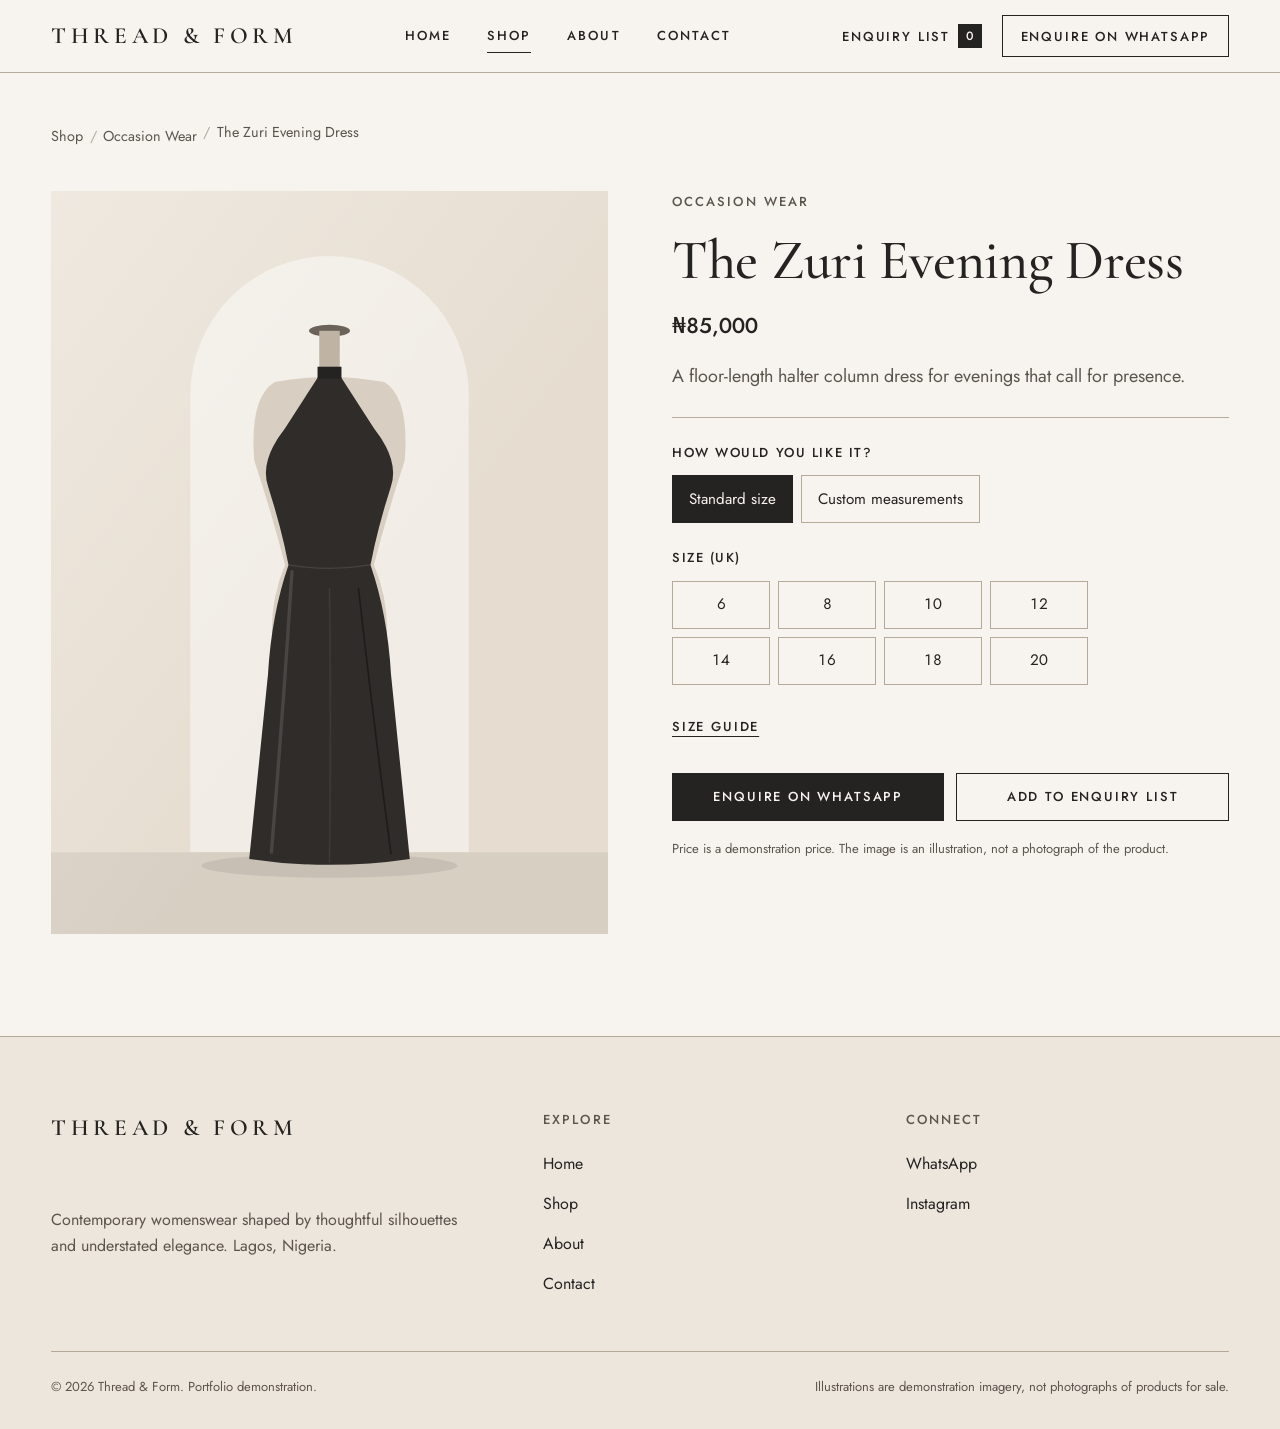
<file: product-zuri.html>
<!DOCTYPE html>
<html lang="en-NG">
<head>
<meta charset="utf-8">
<meta name="viewport" content="width=device-width, initial-scale=1">
<title>The Zuri Evening Dress | Thread &amp; Form</title>
<meta name="description" content="The Zuri Evening Dress, ₦85,000. Choose a UK size or send custom measurements, then enquire on WhatsApp.">
<meta property="og:title" content="The Zuri Evening Dress | Thread &amp; Form">
<meta property="og:description" content="The Zuri Evening Dress, ₦85,000. Choose a UK size or send custom measurements, then enquire on WhatsApp.">
<meta property="og:type" content="website">
<link rel="icon" href="data:image/svg+xml,%3Csvg xmlns='http://www.w3.org/2000/svg' viewBox='0 0 64 64'%3E%3Crect width='64' height='64' fill='%23252321'/%3E%3Ctext x='32' y='42' font-family='Georgia,serif' font-size='26' fill='%23F7F4EF' text-anchor='middle'%3ET%26amp;F%3C/text%3E%3C/svg%3E">
<link rel="preconnect" href="https://fonts.googleapis.com">
<link rel="preconnect" href="https://fonts.gstatic.com" crossorigin>
<link href="https://fonts.googleapis.com/css2?family=Cormorant+Garamond:wght@500;600&amp;family=Jost:wght@400;500&amp;display=swap" rel="stylesheet">
<link rel="stylesheet" href="styles.css">
</head>
<body>
<a class="skip-link" href="#main">Skip to content</a>
<header class="site-header">
  <div class="wrap header-inner">
    <a class="brand" href="index.html" aria-label="Thread &amp; Form, home">THREAD &amp; FORM</a>
    <nav class="site-nav" aria-label="Main">
      <ul class="nav-list"><li><a href="index.html">Home</a></li><li><a href="shop.html" aria-current="page">Shop</a></li><li><a href="about.html">About</a></li><li><a href="contact.html">Contact</a></li></ul>
    </nav>
    <div class="header-actions">
      <button class="list-btn" type="button" data-open-list aria-haspopup="dialog">Enquiry list <span class="list-count" data-list-count>0</span></button>
      <a class="btn btn-secondary header-wa" href="contact.html" data-whatsapp>Enquire on WhatsApp</a>
      <button class="menu-toggle" type="button" aria-expanded="false" aria-controls="mobile-menu">Menu</button>
    </div>
  </div>
  <nav id="mobile-menu" class="mobile-panel" aria-label="Main (mobile)" hidden>
    <ul><li><a href="index.html">Home</a></li><li><a href="shop.html" aria-current="page">Shop</a></li><li><a href="about.html">About</a></li><li><a href="contact.html">Contact</a></li></ul>
    <button class="btn btn-secondary" type="button" data-open-list aria-haspopup="dialog"><span>Enquiry list (<span data-list-count>0</span>)</span></button>
    <a class="btn btn-primary" href="contact.html" data-whatsapp>Enquire on WhatsApp</a>
  </nav>
</header>
<main id="main" tabindex="-1">

<div class="wrap product-page">
  <nav class="breadcrumb" aria-label="Breadcrumb">
    <ol><li><a href="shop.html">Shop</a></li><li><a href="shop.html#occasion-wear">Occasion Wear</a></li><li aria-current="page">The Zuri Evening Dress</li></ol>
  </nav>
  <div class="product-layout">
    <div class="product-media"><img src="product-zuri.svg" alt="Demonstration illustration of The Zuri Evening Dress: a black floor-length halter-neck column dress, shown on a dress form." width="600" height="800" fetchpriority="high" decoding="async"></div>
    <div class="product-info" data-product-page data-key="zuri" data-name="The Zuri Evening Dress" data-price="₦85,000" data-price-value="85000" data-url="product-zuri.html">
      <p class="label">Occasion Wear</p>
      <h1>The Zuri Evening Dress</h1>
      <p class="product-price price">₦85,000</p>
      <p class="lede">A floor-length halter column dress for evenings that call for presence.</p>

      <form id="order-form" class="order-form" novalidate>
        <fieldset class="choice">
          <legend>How would you like it?</legend>
          <div class="choice-row">
            <label class="choice-opt"><input type="radio" name="fit" value="standard" checked><span>Standard size</span></label>
            <label class="choice-opt"><input type="radio" name="fit" value="custom"><span>Custom measurements</span></label>
          </div>
        </fieldset>

        <div id="standard-panel" class="fit-panel">
          <fieldset class="sizes" aria-describedby="size-error">
            <legend>Size (UK)</legend>
            <div class="size-grid"><label class="size-opt"><input type="radio" name="size" value="UK 6"><span>6</span></label><label class="size-opt"><input type="radio" name="size" value="UK 8"><span>8</span></label><label class="size-opt"><input type="radio" name="size" value="UK 10"><span>10</span></label><label class="size-opt"><input type="radio" name="size" value="UK 12"><span>12</span></label><label class="size-opt"><input type="radio" name="size" value="UK 14"><span>14</span></label><label class="size-opt"><input type="radio" name="size" value="UK 16"><span>16</span></label><label class="size-opt"><input type="radio" name="size" value="UK 18"><span>18</span></label><label class="size-opt"><input type="radio" name="size" value="UK 20"><span>20</span></label></div>
            <p class="field-error" id="size-error" aria-live="polite"></p>
          </fieldset>
          <details class="size-guide">
            <summary>Size guide</summary>
            <div class="table-scroll">
              <table>
                <caption>Body measurements, inches / cm</caption>
                <thead><tr><th scope="col">Size</th><th scope="col">Bust</th><th scope="col">Waist</th><th scope="col">Hips</th></tr></thead>
                <tbody><tr><th scope="row">UK 6</th><td>31 / 79</td><td>24 / 61</td><td>34 / 86</td></tr><tr><th scope="row">UK 8</th><td>32 / 81</td><td>25 / 64</td><td>35 / 89</td></tr><tr><th scope="row">UK 10</th><td>34 / 86</td><td>27 / 69</td><td>37 / 94</td></tr><tr><th scope="row">UK 12</th><td>36 / 91</td><td>29 / 74</td><td>39 / 99</td></tr><tr><th scope="row">UK 14</th><td>38 / 97</td><td>31 / 79</td><td>41 / 104</td></tr><tr><th scope="row">UK 16</th><td>40 / 102</td><td>33 / 84</td><td>43 / 109</td></tr><tr><th scope="row">UK 18</th><td>42 / 107</td><td>35 / 89</td><td>45 / 114</td></tr><tr><th scope="row">UK 20</th><td>44 / 112</td><td>37 / 94</td><td>47 / 119</td></tr></tbody>
              </table>
            </div>
            <p class="hint">A general UK size guide. Fit varies by piece, so confirm on WhatsApp if you are between sizes.</p>
          </details>
        </div>

        <div id="custom-panel" class="fit-panel" hidden>
          <fieldset class="units">
            <legend>Measure in</legend>
            <div class="choice-row">
              <label class="choice-opt"><input type="radio" name="units" value="in" checked><span>Inches</span></label>
              <label class="choice-opt"><input type="radio" name="units" value="cm"><span>Centimetres</span></label>
            </div>
          </fieldset>
          <p class="hint">Measure over light clothing, keeping the tape snug but not tight. Bust, waist and hips are needed; the rest helps with fit.</p>
          <div class="measure-grid"><div class="field">
  <label for="m-bust">Bust <span class="req">(required)</span></label>
  <input id="m-bust" name="bust" type="number" inputmode="decimal" step="0.5" min="0" required aria-describedby="m-bust-error">
  <p class="field-error" id="m-bust-error" aria-live="polite"></p>
</div><div class="field">
  <label for="m-waist">Waist <span class="req">(required)</span></label>
  <input id="m-waist" name="waist" type="number" inputmode="decimal" step="0.5" min="0" required aria-describedby="m-waist-error">
  <p class="field-error" id="m-waist-error" aria-live="polite"></p>
</div><div class="field">
  <label for="m-hips">Hips <span class="req">(required)</span></label>
  <input id="m-hips" name="hips" type="number" inputmode="decimal" step="0.5" min="0" required aria-describedby="m-hips-error">
  <p class="field-error" id="m-hips-error" aria-live="polite"></p>
</div><div class="field">
  <label for="m-shoulder">Shoulder width <span class="req">(optional)</span></label>
  <input id="m-shoulder" name="shoulder" type="number" inputmode="decimal" step="0.5" min="0" aria-describedby="m-shoulder-error">
  <p class="field-error" id="m-shoulder-error" aria-live="polite"></p>
</div><div class="field">
  <label for="m-length">Preferred length <span class="req">(optional)</span></label>
  <input id="m-length" name="length" type="number" inputmode="decimal" step="0.5" min="0" aria-describedby="m-length-error">
  <p class="field-error" id="m-length-error" aria-live="polite"></p>
</div><div class="field">
  <label for="m-height">Your height <span class="req">(optional)</span></label>
  <input id="m-height" name="height" type="number" inputmode="decimal" step="0.5" min="0" aria-describedby="m-height-error">
  <p class="field-error" id="m-height-error" aria-live="polite"></p>
</div></div>
          <div class="field">
            <label for="m-notes">Notes <span class="req">(optional)</span></label>
            <textarea id="m-notes" name="notes" rows="3" maxlength="300" placeholder="For example: I prefer a looser fit."></textarea>
          </div>
        </div>

        <p class="field-error form-level" id="order-error" aria-live="polite"></p>
        <div class="product-actions">
          <a class="btn btn-primary" id="order-wa" href="contact.html">Enquire on WhatsApp</a>
          <button type="submit" class="btn btn-secondary" id="order-add">Add to enquiry list</button>
        </div>
        <div class="order-status" id="order-status" role="status" aria-live="polite"></div>
      </form>
      <p class="demo-note">Price is a demonstration price. The image is an illustration, not a photograph of the product.</p>
    </div>
  </div>
</div>

</main>
<footer class="site-footer">
  <div class="wrap">
    <div class="footer-grid">
      <div class="footer-brand">
        <a class="brand" href="index.html">THREAD &amp; FORM</a>
        <p>Contemporary womenswear shaped by thoughtful silhouettes and understated elegance. Lagos, Nigeria.</p>
      </div>
      <nav class="footer-col" aria-label="Footer">
        <p class="footer-title">Explore</p>
        <ul>
          <li><a href="index.html">Home</a></li>
          <li><a href="shop.html">Shop</a></li>
          <li><a href="about.html">About</a></li>
          <li><a href="contact.html">Contact</a></li>
        </ul>
      </nav>
      <div class="footer-col">
        <p class="footer-title">Connect</p>
        <ul>
          <li><a href="contact.html" data-whatsapp>WhatsApp</a></li>
          <li><a href="contact.html" data-instagram>Instagram</a></li>
        </ul>
        <p class="small" data-wa-placeholder>WhatsApp: placeholder until a number is added.</p>
        <p class="small" data-ig-placeholder>Instagram: placeholder until a profile is linked.</p>
      </div>
    </div>
    <div class="footer-base">
      <p>© <span data-year>2026</span> Thread &amp; Form. Portfolio demonstration.</p>
      <p>Illustrations are demonstration imagery, not photographs of products for sale.</p>
    </div>
  </div>
</footer>

<dialog id="notice" class="notice" aria-labelledby="notice-title">
  <div class="notice-body">
    <p class="label">Placeholder</p>
    <h2 id="notice-title">Not set up yet</h2>
    <p id="notice-text"></p>
    <blockquote id="notice-message" hidden></blockquote>
    <p id="notice-status" class="copy-status" aria-live="polite"></p>
    <div class="btn-row">
      <button type="button" class="btn btn-primary" id="notice-copy" hidden>Copy message</button>
      <button type="button" class="btn btn-secondary" data-close>Close</button>
    </div>
  </div>
</dialog>
<dialog id="enquiry-list" class="notice list-dialog" aria-labelledby="list-title">
  <div class="notice-body">
    <h2 id="list-title">Your enquiry list</h2>
    <p class="list-intro">Send all these pieces to Thread &amp; Form in one WhatsApp message. Nothing is charged here.</p>
    <ul class="list-items" id="list-items"></ul>
    <p class="list-empty" id="list-empty">Your list is empty. <a href="shop.html">Browse the collection</a> and choose a size to add a piece.</p>
    <p class="list-total" id="list-total"></p>
    <p class="list-storage" id="list-storage" hidden>This browser is not saving your list, so it will empty if you leave this page.</p>
    <p class="copy-status" id="list-status" aria-live="polite"></p>
    <div class="btn-row">
      <a class="btn btn-primary" id="list-send" href="contact.html">Send list on WhatsApp</a>
      <button type="button" class="btn btn-secondary" id="list-clear">Clear list</button>
      <button type="button" class="btn btn-secondary" data-close-list>Close</button>
    </div>
  </div>
</dialog>
<div class="list-bar" data-list-bar hidden>
  <button type="button" class="btn btn-primary btn-block" data-open-list aria-haspopup="dialog"><span>View enquiry list (<span data-list-count>0</span>)</span></button>
</div>
<script src="main.js"></script>
</body>
</html>
</file>
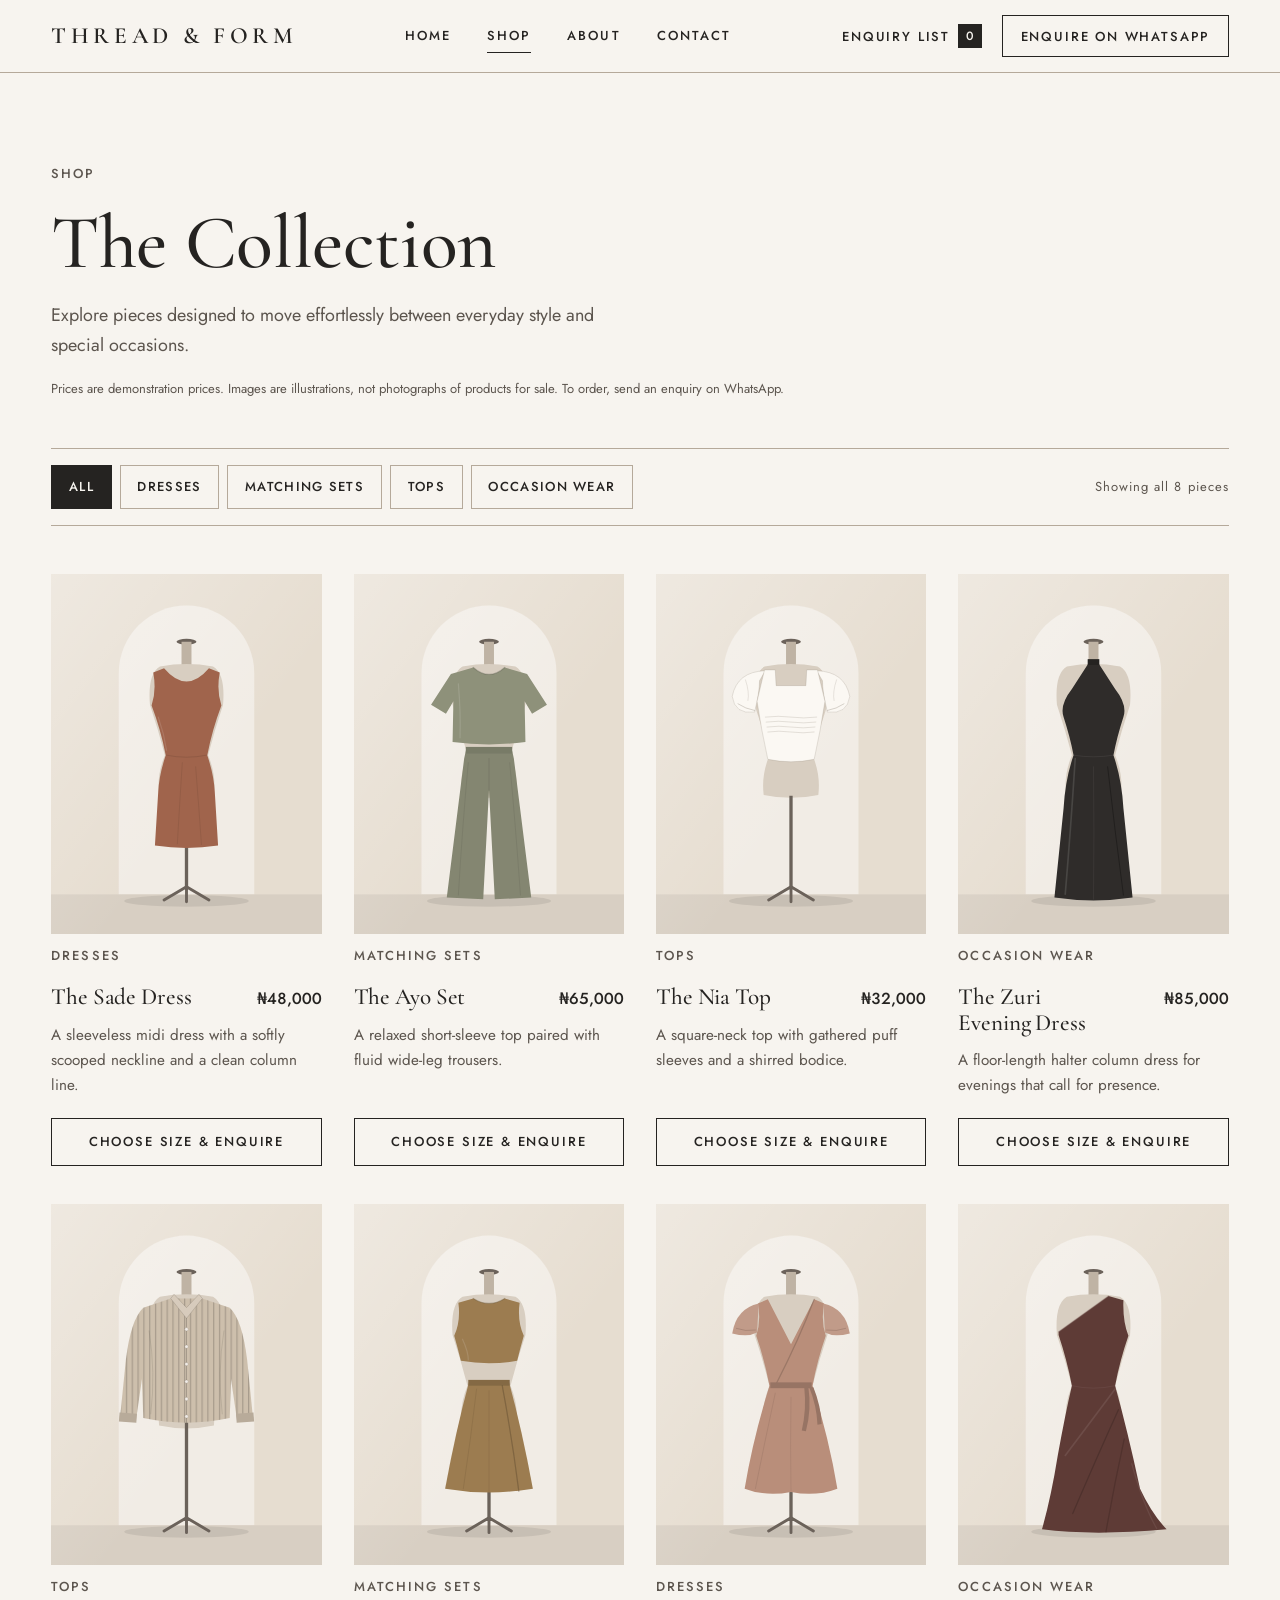
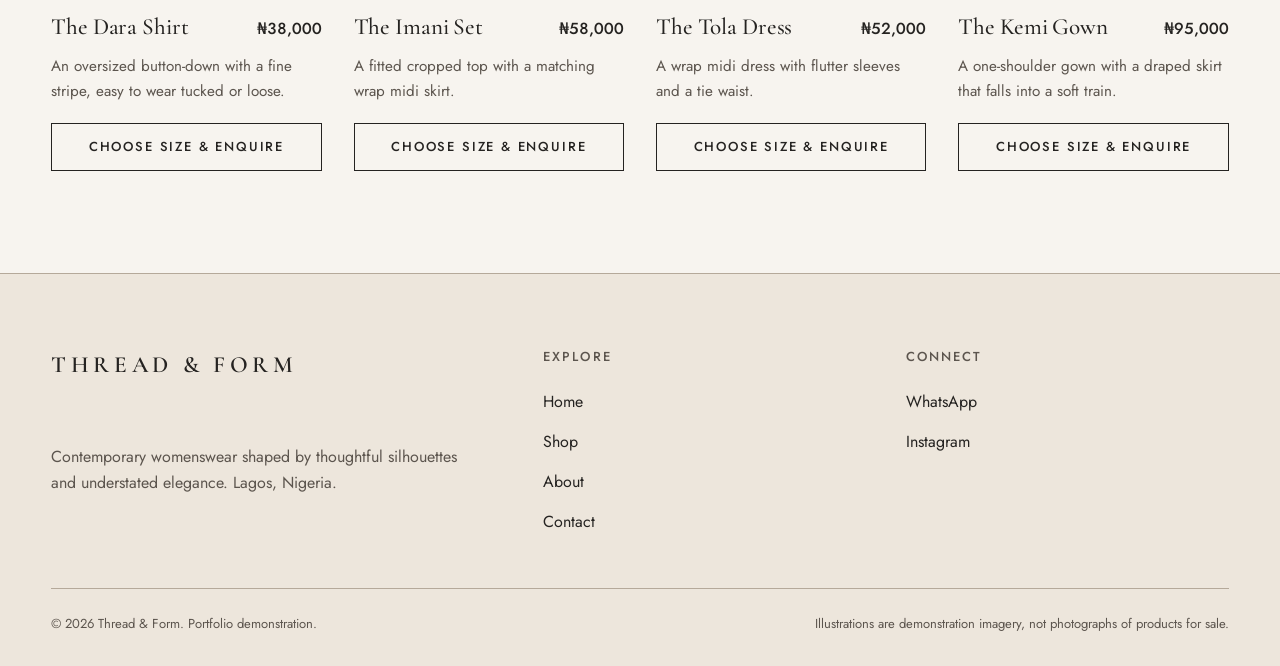
<file: shop.html>
<!DOCTYPE html>
<html lang="en-NG">
<head>
<meta charset="utf-8">
<meta name="viewport" content="width=device-width, initial-scale=1">
<title>Shop the Collection | Thread &amp; Form</title>
<meta name="description" content="Browse the Thread &amp; Form collection of dresses, matching sets, tops and occasion wear, and enquire about any piece on WhatsApp.">
<meta property="og:title" content="Shop the Collection | Thread &amp; Form">
<meta property="og:description" content="Browse the Thread &amp; Form collection of dresses, matching sets, tops and occasion wear, and enquire about any piece on WhatsApp.">
<meta property="og:type" content="website">
<link rel="icon" href="data:image/svg+xml,%3Csvg xmlns='http://www.w3.org/2000/svg' viewBox='0 0 64 64'%3E%3Crect width='64' height='64' fill='%23252321'/%3E%3Ctext x='32' y='42' font-family='Georgia,serif' font-size='26' fill='%23F7F4EF' text-anchor='middle'%3ET%26amp;F%3C/text%3E%3C/svg%3E">
<link rel="preconnect" href="https://fonts.googleapis.com">
<link rel="preconnect" href="https://fonts.gstatic.com" crossorigin>
<link href="https://fonts.googleapis.com/css2?family=Cormorant+Garamond:wght@500;600&amp;family=Jost:wght@400;500&amp;display=swap" rel="stylesheet">
<link rel="stylesheet" href="styles.css">
</head>
<body>
<a class="skip-link" href="#main">Skip to content</a>
<header class="site-header">
  <div class="wrap header-inner">
    <a class="brand" href="index.html" aria-label="Thread &amp; Form, home">THREAD &amp; FORM</a>
    <nav class="site-nav" aria-label="Main">
      <ul class="nav-list"><li><a href="index.html">Home</a></li><li><a href="shop.html" aria-current="page">Shop</a></li><li><a href="about.html">About</a></li><li><a href="contact.html">Contact</a></li></ul>
    </nav>
    <div class="header-actions">
      <button class="list-btn" type="button" data-open-list aria-haspopup="dialog">Enquiry list <span class="list-count" data-list-count>0</span></button>
      <a class="btn btn-secondary header-wa" href="contact.html" data-whatsapp>Enquire on WhatsApp</a>
      <button class="menu-toggle" type="button" aria-expanded="false" aria-controls="mobile-menu">Menu</button>
    </div>
  </div>
  <nav id="mobile-menu" class="mobile-panel" aria-label="Main (mobile)" hidden>
    <ul><li><a href="index.html">Home</a></li><li><a href="shop.html" aria-current="page">Shop</a></li><li><a href="about.html">About</a></li><li><a href="contact.html">Contact</a></li></ul>
    <button class="btn btn-secondary" type="button" data-open-list aria-haspopup="dialog"><span>Enquiry list (<span data-list-count>0</span>)</span></button>
    <a class="btn btn-primary" href="contact.html" data-whatsapp>Enquire on WhatsApp</a>
  </nav>
</header>
<main id="main" tabindex="-1">

<div class="wrap">
  <header class="page-intro">
    <p class="label">Shop</p>
    <h1>The Collection</h1>
    <p class="lede">Explore pieces designed to move effortlessly between everyday style and special occasions.</p>
    <p class="demo-note">Prices are demonstration prices. Images are illustrations, not photographs of products for sale. To order, send an enquiry on WhatsApp.</p>
  </header>
  <div class="filter-bar">
    <div class="filters" role="group" aria-label="Filter by category" data-filters><button type="button" class="filter-btn" data-filter="all" aria-pressed="true">All</button><button type="button" class="filter-btn" data-filter="dresses" aria-pressed="false">Dresses</button><button type="button" class="filter-btn" data-filter="matching-sets" aria-pressed="false">Matching Sets</button><button type="button" class="filter-btn" data-filter="tops" aria-pressed="false">Tops</button><button type="button" class="filter-btn" data-filter="occasion-wear" aria-pressed="false">Occasion Wear</button></div>
    <p class="result-count" id="result-count" aria-live="polite">Showing all 8 pieces</p>
  </div>
  <div class="product-grid shop-grid shop-end">
<article class="product-card" data-category="dresses">
  <a class="media" href="product-sade.html" tabindex="-1" aria-hidden="true"><img src="product-sade.svg" alt="Demonstration illustration of The Sade Dress: a rust sleeveless midi dress with a scooped neckline, shown on a dress form." width="600" height="800" loading="lazy" decoding="async"></a>
  <p class="label">Dresses</p>
  <div class="product-meta"><h2><a class="card-link" href="product-sade.html">The Sade Dress</a></h2><span class="price">₦48,000</span></div>
  <p class="desc">A sleeveless midi dress with a softly scooped neckline and a clean column line.</p>
  <a class="btn btn-secondary" href="product-sade.html" aria-label="Choose size and enquire about The Sade Dress">Choose size &amp; enquire</a>
</article>
<article class="product-card" data-category="matching-sets">
  <a class="media" href="product-ayo.html" tabindex="-1" aria-hidden="true"><img src="product-ayo.svg" alt="Demonstration illustration of The Ayo Set: a sage short-sleeve top with matching wide-leg trousers, shown on a dress form." width="600" height="800" loading="lazy" decoding="async"></a>
  <p class="label">Matching Sets</p>
  <div class="product-meta"><h2><a class="card-link" href="product-ayo.html">The Ayo Set</a></h2><span class="price">₦65,000</span></div>
  <p class="desc">A relaxed short-sleeve top paired with fluid wide-leg trousers.</p>
  <a class="btn btn-secondary" href="product-ayo.html" aria-label="Choose size and enquire about The Ayo Set">Choose size &amp; enquire</a>
</article>
<article class="product-card" data-category="tops">
  <a class="media" href="product-nia.html" tabindex="-1" aria-hidden="true"><img src="product-nia.svg" alt="Demonstration illustration of The Nia Top: an ivory square-neck top with puff sleeves, shown on a dress form." width="600" height="800" loading="lazy" decoding="async"></a>
  <p class="label">Tops</p>
  <div class="product-meta"><h2><a class="card-link" href="product-nia.html">The Nia Top</a></h2><span class="price">₦32,000</span></div>
  <p class="desc">A square-neck top with gathered puff sleeves and a shirred bodice.</p>
  <a class="btn btn-secondary" href="product-nia.html" aria-label="Choose size and enquire about The Nia Top">Choose size &amp; enquire</a>
</article>
<article class="product-card" data-category="occasion-wear">
  <a class="media" href="product-zuri.html" tabindex="-1" aria-hidden="true"><img src="product-zuri.svg" alt="Demonstration illustration of The Zuri Evening Dress: a black floor-length halter-neck column dress, shown on a dress form." width="600" height="800" loading="lazy" decoding="async"></a>
  <p class="label">Occasion Wear</p>
  <div class="product-meta"><h2><a class="card-link" href="product-zuri.html">The Zuri Evening Dress</a></h2><span class="price">₦85,000</span></div>
  <p class="desc">A floor-length halter column dress for evenings that call for presence.</p>
  <a class="btn btn-secondary" href="product-zuri.html" aria-label="Choose size and enquire about The Zuri Evening Dress">Choose size &amp; enquire</a>
</article>
<article class="product-card" data-category="tops">
  <a class="media" href="product-dara.html" tabindex="-1" aria-hidden="true"><img src="product-dara.svg" alt="Demonstration illustration of The Dara Shirt: a stone-coloured oversized striped button-down shirt, shown on a dress form." width="600" height="800" loading="lazy" decoding="async"></a>
  <p class="label">Tops</p>
  <div class="product-meta"><h2><a class="card-link" href="product-dara.html">The Dara Shirt</a></h2><span class="price">₦38,000</span></div>
  <p class="desc">An oversized button-down with a fine stripe, easy to wear tucked or loose.</p>
  <a class="btn btn-secondary" href="product-dara.html" aria-label="Choose size and enquire about The Dara Shirt">Choose size &amp; enquire</a>
</article>
<article class="product-card" data-category="matching-sets">
  <a class="media" href="product-imani.html" tabindex="-1" aria-hidden="true"><img src="product-imani.svg" alt="Demonstration illustration of The Imani Set: an ochre cropped top with a matching wrap midi skirt, shown on a dress form." width="600" height="800" loading="lazy" decoding="async"></a>
  <p class="label">Matching Sets</p>
  <div class="product-meta"><h2><a class="card-link" href="product-imani.html">The Imani Set</a></h2><span class="price">₦58,000</span></div>
  <p class="desc">A fitted cropped top with a matching wrap midi skirt.</p>
  <a class="btn btn-secondary" href="product-imani.html" aria-label="Choose size and enquire about The Imani Set">Choose size &amp; enquire</a>
</article>
<article class="product-card" data-category="dresses">
  <a class="media" href="product-tola.html" tabindex="-1" aria-hidden="true"><img src="product-tola.svg" alt="Demonstration illustration of The Tola Dress: a dusty clay wrap midi dress with flutter sleeves and a tie belt, shown on a dress form." width="600" height="800" loading="lazy" decoding="async"></a>
  <p class="label">Dresses</p>
  <div class="product-meta"><h2><a class="card-link" href="product-tola.html">The Tola Dress</a></h2><span class="price">₦52,000</span></div>
  <p class="desc">A wrap midi dress with flutter sleeves and a tie waist.</p>
  <a class="btn btn-secondary" href="product-tola.html" aria-label="Choose size and enquire about The Tola Dress">Choose size &amp; enquire</a>
</article>
<article class="product-card" data-category="occasion-wear">
  <a class="media" href="product-kemi.html" tabindex="-1" aria-hidden="true"><img src="product-kemi.svg" alt="Demonstration illustration of The Kemi Gown: a deep wine one-shoulder gown with a draped skirt and train, shown on a dress form." width="600" height="800" loading="lazy" decoding="async"></a>
  <p class="label">Occasion Wear</p>
  <div class="product-meta"><h2><a class="card-link" href="product-kemi.html">The Kemi Gown</a></h2><span class="price">₦95,000</span></div>
  <p class="desc">A one-shoulder gown with a draped skirt that falls into a soft train.</p>
  <a class="btn btn-secondary" href="product-kemi.html" aria-label="Choose size and enquire about The Kemi Gown">Choose size &amp; enquire</a>
</article>
  </div>
</div>

</main>
<footer class="site-footer">
  <div class="wrap">
    <div class="footer-grid">
      <div class="footer-brand">
        <a class="brand" href="index.html">THREAD &amp; FORM</a>
        <p>Contemporary womenswear shaped by thoughtful silhouettes and understated elegance. Lagos, Nigeria.</p>
      </div>
      <nav class="footer-col" aria-label="Footer">
        <p class="footer-title">Explore</p>
        <ul>
          <li><a href="index.html">Home</a></li>
          <li><a href="shop.html">Shop</a></li>
          <li><a href="about.html">About</a></li>
          <li><a href="contact.html">Contact</a></li>
        </ul>
      </nav>
      <div class="footer-col">
        <p class="footer-title">Connect</p>
        <ul>
          <li><a href="contact.html" data-whatsapp>WhatsApp</a></li>
          <li><a href="contact.html" data-instagram>Instagram</a></li>
        </ul>
        <p class="small" data-wa-placeholder>WhatsApp: placeholder until a number is added.</p>
        <p class="small" data-ig-placeholder>Instagram: placeholder until a profile is linked.</p>
      </div>
    </div>
    <div class="footer-base">
      <p>© <span data-year>2026</span> Thread &amp; Form. Portfolio demonstration.</p>
      <p>Illustrations are demonstration imagery, not photographs of products for sale.</p>
    </div>
  </div>
</footer>

<dialog id="notice" class="notice" aria-labelledby="notice-title">
  <div class="notice-body">
    <p class="label">Placeholder</p>
    <h2 id="notice-title">Not set up yet</h2>
    <p id="notice-text"></p>
    <blockquote id="notice-message" hidden></blockquote>
    <p id="notice-status" class="copy-status" aria-live="polite"></p>
    <div class="btn-row">
      <button type="button" class="btn btn-primary" id="notice-copy" hidden>Copy message</button>
      <button type="button" class="btn btn-secondary" data-close>Close</button>
    </div>
  </div>
</dialog>
<dialog id="enquiry-list" class="notice list-dialog" aria-labelledby="list-title">
  <div class="notice-body">
    <h2 id="list-title">Your enquiry list</h2>
    <p class="list-intro">Send all these pieces to Thread &amp; Form in one WhatsApp message. Nothing is charged here.</p>
    <ul class="list-items" id="list-items"></ul>
    <p class="list-empty" id="list-empty">Your list is empty. <a href="shop.html">Browse the collection</a> and choose a size to add a piece.</p>
    <p class="list-total" id="list-total"></p>
    <p class="list-storage" id="list-storage" hidden>This browser is not saving your list, so it will empty if you leave this page.</p>
    <p class="copy-status" id="list-status" aria-live="polite"></p>
    <div class="btn-row">
      <a class="btn btn-primary" id="list-send" href="contact.html">Send list on WhatsApp</a>
      <button type="button" class="btn btn-secondary" id="list-clear">Clear list</button>
      <button type="button" class="btn btn-secondary" data-close-list>Close</button>
    </div>
  </div>
</dialog>
<div class="list-bar" data-list-bar hidden>
  <button type="button" class="btn btn-primary btn-block" data-open-list aria-haspopup="dialog"><span>View enquiry list (<span data-list-count>0</span>)</span></button>
</div>
<script src="main.js"></script>
</body>
</html>
</file>
<file: styles.css>
/* Thread & Form — shared stylesheet
   Layout idea: editorial split layouts on warm ivory, square-edged imagery, charcoal type, taupe hairlines. */
:root {
  --ivory: #F7F4EF;
  --cream: #EDE6DC;
  --charcoal: #252321;
  --taupe: #B5A99A;
  --white: #FFFFFF;
  --muted: #5C554E;          /* charcoal-taupe for secondary text (AA on ivory and cream) */
  --error: #8E2F23;

  --font-display: "Cormorant Garamond", "Cormorant", Garamond, "Times New Roman", serif;
  --font-body: "Jost", "Helvetica Neue", Arial, sans-serif;

  --step--1: 0.8125rem;
  --step-0: 1rem;
  --step-1: 1.125rem;
  --step-2: clamp(1.6rem, 1.3rem + 1.2vw, 2.25rem);
  --step-3: clamp(2.2rem, 1.6rem + 2.6vw, 3.5rem);
  --step-4: clamp(2.6rem, 1.7rem + 4vw, 4.75rem);

  --gutter: clamp(1.25rem, 4vw, 3.5rem);
  --max: 1280px;
  --section: clamp(4rem, 8vw, 7.5rem);
  --header-h: 72px;
  color-scheme: light;
}

*, *::before, *::after { box-sizing: border-box; }
[hidden] { display: none !important; }
html { -webkit-text-size-adjust: 100%; scroll-padding-top: calc(var(--header-h) + 16px); }
body {
  margin: 0;
  background: var(--ivory);
  color: var(--charcoal);
  font-family: var(--font-body);
  font-size: var(--step-0);
  line-height: 1.65;
  font-weight: 400;
  overflow-x: hidden;
}
img { max-width: 100%; height: auto; display: block; }
a { color: inherit; }
a, button, summary, label { -webkit-tap-highlight-color: transparent; }
.btn:active { opacity: .85; }
h1, h2, h3 {
  font-family: var(--font-display);
  font-weight: 500;
  line-height: 1.08;
  letter-spacing: -0.005em;
  margin: 0;
  text-wrap: balance;
}
h1 { font-size: var(--step-4); }
h2 { font-size: var(--step-3); }
h3 { font-size: var(--step-2); }
p { margin: 0; }
:focus-visible { outline: 2px solid var(--charcoal); outline-offset: 3px; }
main:focus { outline: none; }

.skip-link {
  position: absolute; left: 1rem; top: -100px; z-index: 100;
  background: var(--charcoal); color: var(--ivory); padding: .75rem 1rem; text-decoration: none;
}
.skip-link:focus { top: 1rem; }

.wrap { width: 100%; max-width: var(--max); margin-inline: auto; padding-inline: var(--gutter); }
.label {
  font-size: var(--step--1); letter-spacing: .16em; text-transform: uppercase;
  color: var(--muted); font-weight: 500;
}
.lede { font-size: var(--step-1); color: var(--muted); max-width: 34rem; }
.prose { max-width: 36rem; display: grid; gap: 1.1rem; font-size: var(--step-1); }

/* ---------- Buttons ---------- */
.btn {
  display: inline-flex; align-items: center; justify-content: center; gap: .6rem;
  min-height: 48px; padding: .8rem 1.6rem;
  font: 500 var(--step--1)/1 var(--font-body); letter-spacing: .14em; text-transform: uppercase;
  text-decoration: none; border: 1px solid var(--charcoal); cursor: pointer;
  transition: background-color .2s ease, color .2s ease;
}
.btn-primary { background: var(--charcoal); color: var(--ivory); }
.btn-primary:hover { background: #3A3633; }
.btn-secondary { background: transparent; color: var(--charcoal); }
.btn-secondary:hover { background: var(--charcoal); color: var(--ivory); }
.btn-block { width: 100%; }
.btn-row { display: flex; flex-wrap: wrap; gap: .9rem; }
.text-link {
  font-size: var(--step--1); letter-spacing: .14em; text-transform: uppercase; font-weight: 500;
  text-decoration: none; border-bottom: 1px solid var(--charcoal); padding-bottom: .25rem;
  display: inline-block;
}
.text-link:hover { border-bottom-color: var(--taupe); }
.wa-icon { width: 16px; height: 16px; flex: none; }

/* ---------- Header ---------- */
.site-header {
  position: sticky; top: 0; z-index: 50;
  background: var(--ivory); border-bottom: 1px solid var(--taupe);
}
.header-inner { display: flex; align-items: center; justify-content: space-between; gap: 1.5rem; min-height: var(--header-h); }
.brand {
  font-family: var(--font-display); font-size: 1.45rem; font-weight: 600;
  letter-spacing: .2em; text-decoration: none; white-space: nowrap;
}
.nav-list { list-style: none; margin: 0; padding: 0; display: flex; gap: 2.25rem; }
.nav-list a {
  text-decoration: none; font-size: var(--step--1); letter-spacing: .16em; text-transform: uppercase;
  font-weight: 500; padding: .4rem 0; border-bottom: 1px solid transparent;
}
.nav-list a:hover { border-bottom-color: var(--taupe); }
.nav-list a[aria-current="page"] { border-bottom-color: var(--charcoal); }
.header-actions { display: flex; align-items: center; gap: 1rem; }
.header-wa { min-height: 42px; padding: .6rem 1.1rem; }
.menu-toggle {
  display: none; background: none; border: 1px solid var(--charcoal); min-height: 44px; min-width: 44px;
  padding: 0 .9rem; font: 500 var(--step--1)/1 var(--font-body); letter-spacing: .14em; text-transform: uppercase;
  color: var(--charcoal); cursor: pointer;
}
.mobile-panel { display: none; }

@media (max-width: 1099px) {
  .site-nav, .header-wa, .header-actions .list-btn { display: none; }
  .menu-toggle { display: inline-flex; align-items: center; }
  .mobile-panel {
    border-top: 1px solid var(--taupe); background: var(--ivory);
    padding: .5rem var(--gutter) 1.5rem;
  }
  .mobile-panel:not([hidden]) { display: block; }
  .mobile-panel ul { list-style: none; margin: 0; padding: 0; }
  .mobile-panel li a {
    display: flex; align-items: center; min-height: 56px; text-decoration: none;
    font-family: var(--font-display); font-size: 1.6rem; border-bottom: 1px solid var(--cream);
  }
  .mobile-panel li a[aria-current="page"] { text-decoration: underline; text-underline-offset: 6px; text-decoration-thickness: 1px; }
  .mobile-panel .btn { margin-top: 1.25rem; width: 100%; }
}
@media (max-width: 380px) { .brand { font-size: 1.15rem; letter-spacing: .14em; } }

/* ---------- Sections ---------- */
.section { padding-block: var(--section); }
.section-cream { background: var(--cream); }
.section-head { display: flex; flex-wrap: wrap; justify-content: space-between; align-items: end; gap: 1rem 2rem; margin-bottom: clamp(2rem, 4vw, 3.25rem); }
.section-head > div { display: grid; gap: .75rem; }

/* Hero: text on ivory beside the image, never over it */
.hero { padding-block: clamp(2.5rem, 6vw, 5rem) var(--section); }
.hero-grid { display: grid; gap: clamp(2rem, 5vw, 4.5rem); align-items: center; }
.hero-copy { display: grid; gap: 1.5rem; }
.hero-media img { width: 100%; aspect-ratio: 6 / 7; object-fit: cover; }
@media (min-width: 900px) {
  .hero-grid { grid-template-columns: 1fr 1.05fr; }
}

.split { display: grid; gap: clamp(2rem, 5vw, 5rem); align-items: center; }
.split-copy { display: grid; gap: 1.4rem; justify-items: start; }
.split img { width: 100%; aspect-ratio: 8 / 9; object-fit: cover; }
@media (min-width: 900px) {
  .split { grid-template-columns: 1fr 1fr; }
  .split.reverse .split-media { order: 2; }
}

/* Collection cards */
.collection-grid { display: grid; gap: clamp(1.5rem, 3vw, 2.25rem); }
@media (min-width: 720px) { .collection-grid { grid-template-columns: repeat(3, 1fr); } }
.collection-card { display: grid; gap: .9rem; align-content: start; }
.collection-card img { width: 100%; aspect-ratio: 4 / 5; object-fit: cover; }
.collection-card h3 { font-size: 1.75rem; }
.collection-card p { color: var(--muted); }
.collection-card .text-link { justify-self: start; margin-top: .3rem; }

/* Product cards */
.product-grid { display: grid; gap: clamp(2rem, 3vw, 2.75rem) clamp(1.25rem, 2.5vw, 2rem); grid-template-columns: 1fr; }
@media (min-width: 520px) { .product-grid { grid-template-columns: repeat(2, 1fr); } }
@media (min-width: 1100px) { .product-grid { grid-template-columns: repeat(4, 1fr); } }
@media (min-width: 760px) and (max-width: 1099px) { .product-grid.shop-grid { grid-template-columns: repeat(3, 1fr); } }
.product-card { display: flex; flex-direction: column; gap: .7rem; }
.product-card[hidden] { display: none; }
.product-card .media { background: var(--cream); }
.product-card img { width: 100%; aspect-ratio: 3 / 4; object-fit: cover; }
.product-meta { display: flex; justify-content: space-between; align-items: baseline; gap: .75rem; margin-top: .35rem; }
.product-card h2, .product-card h3 { font-size: 1.45rem; line-height: 1.15; }
.price { font-variant-numeric: tabular-nums; font-weight: 500; white-space: nowrap; }
.product-card .desc { color: var(--muted); font-size: .95rem; flex: 1; }
.product-card .btn { margin-top: .5rem; width: 100%; }

/* Statement band */
.statement { background: var(--charcoal); color: var(--ivory); }
.statement-grid { display: grid; gap: clamp(2rem, 5vw, 4rem); align-items: center; padding-block: var(--section); }
.statement .label { color: var(--taupe); }
.statement p { color: #DDD5CA; font-size: var(--step-1); max-width: 30rem; }
.statement img { width: 100%; aspect-ratio: 7 / 4; object-fit: cover; }
@media (min-width: 900px) { .statement-grid { grid-template-columns: .85fr 1.15fr; } }

.cta-band { text-align: center; display: grid; justify-items: center; gap: 1.75rem; }
.cta-band h2 { max-width: 18ch; }

/* Page intro */
.page-intro { padding-block: clamp(3rem, 7vw, 6rem) clamp(2rem, 4vw, 3rem); display: grid; gap: 1.1rem; }
.page-intro h1 { max-width: 16ch; }

/* Shop filters */
.filter-bar {
  display: flex; flex-wrap: wrap; justify-content: space-between; align-items: center; gap: 1rem 2rem;
  border-block: 1px solid var(--taupe); padding-block: 1rem; margin-bottom: clamp(2rem, 4vw, 3rem);
}
.filters { display: flex; flex-wrap: wrap; gap: .5rem; }
.filter-btn {
  min-height: 44px; padding: .55rem 1.05rem; background: transparent; color: var(--charcoal);
  border: 1px solid var(--taupe); font: 500 var(--step--1)/1 var(--font-body); letter-spacing: .1em;
  text-transform: uppercase; cursor: pointer;
}
.filter-btn:hover { border-color: var(--charcoal); }
.filter-btn[aria-pressed="true"] { background: var(--charcoal); border-color: var(--charcoal); color: var(--ivory); }
.result-count { color: var(--muted); font-size: var(--step--1); letter-spacing: .08em; }
.shop-end { padding-bottom: var(--section); }
.demo-note { font-size: var(--step--1); color: var(--muted); }

/* About */
.about-grid { display: grid; gap: clamp(2rem, 5vw, 5rem); align-items: start; }
.about-grid .tall img { width: 100%; aspect-ratio: 7 / 9; object-fit: cover; }
.about-wide { margin-block: 0; }
.about-wide img { width: 100%; aspect-ratio: 9 / 7; object-fit: cover; }
.about-copy { display: grid; gap: 2rem; justify-items: start; }
.fictional-note { border-left: 2px solid var(--taupe); padding-left: 1rem; color: var(--muted); font-size: .95rem; }
@media (min-width: 900px) {
  .about-grid { grid-template-columns: 1fr 1fr; }
  .about-copy { padding-top: 2rem; }
}

/* Contact */
.contact-grid { display: grid; gap: clamp(2.5rem, 6vw, 5rem); padding-bottom: var(--section); }
@media (min-width: 900px) { .contact-grid { grid-template-columns: .8fr 1.2fr; } }
.contact-details { display: grid; gap: 2rem; align-content: start; }
.detail { display: grid; gap: .45rem; padding-bottom: 1.5rem; border-bottom: 1px solid var(--taupe); }
.detail .value { font-size: var(--step-1); overflow-wrap: anywhere; }
.placeholder-tag {
  display: inline-block; font-size: .75rem; letter-spacing: .08em; text-transform: uppercase;
  border: 1px dashed var(--muted); color: var(--muted); padding: .2rem .5rem; justify-self: start;
}
.contact-form { background: var(--white); padding: clamp(1.5rem, 4vw, 3rem); display: grid; gap: 1.4rem; align-content: start; }
.contact-form h2 { font-size: var(--step-2); }
.field { display: grid; gap: .45rem; }
.field label { font-size: var(--step--1); letter-spacing: .12em; text-transform: uppercase; font-weight: 500; }
.field .req { color: var(--muted); font-weight: 400; letter-spacing: 0; text-transform: none; }
.field input, .field textarea {
  width: 100%; font: inherit; font-size: 1rem; color: var(--charcoal);
  background: var(--ivory); border: 1px solid var(--taupe); border-radius: 0; padding: .85rem 1rem; min-height: 48px;
}
.field textarea { min-height: 160px; resize: vertical; }
.field input:focus, .field textarea:focus { outline: 2px solid var(--charcoal); outline-offset: 0; border-color: var(--charcoal); }
.field [aria-invalid="true"] { border-color: var(--error); }
.field-error { color: var(--error); font-size: .9rem; min-height: 0; }
.field-error:empty { display: none; }
.form-note { font-size: .9rem; color: var(--muted); background: var(--ivory); padding: .9rem 1rem; border-left: 2px solid var(--taupe); }
.form-success { background: var(--cream); padding: 1.5rem; display: grid; gap: .6rem; border-left: 2px solid var(--charcoal); }
.form-success[hidden] { display: none; }
.form-success h3 { font-size: 1.6rem; }

/* ---------- Footer ---------- */
.site-footer { background: var(--cream); border-top: 1px solid var(--taupe); padding-block: clamp(3rem, 6vw, 4.5rem) 2rem; }
.footer-grid { display: grid; gap: 2.5rem; }
@media (min-width: 760px) { .footer-grid { grid-template-columns: 1.4fr 1fr 1fr; } }
.footer-brand { display: grid; gap: 1rem; max-width: 26rem; }
.footer-brand p { color: var(--muted); }
.footer-title { font-family: var(--font-body); font-size: var(--step--1); letter-spacing: .16em; text-transform: uppercase; font-weight: 500; color: var(--muted); margin-bottom: 1rem; }
.footer-col ul { list-style: none; margin: 0; padding: 0; display: grid; gap: .25rem; }
.footer-col a { text-decoration: none; display: inline-flex; min-height: 36px; align-items: center; }
.footer-col a:hover { text-decoration: underline; text-underline-offset: 4px; }
.footer-col .small[hidden] { display: none; }
.footer-col .small { font-size: .85rem; color: var(--muted); }
.footer-base {
  margin-top: 3rem; padding-top: 1.5rem; border-top: 1px solid var(--taupe);
  display: flex; flex-wrap: wrap; justify-content: space-between; gap: .75rem;
  font-size: var(--step--1); color: var(--muted);
}

/* ---------- Placeholder dialog ---------- */
.notice {
  border: 1px solid var(--taupe); padding: 0; max-width: min(30rem, calc(100vw - 2rem)); width: 100%;
  background: var(--ivory); color: var(--charcoal);
}
.notice::backdrop { background: rgba(37, 35, 33, .45); }
.notice-body { padding: clamp(1.5rem, 4vw, 2.25rem); display: grid; gap: 1rem; }
.notice h2 { font-size: 1.9rem; }
.notice p { color: var(--muted); }
.notice blockquote { margin: 0; background: var(--white); border-left: 2px solid var(--taupe); padding: .9rem 1rem; font-size: .95rem; }
.notice .btn-row { margin-top: .5rem; }
.copy-status { font-size: .9rem; color: var(--muted); min-height: 1.2em; }


/* ---------- Enquiry list button + bar ---------- */
.list-btn {
  background: none; border: 0; cursor: pointer; color: var(--charcoal); min-height: 44px; padding: 0 .25rem;
  display: inline-flex; align-items: center; gap: .5rem;
  font: 500 var(--step--1)/1 var(--font-body); letter-spacing: .14em; text-transform: uppercase;
}
.list-btn:hover { text-decoration: underline; text-underline-offset: 5px; }
.list-count {
  display: inline-grid; place-items: center; min-width: 1.5rem; height: 1.5rem; padding: 0 .35rem;
  background: var(--charcoal); color: var(--ivory); font-size: .75rem; letter-spacing: 0; border-radius: 0;
}
.list-bar {
  position: fixed; left: 0; right: 0; bottom: 0; z-index: 40;
  padding: .75rem var(--gutter) calc(.75rem + env(safe-area-inset-bottom, 0px));
  background: var(--ivory); border-top: 1px solid var(--taupe);
}
body.has-list-bar { padding-bottom: 76px; }
@media (min-width: 1100px) { .list-bar { display: none !important; } body.has-list-bar { padding-bottom: 0; } }

/* ---------- Cards link to product pages ---------- */
.product-card a.media { display: block; }
.card-link { text-decoration: none; }
.card-link:hover { text-decoration: underline; text-underline-offset: 4px; text-decoration-thickness: 1px; }

/* ---------- Product page ---------- */
.product-page { padding-block: clamp(1.5rem, 4vw, 3rem) var(--section); }
.breadcrumb ol { list-style: none; margin: 0 0 clamp(1.5rem, 3vw, 2.5rem); padding: 0; display: flex; flex-wrap: wrap; gap: .4rem; font-size: .9rem; color: var(--muted); }
.breadcrumb li + li::before { content: "/"; margin-right: .4rem; color: var(--taupe); }
.breadcrumb a { text-decoration: none; display: inline-flex; min-height: 32px; align-items: center; }
.breadcrumb a:hover { text-decoration: underline; text-underline-offset: 4px; }
.product-layout { display: grid; gap: clamp(2rem, 5vw, 4.5rem); align-items: start; }
.product-media { background: var(--cream); }
.product-media img { width: 100%; aspect-ratio: 3 / 4; object-fit: cover; }
.product-info { display: grid; gap: 1.1rem; align-content: start; min-width: 0; }
.product-info h1 { font-size: var(--step-3); }
.product-price { font-size: 1.35rem; }
@media (min-width: 900px) {
  .product-layout { grid-template-columns: 1fr 1fr; }
  .product-media { position: sticky; top: calc(var(--header-h) + 1.5rem); }
}
.order-form { display: grid; gap: 1.5rem; margin-top: .5rem; padding-top: 1.5rem; border-top: 1px solid var(--taupe); }
.order-form fieldset { border: 0; margin: 0; padding: 0; min-width: 0; }
.order-form legend { padding: 0; margin-bottom: .75rem; font-size: var(--step--1); letter-spacing: .12em; text-transform: uppercase; font-weight: 500; }
.fit-panel { display: grid; gap: 1.25rem; }
.sr-input, .choice-opt input, .size-opt input { position: absolute; opacity: 0; width: 1px; height: 1px; margin: 0; }
.choice-row { display: flex; flex-wrap: wrap; gap: .5rem; }
.choice-opt span, .size-opt span {
  display: inline-flex; align-items: center; justify-content: center; min-height: 48px; padding: .5rem 1rem;
  border: 1px solid var(--taupe); background: transparent; cursor: pointer; font-size: .95rem;
}
.choice-opt span:hover, .size-opt span:hover { border-color: var(--charcoal); }
.choice-opt input:checked + span, .size-opt input:checked + span { background: var(--charcoal); border-color: var(--charcoal); color: var(--ivory); }
.choice-opt input:focus-visible + span, .size-opt input:focus-visible + span { outline: 2px solid var(--charcoal); outline-offset: 3px; }
.size-grid { display: grid; grid-template-columns: repeat(4, minmax(0, 1fr)); gap: .5rem; max-width: 26rem; }
.size-opt span { width: 100%; font-variant-numeric: tabular-nums; }
.sizes[aria-invalid="true"] .size-opt span { border-color: var(--error); }
.size-guide summary { cursor: pointer; display: inline-flex; align-items: center; min-height: 44px; font-size: var(--step--1); letter-spacing: .14em; text-transform: uppercase; font-weight: 500; text-decoration: underline; text-underline-offset: 5px; }
.size-guide[open] summary { margin-bottom: .75rem; }
.table-scroll { overflow-x: auto; }
.size-guide table { border-collapse: collapse; width: 100%; font-size: .95rem; font-variant-numeric: tabular-nums; }
.size-guide caption { text-align: left; color: var(--muted); font-size: .9rem; padding-bottom: .5rem; }
.size-guide th, .size-guide td { text-align: left; padding: .55rem .75rem .55rem 0; border-bottom: 1px solid var(--cream); white-space: nowrap; }
.size-guide thead th { font-weight: 500; border-bottom-color: var(--taupe); }
.hint { color: var(--muted); font-size: .95rem; }
.measure-grid { display: grid; gap: 1rem 1.25rem; }
@media (min-width: 480px) { .measure-grid { grid-template-columns: 1fr 1fr; } }
.field input[type="number"] { -moz-appearance: textfield; }
.field-error.form-level:empty { display: none; }
.product-actions { display: grid; gap: .75rem; }
@media (min-width: 480px) { .product-actions { grid-template-columns: 1fr 1fr; } }
.order-status:empty { display: none; }
.order-status { background: var(--cream); border-left: 2px solid var(--charcoal); padding: .9rem 1rem; display: flex; flex-wrap: wrap; gap: .5rem 1rem; align-items: center; }
.order-status button { background: none; border: 0; padding: 0; min-height: 44px; font: inherit; font-weight: 500; text-decoration: underline; text-underline-offset: 4px; cursor: pointer; color: var(--charcoal); }

/* ---------- Enquiry list dialog ---------- */
.list-dialog { max-width: min(34rem, calc(100vw - 2rem)); }
.list-items { list-style: none; margin: 0; padding: 0; display: grid; }
.list-items li { display: grid; grid-template-columns: 1fr auto; gap: .25rem 1rem; padding: .9rem 0; border-bottom: 1px solid var(--cream); }
.list-items .item-name { font-family: var(--font-display); font-size: 1.25rem; text-decoration: none; }
.list-items .item-name:hover { text-decoration: underline; }
.list-items .item-detail { grid-column: 1 / -1; color: var(--muted); font-size: .95rem; overflow-wrap: anywhere; }
.list-items .item-remove { grid-column: 1 / -1; justify-self: start; background: none; border: 0; padding: 0; min-height: 44px; font: inherit; font-size: .9rem; color: var(--charcoal); text-decoration: underline; text-underline-offset: 4px; cursor: pointer; }
.list-total { font-weight: 500; font-variant-numeric: tabular-nums; }
.list-total:empty { display: none; }
.list-storage { color: var(--muted); font-size: .9rem; }
.list-dialog .btn-row .btn { flex: 1 1 auto; }

/* Phones and tablets: larger tap areas and readable small print (desktop unchanged) */
@media (max-width: 899px) {
  .brand { display: inline-flex; align-items: center; min-height: 44px; }
  .text-link, .card-link { position: relative; }
  .text-link::after, .card-link::after { content: ""; position: absolute; left: -4px; right: -4px; top: -10px; bottom: -8px; }
  .breadcrumb a { min-height: 44px; min-width: 44px; }
  .footer-col a { min-height: 44px; min-width: 44px; }
  .footer-col ul { gap: 0; }
  .detail a.value { display: inline-flex; align-items: center; min-height: 44px; }
  .demo-note, .result-count, .form-note, .footer-col .small, .footer-base { font-size: .9375rem; }
}

@media (prefers-reduced-motion: reduce) {
  * { transition: none !important; scroll-behavior: auto !important; }
}
</file>
